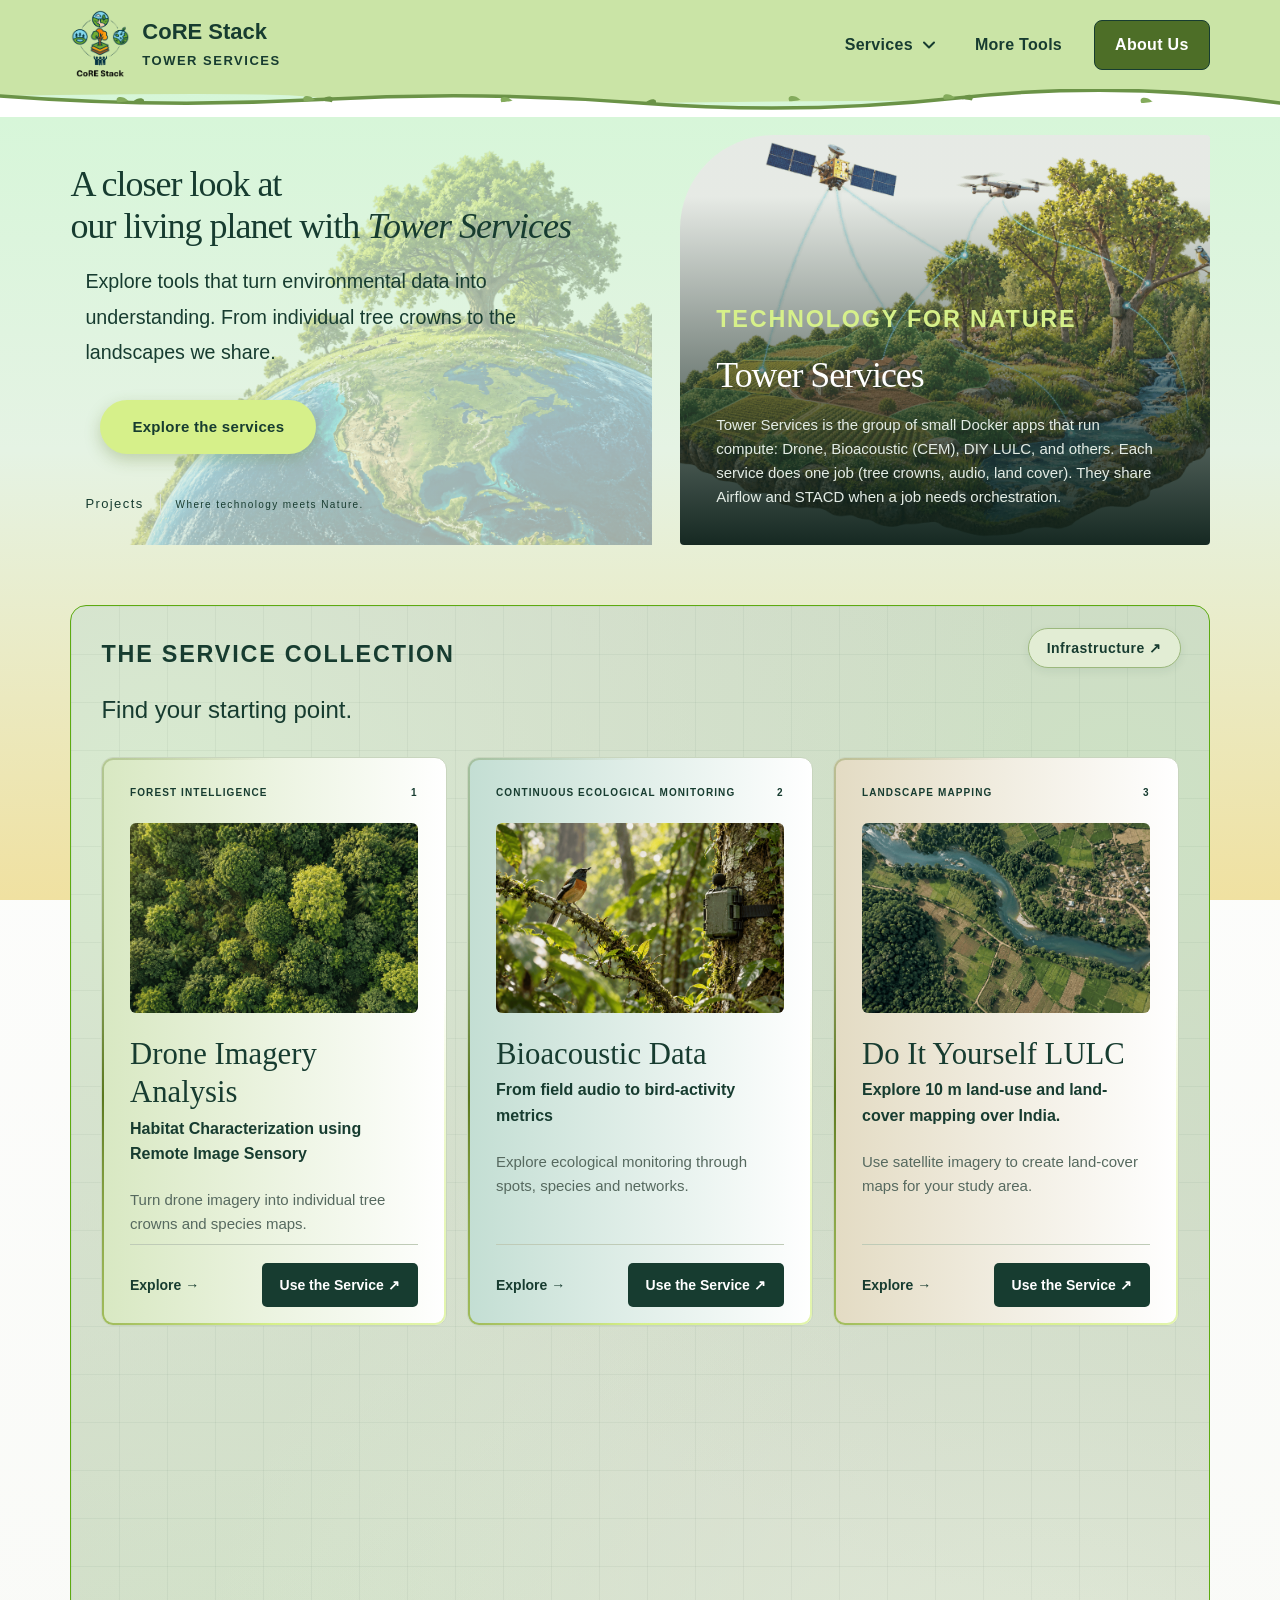
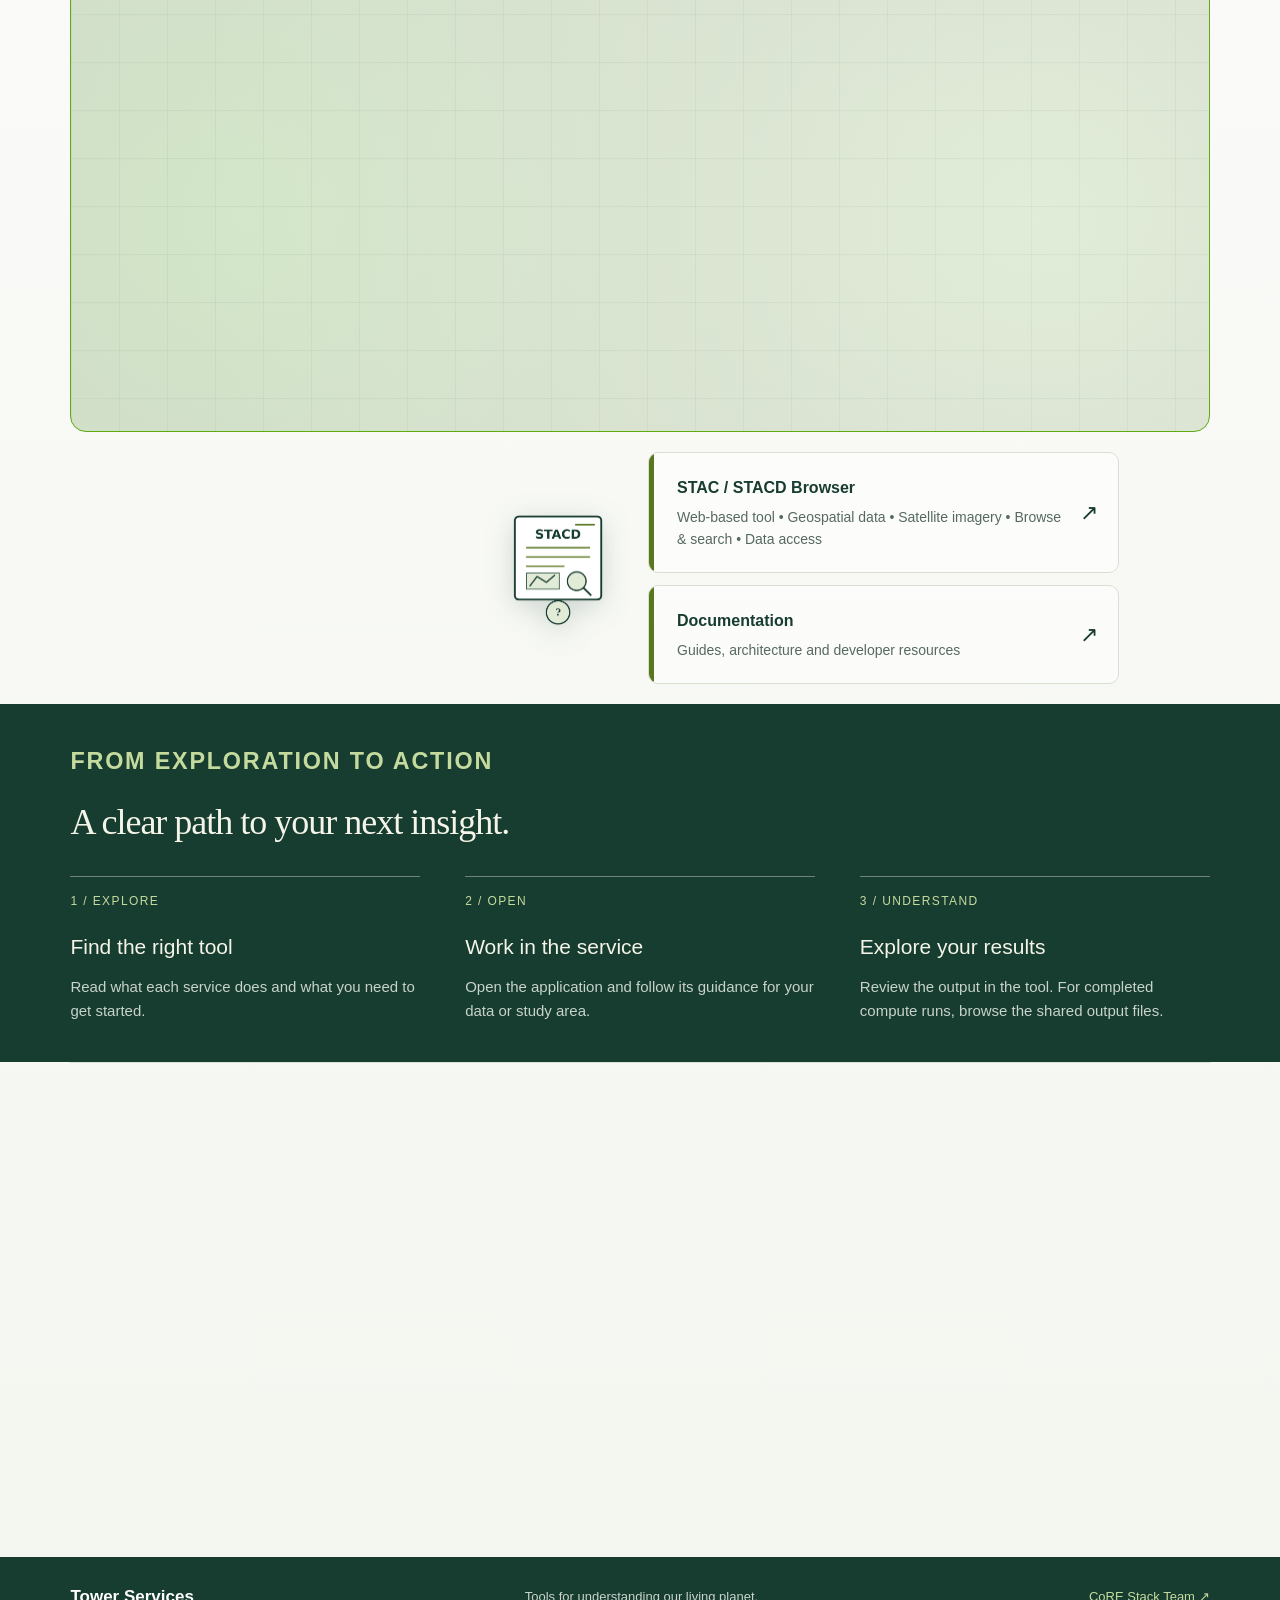
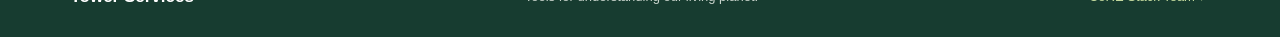
<file: index.html>
<!doctype html>
<html lang="en">
  <head>
    <meta charset="utf-8" />
    <meta name="viewport" content="width=device-width, initial-scale=1" />
    <meta name="theme-color" content="#cae4a6" />
    <title>Explore · Tower Services</title>
    <meta name="description" content="Discover CoRE Stack services for tree crowns, ecological monitoring and land-cover mapping." />
    <link rel="stylesheet" href="index.css" />
    <link rel="icon" type="image/png" href="resources/images/logo.png" />
    <!-- Not deferred on purpose: it flags `reveal-enabled` before first paint. -->
    <script src="Index.js"></script>
  </head>
  <body>
    <header class="site-header">
      <div class="wrap header-inner">
        <a class="brand" href="https://core-stack.org/" aria-label="CoRE Stack website">
          <img class="brand-logo" src="resources/images/logo.png" alt="CoRE Stack logo" />
          <span>
            CoRE Stack
            <br />
            <span class="our-services">Tower Services</span>
          </span>
        </a>

        <nav aria-label="Main navigation">
          <!-- Services dropdown: hover/focus on desktop, tap the arrow on touch (see initNavDropdown in Index.js) -->
          <div class="nav-dropdown" data-nav-dropdown>
            <a class="nav-link" href="index.html#services">Services</a>
            <button type="button" class="dropdown-toggle" aria-expanded="false" aria-controls="servicesMenu" aria-label="Show services menu">
              <svg viewBox="0 0 12 8" width="12" height="8" aria-hidden="true"><path d="M1 1.5 6 6.5 11 1.5" fill="none" stroke="currentColor" stroke-width="2" stroke-linecap="round" stroke-linejoin="round" /></svg>
            </button>

            <ul class="dropdown-menu" id="servicesMenu">
              <li>
                <a href="Services/Drone/drone.html">
                  <strong>Drone Imagery Analysis</strong>
                  <small>Tree crowns and species maps</small>
                </a>
              </li>
              <li>
                <a href="Services/Bioacaustic/bioacoustic.html">
                  <strong>Bioacoustic Data</strong>
                  <small>Field audio to bird-activity metrics</small>
                </a>
              </li>
              <li>
                <a href="Services/DIY_LULC/diy-lulc.html">
                  <strong>Do It Yourself LULC</strong>
                  <small>10 m land-cover mapping over India</small>
                </a>
              </li>
              <li>
                <a href="Services/Pest_forecasting/pest_forecasting.html">
                  <strong>Pest &amp; Disease Forecasting</strong>
                  <small>Next-week risk across Maharashtra</small>
                </a>
              </li>
              <li>
                <a href="Services/Drone_Phenology/drone-phenology.html">
                  <strong>Drone Phenology Monitoring</strong>
                  <small>Track every tree crown across seasons</small>
                </a>
              </li>
            </ul>
          </div>
          <a class="nav-link" href="index.html#more">More Tools</a>
          <a class="nav-link nav-doc" href="index.html#about">About Us</a>
        </nav>
      </div>

      <!-- Leafy vine under the header -->
      <svg class="header-branch-border" viewBox="0 0 1200 32" preserveAspectRatio="none" aria-hidden="true">
        <path d="M0,0 L1200,0 L1200,16 Q900,10 600,16 T300,12 T0,8 Z" fill="var(--header-bg)" />
        <path d="M0,8 Q150,22 300,12 T600,16 T900,10 T1200,16 L1200,32 L0,32 Z" fill="#ffffff" />
        <path d="M0,8 Q150,22 300,12 T600,16 T900,10 T1200,16" fill="none" stroke="#6b9347" stroke-width="4" stroke-linecap="round" />
        <path d="M120,13 C115,7 107,8 110,15 C115,15 123,13 120,13 Z" fill="#84ab5c" />
        <path d="M125,14 C130,8 138,10 134,17 C129,16 121,16 125,14 Z" fill="#6b9347" />
        <path d="M295,12 C290,6 282,7 285,14 C290,14 298,12 295,12 Z" fill="#84ab5c" />
        <path d="M302,12 C307,6 315,8 311,15 C306,14 298,14 302,12 Z" fill="#6b9347" />
        <path d="M480,13 C475,7 467,8 470,15 C475,15 483,13 480,13 Z" fill="#84ab5c" />
        <path d="M605,16 C610,9 618,11 614,18 C609,17 601,17 605,16 Z" fill="#6b9347" />
        <path d="M750,12 C745,6 737,7 740,14 C745,14 753,12 750,12 Z" fill="#84ab5c" />
        <path d="M895,10 C890,4 882,5 885,12 C890,12 898,10 895,10 Z" fill="#84ab5c" />
        <path d="M902,10 C907,4 915,6 911,13 C906,12 898,12 902,10 Z" fill="#6b9347" />
        <path d="M1080,14 C1075,8 1067,9 1070,16 C1075,16 1083,14 1080,14 Z" fill="#84ab5c" />
      </svg>
    </header>

    <main id="main">
      <!-- ================= Hero ================= -->
      <section class="hero wrap">
        <canvas id="bg-particles" aria-hidden="true"></canvas>

        <div class="hero-copy">
          <h1 class="hero-title">
            A closer look at<br />our living planet with<em> Tower Services</em>
          </h1>
          <p class="lead">
            Explore tools that turn environmental data into understanding. From
            individual tree crowns to the landscapes we share.
          </p>
          <a class="button lime" href="#services">Explore the services</a>
          <div class="hero-meta">
            <span>Projects</span> Where technology meets Nature.
          </div>
        </div>

        <div class="hero-image">
          <div class="hero-image-content">
            <p class="eyebrow">TECHNOLOGY FOR NATURE</p>
            <h2 id="tower-title">Tower Services</h2>
            <p class="hero-image-description">
              Tower Services is the group of small Docker apps that run compute: Drone, Bioacoustic (CEM), DIY LULC, and others. Each service does one job (tree crowns, audio, land cover). They share Airflow and STACD when a job needs orchestration.
            </p>
          </div>
        </div>
      </section>

      <!-- ================= Service cards ================= -->
      <section class="catalog wrap" id="services">
        <button type="button" class="corner-infra-link" id="openInfraModal" aria-haspopup="dialog">
          Infrastructure ↗
        </button>

        <div class="section-heading">
          <div>
            <p class="eyebrow">THE SERVICE COLLECTION</p>
            <h3>Find your starting point.</h3>
          </div>
        </div>

        <div class="cards">
          <!-- Drone -->
          <article class="card c1 drone-card">
            <div class="peeking-drone" aria-hidden="true">
              <svg viewBox="0 0 140 70" xmlns="http://www.w3.org/2000/svg">
                <!-- legs -->
                <path d="M58 40 L50 57 M82 40 L90 57 M44 57 H58 M82 57 H96" fill="none" stroke="#173c30" stroke-width="3" stroke-linecap="round" />
                <!-- arm -->
                <line x1="30" y1="30" x2="110" y2="30" stroke="#173c30" stroke-width="5" stroke-linecap="round" />
                <!-- motors -->
                <rect x="23" y="21" width="14" height="11" rx="3" fill="#2c4a3d" />
                <rect x="103" y="21" width="14" height="11" rx="3" fill="#2c4a3d" />
                <!-- propellers -->
                <ellipse class="prop" cx="30" cy="17" rx="25" ry="3.5" fill="#5a771e" opacity="0.6" />
                <ellipse class="prop prop-b" cx="110" cy="17" rx="25" ry="3.5" fill="#5a771e" opacity="0.6" />
                <!-- body -->
                <rect x="50" y="22" width="40" height="19" rx="9" fill="#173c30" />
                <rect x="60" y="27" width="20" height="5" rx="2.5" fill="#d6f08a" />
                <!-- camera -->
                <circle cx="70" cy="47" r="7" fill="#2c4a3d" />
                <circle cx="70" cy="47" r="3.5" fill="#d6f08a" />
              </svg>
            </div>

            <div class="card-top">
              <span>FOREST INTELLIGENCE</span>
              <span>1</span>
            </div>

            <img class="service-image" src="resources/images/Drone.png" alt="Aerial view of a forest canopy captured by drone" width="800" height="500" loading="lazy" decoding="async" />
            <h3>Drone Imagery Analysis</h3>
            <h4>Habitat Characterization using Remote Image Sensory</h4>
            <p>Turn drone imagery into individual tree crowns and species maps.</p>

            <div class="card-actions">
              <a class="explore-link" href="Services/Drone/drone.html">Explore →</a>
              <a class="try-link" href="https://www.cse.iitd.ernet.in/act4dws5/drone/" target="_blank" rel="noopener noreferrer">
                Use the Service ↗
              </a>
            </div>
          </article>

          <!-- Bioacoustic -->
          <article class="card c2 bioacoustic-card">
            <div class="peeking-bird" aria-hidden="true">
              <img src="resources/images/bird.png" alt="" />
            </div>

            <div class="card-top">
              <span>CONTINUOUS ECOLOGICAL MONITORING</span>
              <span>2</span>
            </div>

            <img class="service-image" src="resources/images/Bioacoustic.png" alt="Forest scene used for bioacoustic monitoring" width="800" height="500" loading="lazy" decoding="async" />
            <h3>Bioacoustic Data</h3>
            <h4>From field audio to bird-activity metrics</h4>
            <p>Explore ecological monitoring through spots, species and networks.</p>

            <div class="card-actions">
              <a class="explore-link" href="Services/Bioacaustic/bioacoustic.html">Explore →</a>
              <a class="try-link" href="https://www.cse.iitd.ernet.in/act4dws5/bio-master/" target="_blank" rel="noopener noreferrer">
                Use the Service ↗
              </a>
            </div>
          </article>

          <!-- DIY LULC -->
          <article class="card c3 lulc-card">
            <div class="peeking-satellite" aria-hidden="true">
              <svg viewBox="0 0 140 70" xmlns="http://www.w3.org/2000/svg">
                <!-- signal arcs -->
                <path class="signal s1" d="M62 11 Q70 4 78 11" fill="none" stroke="#5a771e" stroke-width="2.5" stroke-linecap="round" />
                <path class="signal s2" d="M56 8 Q70 -4 84 8" fill="none" stroke="#5a771e" stroke-width="2.5" stroke-linecap="round" />
                <!-- antenna -->
                <line x1="70" y1="26" x2="70" y2="15" stroke="#173c30" stroke-width="2.5" stroke-linecap="round" />
                <circle cx="70" cy="14" r="3" fill="#d6f08a" stroke="#173c30" stroke-width="1.5" />
                <!-- connectors -->
                <line x1="48" y1="38" x2="58" y2="38" stroke="#173c30" stroke-width="3" />
                <line x1="82" y1="38" x2="92" y2="38" stroke="#173c30" stroke-width="3" />
                <!-- solar panels -->
                <rect x="6" y="27" width="42" height="22" rx="2" fill="#2f6f8f" stroke="#173c30" stroke-width="2" />
                <path d="M20 27 V49 M34 27 V49 M6 38 H48" stroke="#9cc7d8" stroke-width="1.2" />
                <rect x="92" y="27" width="42" height="22" rx="2" fill="#2f6f8f" stroke="#173c30" stroke-width="2" />
                <path d="M106 27 V49 M120 27 V49 M92 38 H134" stroke="#9cc7d8" stroke-width="1.2" />
                <!-- body -->
                <rect x="58" y="26" width="24" height="24" rx="5" fill="#173c30" />
                <rect x="58" y="26" width="24" height="7" rx="3" fill="#f4a261" />
                <!-- sensor -->
                <circle cx="70" cy="56" r="6" fill="#2c4a3d" />
                <circle cx="70" cy="56" r="3" fill="#d6f08a" />
              </svg>
            </div>

            <div class="card-top">
              <span>LANDSCAPE MAPPING</span>
              <span>3</span>
            </div>

            <img class="service-image" src="resources/images/LULC.png" alt="Land-use and land-cover map of an Indian landscape" width="800" height="500" loading="lazy" decoding="async" />
            <h3>Do It Yourself LULC</h3>
            <h4>Explore 10 m land-use and land-cover mapping over India.</h4>
            <p>Use satellite imagery to create land-cover maps for your study area.</p> 

            <div class="card-actions">
              <a class="explore-link" href="Services/DIY_LULC/diy-lulc.html">Explore →</a>
              <a class="try-link" href="https://www.cse.iitd.ernet.in/act4dws5/diy-lulc/" target="_blank" rel="noopener noreferrer">
                Use the Service ↗
              </a>
            </div>
          </article>

          <!-- Pest & Disease Forecasting -->
          <article class="card c4 pest-card">
            <div class="peeking-bug" aria-hidden="true">
              <svg viewBox="0 0 140 70" xmlns="http://www.w3.org/2000/svg">
                <!-- legs (behind the body). Tripod gait: leg-a and leg-b take turns -->
                <g fill="none" stroke="#173c30" stroke-width="3" stroke-linecap="round" stroke-linejoin="round">
                  <path class="leg leg-a l1" d="M50 53 L42 58 L38 64" />
                  <path class="leg leg-b l2" d="M72 53 L68 59 L66 64" />
                  <path class="leg leg-a l3" d="M100 53 L106 58 L110 64" />
                  <path class="leg leg-b l4" d="M58 53 L52 59 L50 64" stroke="#2c4a3d" />
                  <path class="leg leg-a l5" d="M86 53 L84 59 L84 64" stroke="#2c4a3d" />
                  <path class="leg leg-b l6" d="M112 53 L116 58 L120 64" stroke="#2c4a3d" />
                </g>

                <g class="beetle-body">
                  <!-- underbody -->
                  <path d="M50 47 H116 Q114 54 104 54 H62 Q52 54 50 47 Z" fill="#173c30" />
                  <!-- shell -->
                  <path d="M56 47 C56 24 72 17 92 19 C110 21 120 33 118 47 Z" fill="#cd4a3e" stroke="#173c30" stroke-width="2.5" stroke-linejoin="round" />
                  <path d="M88 19 V47" stroke="#173c30" stroke-width="2" />
                  <circle cx="75" cy="34" r="3.4" fill="#173c30" />
                  <circle cx="101" cy="32" r="3.4" fill="#173c30" />
                  <circle cx="72" cy="43" r="2.4" fill="#173c30" />
                  <circle cx="106" cy="42" r="2.4" fill="#173c30" />
                  <path d="M66 30 Q74 22 84 22" fill="none" stroke="#ffffff" stroke-opacity="0.4" stroke-width="2" stroke-linecap="round" />
                  <!-- neck shield + head (faces left) -->
                  <path d="M42 47 C42 35 50 29 60 30 C64 33 65 41 64 47 Z" fill="#2c4a3d" stroke="#173c30" stroke-width="2.5" stroke-linejoin="round" />
                  <ellipse cx="39" cy="44" rx="8" ry="7" fill="#173c30" />
                  <circle cx="36" cy="42" r="1.8" fill="#d6f08a" />
                  <!-- antennae -->
                  <g class="antenna">
                    <line x1="36" y1="38" x2="26" y2="27" stroke="#173c30" stroke-width="2.5" stroke-linecap="round" />
                    <circle cx="25" cy="26" r="2.4" fill="#f4a261" />
                  </g>
                  <g class="antenna antenna-b">
                    <line x1="41" y1="37" x2="35" y2="24" stroke="#173c30" stroke-width="2.5" stroke-linecap="round" />
                    <circle cx="34" cy="23" r="2.4" fill="#f4a261" />
                  </g>
                </g>
              </svg>
            </div>

            <div class="card-top">
              <span>AGRICULTURAL DECISION SUPPORT</span>
              <span>4</span>
            </div>

            <img class="service-image" src="resources/images/pest.png" alt="Risk map of Maharashtra with a next-week pest forecast panel" width="800" height="500" loading="lazy" decoding="async" />
            <h3>Pest &amp; Disease Forecasting</h3>
            <h4>Next-week pest and disease risk across Maharashtra</h4>
            <p>Choose a crop, see where its pests are expected next week, and click any subdistrict for symptoms and management advice.</p>

            <div class="card-actions">
              <a class="explore-link" href="Services/Pest_forecasting/pest_forecasting.html">Explore →</a>
              <a class="try-link" href="https://www.cse.iitd.ernet.in/act4dws5/maharashtra-pest/" target="_blank" rel="noopener noreferrer">
                Use the Service ↗
              </a>
            </div>
          </article>

          <!-- Drone Phenology Monitoring (uses the Bioacoustic colour theme) -->
          <article class="card c5 drone-card phenology-card">
            <div class="peeking-drone" aria-hidden="true">
              <svg viewBox="0 0 140 70" xmlns="http://www.w3.org/2000/svg">
                <!-- legs -->
                <path d="M58 40 L50 57 M82 40 L90 57 M44 57 H58 M82 57 H96" fill="none" stroke="#173c30" stroke-width="3" stroke-linecap="round" />
                <!-- arm -->
                <line x1="30" y1="30" x2="110" y2="30" stroke="#173c30" stroke-width="5" stroke-linecap="round" />
                <!-- motors -->
                <rect x="23" y="21" width="14" height="11" rx="3" fill="#2c4a3d" />
                <rect x="103" y="21" width="14" height="11" rx="3" fill="#2c4a3d" />
                <!-- propellers -->
                <ellipse class="prop" cx="30" cy="17" rx="25" ry="3.5" fill="#5a771e" opacity="0.6" />
                <ellipse class="prop prop-b" cx="110" cy="17" rx="25" ry="3.5" fill="#5a771e" opacity="0.6" />
                <!-- body -->
                <rect x="50" y="22" width="40" height="19" rx="9" fill="#173c30" />
                <rect x="60" y="27" width="20" height="5" rx="2.5" fill="#d6f08a" />
                <!-- camera -->
                <circle cx="70" cy="47" r="7" fill="#2c4a3d" />
                <circle cx="70" cy="47" r="3.5" fill="#d6f08a" />
              </svg>
            </div>

            <div class="card-top">
              <span>FOREST INTELLIGENCE</span>
              <span>5</span>
            </div>
            <img class="service-image" src="resources/images/phenology.jpeg" alt="Drone orthomosaic of a forest with detected tree crowns" width="800" height="500" loading="lazy" decoding="async" />
            <h3>Drone Phenology Monitoring</h3>
            <h4>End to end system of drone imagery collection, processing and phenology monitoring.</h4>
            <p>Upload repeated drone orthomosaics of one site to detect, track and classify every tree crown and map its phenology.</p>

            <div class="card-actions">
              <a class="explore-link" href="Services/Drone_Phenology/drone-phenology.html">Explore →</a>
              <a class="try-link" href="https://www.cse.iitd.ernet.in/act4dws5/dpm/" target="_blank" rel="noopener noreferrer">
                Use the Service ↗
              </a>
            </div>
          </article>
        </div>
      </section>

      <!-- ================= Resources ================= -->
      <section class="resources wrap" id="more">
        <div class="resources-info">
          <p class="eyebrow animate-text">SUPPORTING YOUR WORK</p>
          <h2 class="animate-text animate-delay-1">Behind every insight.</h2>
          <p class="animate-text animate-delay-2">Shared tools and guidance for working with the services.</p>
        </div>

        <div class="resource-center-action">
          <button type="button" class="stacd-standalone-icon" id="openStacdModal" aria-label="Open STACD information" aria-haspopup="dialog">
            <img src="resources/images/StacD2.png" alt="" />
          </button>
        </div>

        <div class="resource-links">
          <a href="https://www.cse.iitd.ernet.in/act4dws5/stacd/" target="_blank" rel="noopener noreferrer">
            <span>
              <strong>STAC / STACD Browser</strong>
              <small> Web-based tool • Geospatial data • Satellite imagery • Browse & search • Data access</small>
            </span>
            <span class="arrow-icon" aria-hidden="true">↗</span>
          </a>
          <a href="https://docs.core-stack.org/infra/tower-services/" target="_blank" rel="noopener noreferrer">
            <span>
              <strong>Documentation</strong>
              <small>Guides, architecture and developer resources</small>
            </span>
            <span class="arrow-icon" aria-hidden="true">↗</span>
          </a>
        </div>
      </section>

      <!-- ================= STACD modal ================= -->
      <div class="modal-overlay" id="stacdModalOverlay" aria-hidden="true">
        <div class="modal-container" role="dialog" aria-modal="true" aria-labelledby="stacdModalTitle">
          <button type="button" class="modal-close-btn" id="closeStacdModal" aria-label="Close dialog">&times;</button>

          <div class="modal-header">
            <span class="eyebrow">RESEARCH &amp; ORCHESTRATION</span>
            <h2 id="stacdModalTitle">STACD Overview</h2>
            <p class="modal-subtitle">SpatioTemporal Asset Catalog with DAGs · IIT Delhi Research</p>
          </div>

          <div class="modal-body">
            <article class="modal-section">
              <h3>What is STACD?</h3>
              <p>
                Geospatial datasets have complex lineages that are crucial for reproducibility and understanding data provenance, yet current metadata standards like STAC (SpatioTemporal Asset Catalog) provide limited support for capturing complete processing workflows. We propose STACD (STAC extension with DAGs), an extension to STAC specifications that incorporates Directed Acyclic Graph (DAG) representations along with defining algorithms and version changes in the workflows. We also provide a reference implementation on Apache Airflow to demonstrate STACD capabilities such as selective recomputation when some datasets or algorithms in a DAG are updated, complete lineage construction for a dataset, and opportunities for improved collaboration and distributed processing that arise with this standard.
              </p>
            </article>

            <div class="modal-diagram-container">
              <img src="resources/images/stacd.png" />
              <img src="resources/images/stacd_workflow.png" alt="STACD workflow diagram" class="modal-diagram-img" />
            </div>

            <article class="modal-section">
              <h3>How a run flow through the platform?</h3>
              <div class="method-flow stacd-flow" role="img" aria-label="Five steps: service backend, Airflow DAG, STACD register, STAC item, browsers">
                <div class="flow-step"><span class="flow-num">1</span><span class="flow-title">Service backend</span><span class="flow-sub">Exposes one compute API.</span></div>
                <div class="flow-step"><span class="flow-num">2</span><span class="flow-title">Airflow DAG</span><span class="flow-sub">Generated from YAML; calls the API.</span></div>
                <div class="flow-step"><span class="flow-num">3</span><span class="flow-title">STACD register</span><span class="flow-sub">Versions the output in the database.</span></div>
                <div class="flow-step"><span class="flow-num">4</span><span class="flow-title">STAC item</span><span class="flow-sub">Written to the catalog with provenance.</span></div>
                <div class="flow-step"><span class="flow-num">5</span><span class="flow-title">Browsers</span><span class="flow-sub">STAC and STACD browsers show data and lineage.</span></div>
              </div>
              <p class="method-note">All compute goes through Airflow and STACD. Onboarding a service needs three YAML files: DAG, algorithm repo and dataset repo.</p>
              <!-- Index.js puts the YouTube player here the first time the popup opens (link: STACD_VIDEO in Index.js) -->
              <div class="modal-video" data-video-stage data-video-title="STACD" hidden></div>
              <h3>Key Features</h3>
              <ul class="modal-list">
                <li><strong>Selective Recomputation:</strong> When an algorithm is updated, STACD re-runs only the affected steps instead of processing the entire workflow again.</li>
                <li><strong>Automated Workflows:</strong> Developers define pipelines using simple YAML configurations, which automatically compile into executable Apache Airflow DAGs.</li>
                <li><strong>Full Data Provenance:</strong> Tracks dataset versions and history across multiple computational tools and isolated Docker containers.</li>
              </ul>
            </article>

            <article class="modal-section">
              <h3>Real-World Impact</h3>
              <p>
                STACD serves as the data orchestration backbone for the <strong>CoRE Stack</strong> project at IIT Delhi, powering drone canopy processing, bioacoustics monitoring, and landscape mapping across more than 1,000 villages in India.
              </p>
            </article>

            <!-- Walk Through button: sits at the very end of the scrolling area -->
            <div class="modal-walkthrough">
              <button type="button" class="walkthrough-button" id="openStacdWalkthrough" aria-haspopup="dialog">Walk Through Deck.<span aria-hidden="true">→</span></button>
            </div>
          </div>

          <div class="modal-footer">
            <a href="https://dl.acm.org/doi/10.1145/3759536.3763803" target="_blank" rel="noopener noreferrer" class="modal-btn btn-primary">Research Paper ↗</a>
            <a href="https://drive.google.com/file/d/14LTqk47Nfjp4DOOyME3SMxElkxdvmTr1/view" target="_blank" rel="noopener noreferrer" class="modal-btn btn-secondary">Read Thesis PDF ↗</a>
            <a href="https://github.com/SaharshLaud/STACD_framework/tree/dev" target="_blank" rel="noopener noreferrer" class="modal-btn btn-secondary">Github Repo ↗</a>
          </div>
        </div>
      </div>

      <!-- ================= STACD Walk Through popup (opens on top of the STACD modal) ================= -->
      <div class="modal-overlay" id="stacdWalkthroughModal" aria-hidden="true">
        <div class="modal-container walkthrough-modal" role="dialog" aria-modal="true" aria-label="Walk through slides">
          <button type="button" class="modal-close-btn" id="closeStacdWalkthrough" aria-label="Close">&times;</button>
          <div class="slides-head">
            <div>
              <p class="eyebrow">STACD Deck.</p>
            </div>
            <a class="walkthrough-button slides-open" data-slides-open href="resources/ppt/stacd.pdf" target="_blank" rel="noopener noreferrer">Open in new tab <span aria-hidden="true">↗</span></a>
          </div>
          <!-- Index.js loads the PDF from resources/ppt/ into this box the first time the popup opens -->
          <div class="slides-stage" data-slides-stage data-slides-title="STACD walk through">
            <p class="slides-loading">Loading slides…</p>
          </div>
          <p class="slides-help" data-slides-help hidden>The slides could not be loaded. Use the Open in new tab button to open them.</p>
        </div>
      </div>

      <!-- ================= Infrastructure modal ================= -->
      <div class="modal-overlay" id="infraModalOverlay" aria-hidden="true">
        <div class="modal-container" role="dialog" aria-modal="true" aria-labelledby="infraModalTitle">
          <button type="button" class="modal-close-btn" id="closeInfraModal" aria-label="Close dialog">&times;</button>

          <div class="modal-header">
            <span class="eyebrow">INFRASTRUCTURE &amp; METHODOLOGY</span>
            <h2 id="infraModalTitle">How Tower Services Run</h2>
            <p class="modal-subtitle">GPU compute nodes · Kubernetes · Airflow + STACD</p>
          </div>

          <div class="modal-body">
            <article class="modal-section">
              <h3>Overview</h3>
              <p>
                All services share one compute backbone. <strong>GPU-equipped compute nodes</strong> run the heavy workloads,
                <strong>Kubernetes</strong> orchestrates containers across those nodes, <strong>Airflow</strong> runs every
                compute job as a DAG, and <strong>STACD</strong> generates those DAGs so services do not hand-write them.
                Users never talk to Airflow directly: they use a service UI, and the service triggers the job and tracks it.
              </p>
            </article>

            <div class="modal-diagram-container">
              <img src="resources/images/architecture-diagram.png" alt="Tower Services compute architecture diagram" class="modal-diagram-img" />
            </div>

            <article class="modal-section">
              <h3>How a Compute Job Runs</h3>
              <ol class="modal-list">
                <li>The user works in a service's UI, reached through Nginx.</li>
                <li>The service <strong>triggers</strong> an Airflow DAG generated by STACD.</li>
                <li>Airflow hands the tasks to <strong>Kubernetes</strong>, which schedules them on <strong>GPU nodes</strong>.</li>
                <li>The service <strong>polls</strong> the DAG run until it ends in <code>success</code> or <code>failed</code>.</li>
                <li>On success, output is written to <code>data/&lt;app-name&gt;/</code>.</li>
                <li>The user browses and downloads results in the shared <strong>FileBrowser</strong>.</li>
              </ol>
            </article>

            <article class="modal-section">
              <h3>Components</h3>
              <table class="modal-table">
                <thead>
                  <tr><th>Component</th><th>Role</th></tr>
                </thead>
                <tbody>
                  <tr><td><strong>GPU compute nodes</strong></td><td>Execute the heavy workloads (detection, classification, etc.)</td></tr>
                  <tr><td><strong>Kubernetes</strong></td><td>Schedules and manages containers across nodes</td></tr>
                  <tr><td><strong>Airflow</strong></td><td>Runs every compute job as a DAG and tracks its status</td></tr>
                  <tr><td><strong>STACD</strong></td><td>Generates Airflow DAGs for services</td></tr>
                  <tr><td><strong>Nginx</strong></td><td>Only public entry point; routes by path prefix</td></tr>
                  <tr><td><strong>FileBrowser</strong></td><td>Shared UI to view and download outputs</td></tr>
                </tbody>
              </table>
            </article>

            <article class="modal-section">
              <h3>Design Principles</h3>
              <ul class="modal-list">
                <li><strong>One path for all compute:</strong> every job goes through Airflow, so runs are tracked and reproducible.</li>
                <li><strong>Separation of concerns:</strong> UI services trigger jobs; they do not run them.</li>
                <li><strong>Uniform outputs:</strong> one folder per app under <code>data/</code>.</li>
              </ul>
            </article>
          </div>

          <div class="modal-footer">
            <a href="https://docs.core-stack.org/infra/tower-services/deployed-architecture/" target="_blank" rel="noopener noreferrer" class="modal-btn btn-primary">Deployed Architecture ↗</a>
            <a href="https://docs.core-stack.org/infra/tower-services/" target="_blank" rel="noopener noreferrer" class="modal-btn btn-secondary">Tower Services Docs ↗</a>
          </div>
        </div>
      </div>

      <!-- ================= How it works ================= -->
      <section class="how" id="how">
        <div class="wrap">
          <div class="section-heading">
            <div>
              <p class="eyebrow">FROM EXPLORATION TO ACTION</p>
              <h2>A clear path to your next insight.</h2>
            </div>
          </div>

          <div class="steps">
            <article>
              <span>1 / EXPLORE</span>
              <h3>Find the right tool</h3>
              <p>Read what each service does and what you need to get started.</p>
            </article>
            <article>
              <span>2 / OPEN</span>
              <h3>Work in the service</h3>
              <p>Open the application and follow its guidance for your data or study area.</p>
            </article>
            <article>
              <span>3 / UNDERSTAND</span>
              <h3>Explore your results</h3>
              <p>Review the output in the tool. For completed compute runs, browse the shared output files.</p>
            </article>
          </div>
        </div>
      </section>

      <!-- ================= About us ================= -->
      <section class="about-us wrap" id="about">
        <div class="about-us-container">
          <p class="eyebrow animate-about-text">MORE ABOUT US</p>

          <div class="about-us-card animate-about-card">
            <div class="about-card-glow"></div>
            <h2 class="about-title animate-about-text animate-delay-1">CoRE Stack</h2>
            <h4 class="about-subtitle animate-about-text animate-delay-2">
               Commoning for Resilience and Equality
            </h4>
            <div class="about-us-lead">
              <p class="about-line animate-about-text" style="--line-delay: 0.45s">CoRE The CoRE Stack is an open initiative dedicated to empowering communities and researchers with geospatial data tools for sustainable land and natural resource management.</p>
              <p class="about-line animate-about-text" style="--line-delay: 0.45s">Centered on collaboration and participation, it is intended to contribute towards scientific decision-making, climate resilience, and improved social-ecological sustainability.</p>
              <p class="about-line animate-about-text" style="--line-delay: 0.45s">A large network of computer scientists, open-source product developers, environmental research organizations, civil society organizations, and philanthropic donors have come together to build the CoRE stack as a truly digital public infrastructure built and managed by the public. 
              </p>
            </div>

            <div class="about-us-actions animate-about-text animate-delay-4">
              <a href="https://core-stack.org/" target="_blank" rel="noopener noreferrer" class="about-btn btn-core-stack">
                CoRE Stack <span class="btn-arrow">↗</span>
              </a>
              <a href="https://www.explorer.core-stack.org/" target="_blank" rel="noopener noreferrer" class="about-btn btn-explorer">
                Explorer <span class="btn-arrow">↗</span>
              </a>
            </div>
          </div>
        </div>
      </section>
    </main>

    <footer class="site-footer">
      <div class="wrap footer-inner">
        <a class="brand" href="index.html">Tower Services</a>
        <span>Tools for understanding our living planet.</span>
        <a href="https://core-stack.org/our-team-2/" target="_blank" rel="noopener noreferrer">
          CoRE Stack Team ↗
        </a>
      </div>
    </footer>
  </body>
</html>
</file>
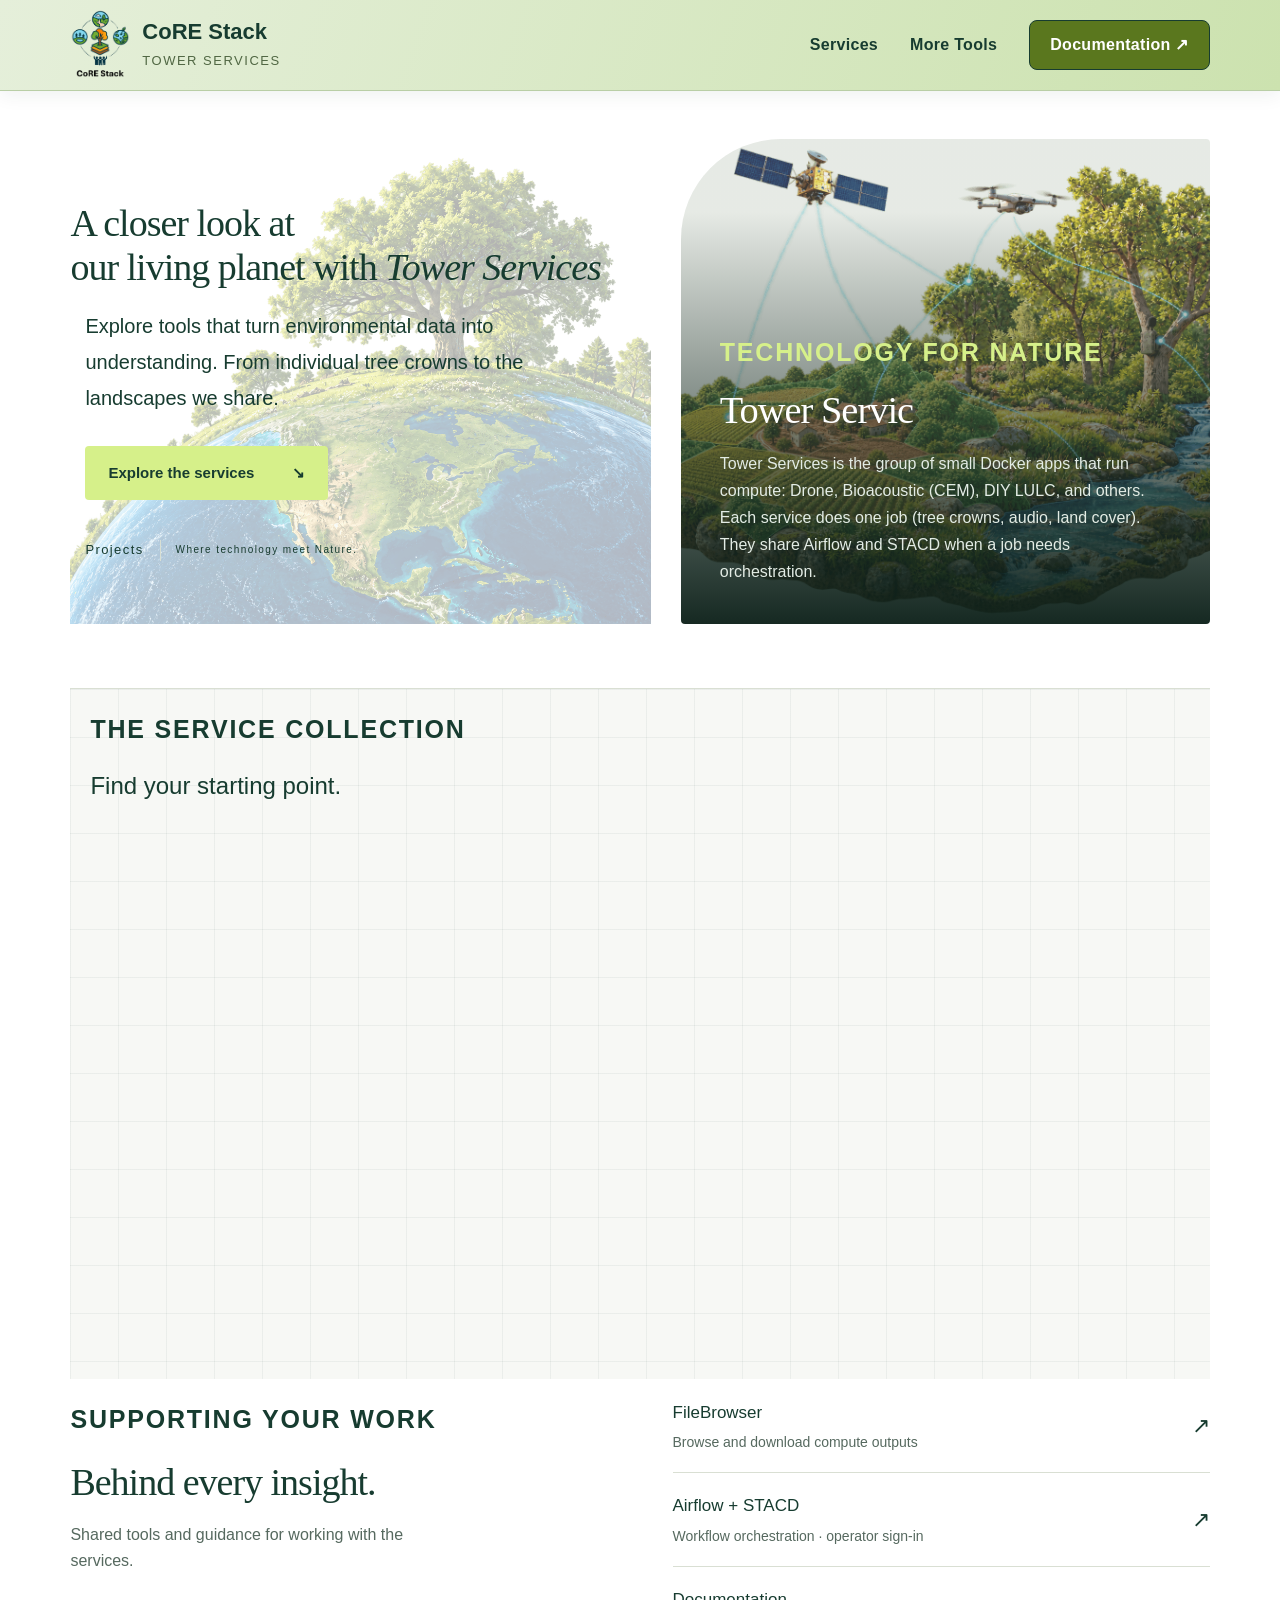
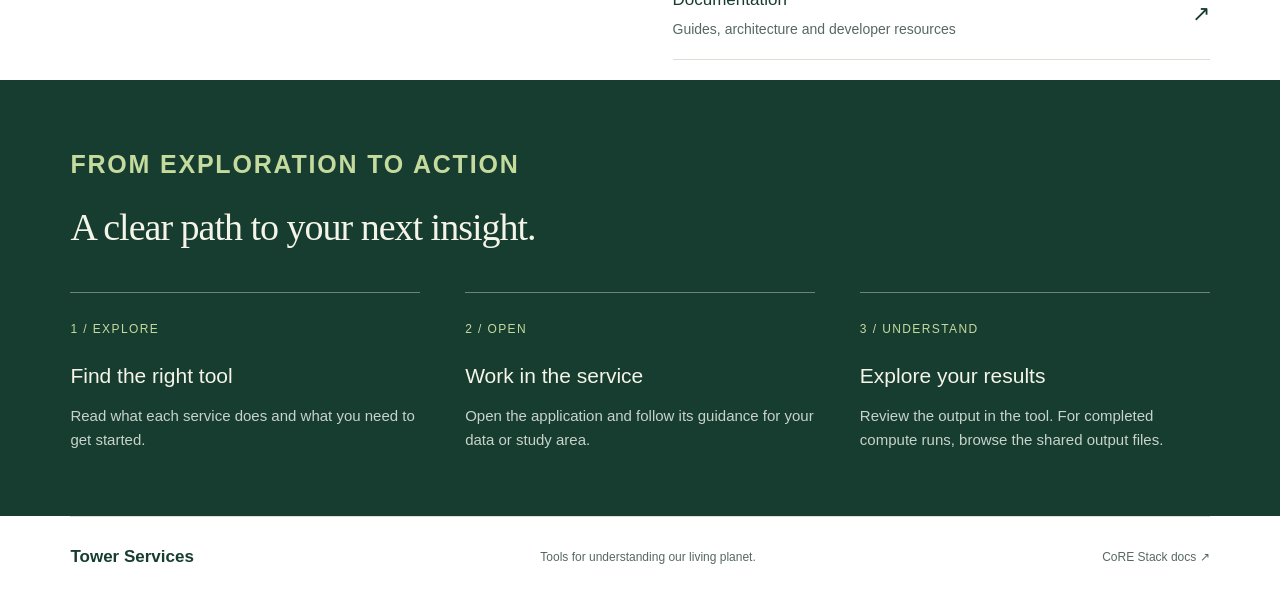
<file: Index/index.html>
<!doctype html>
<html lang="en">
  <head>
    <meta charset="utf-8" />
    <meta name="viewport" content="width=device-width, initial-scale=1" />
    <title>Explore · Tower Services</title>
    <meta
      name="description"
      content="Discover CoRE Stack services for tree crowns, ecological monitoring and land-cover mapping."
    />
    <link rel="stylesheet" href="css/index.css" />
    <link rel="icon" type="image/png" href="../resources/images/logo.png">
   <script src="Js/Index.js"></script>
  </head>
  <body>
   <header class="site-header">
  <div class="wrap header-inner">

    <a
  class="brand"
  href="https://core-stack.org/"
  aria-label="CoRE Stack website"
>
      <img
        class="brand-logo"
        src="../resources/images/logo.png"
        alt="CoRE Stack logo"
      >

      <span>
        CoRE Stack
        <br>
        <span class="our-services">Tower Services</span>
      </span>
    </a>

    <nav aria-label="Main navigation">
      <a class="nav-link" href="index.html#services">Services</a>

<a class="nav-link" href="index.html#more">More Tools</a>
      <a
        class="nav-doc nav-link"
        href="https://docs.core-stack.org/infra/tower-services/"
        target="_blank"
        rel="noopener"
      >
        Documentation ↗
      </a>
    </nav>

  </div>
</header>
    <main id="main">
      <section class="hero wrap">
        <div class="hero-copy">
          <h2>A closer look at<br />our living planet with<em> Tower Services</em></h2>
          <p class="lead">
            Explore tools that turn environmental data into understanding. From
            individual tree crowns to the landscapes we share.
          </p>
          <a class="button lime" href="#services"
            >Explore the services <span>↘</span></a
          >
          <div class="hero-meta">
            <span>Projects</span> Where technology meet Nature.
          </div>
        </div>
        <div class="hero-image">
  <div class="hero-image-content">
    <p class="eyebrow">TECHNOLOGY FOR NATURE</p>

    <h2 id="tower-title">Tower Services</h2>

    <p class="hero-image-description">
      Tower Services is the group of small Docker apps that run compute: Drone, Bioacoustic (CEM), DIY LULC, and others. Each service does one job (tree crowns, audio, land cover). They share Airflow and STACD when a job needs orchestration.
    </p>
  </div>
</div>
      </section>
      <section class="catalog wrap grid" id="services">
        <div class="section-heading">
          <div>
            <p class="eyebrow">THE SERVICE COLLECTION</p>
            <h3>Find your starting point.</h3>
          </div>
        </div>
        <div class="cards">
          <!-- Drone -->
          <article class="card c1">
            <div class="card-top">
              <span>FOREST INTELLIGENCE</span>
              <span>1</span>
            </div>

            <img
  class="service-image"
  src="../resources/images/Drone.png"
  alt="Forest canopy ka aerial view"
  loading="lazy"
>
            <h3>Drone</h3>
            <p>
              Turn drone imagery into individual tree crowns and species maps.
            </p>

            <div class="card-actions">
              <a class="explore-link" href="../Services/Drone/drone.html"> Explore → </a>

              <a
                class="try-link"
                href="https://www.cse.iitd.ernet.in/act4dws5/drone/"
                target="_blank"
                rel="noopener noreferrer"
              >
                Try now ↗
              </a>
            </div>
          </article>

          <!-- Bioacoustic -->
          <article class="card c2">
            <div class="card-top">
              <span>CONTINUOUS ECOLOGICAL MONITORING</span>
              <span>2</span>
            </div>

            <img
  class="service-image"
  src="../resources/images/Bioacoustic.png"
  alt="Forest canopy ka aerial view"
  loading="lazy"
>
            <h3>Bioacoustic</h3>
            <p>
              Explore ecological monitoring through spots, species and networks.
            </p>

            <div class="card-actions">
              <a class="explore-link" href="../Services/Bioacaustic/bioacoustic.html"> Explore → </a>

              <a
                class="try-link"
                href="https://www.cse.iitd.ernet.in/act4dws5/bio-master/"
                target="_blank"
                rel="noopener noreferrer"
              >
                Try now ↗
              </a>
            </div>
          </article>

          <!-- DIY LULC -->
          <article class="card c3">
            <div class="card-top">
              <span>LANDSCAPE MAPPING</span>
              <span>3</span>
            </div>

            <img
  class="service-image"
  src="../resources/images/LULC.png"
  alt="Forest canopy ka aerial view"
  loading="lazy"
>
            <h3>DIY LULC</h3>
            <p>Explore 10 m land-use and land-cover mapping over India.</p>

            <div class="card-actions">
              <a class="explore-link" href="../Services/DIY_LULC/diy-lulc.html"> Explore → </a>

              <a
                class="try-link"
                href="https://www.cse.iitd.ernet.in/act4dws5/diy-lulc/"
                target="_blank"
                rel="noopener noreferrer"
              >
                Try now ↗
              </a>
            </div>
          </article>
        </div>
      </section>
      <section class="resources wrap" id="more">
        <div>
          <p class="eyebrow">SUPPORTING YOUR WORK</p>
          <h2>Behind every insight.</h2>
          <p>Shared tools and guidance for working with the services.</p>
        </div>
        <div class="resource-links">
          <a
            href="https://www.cse.iitd.ernet.in/act4dws5/file/"
            target="_blank"
            rel="noopener"
            ><span
              ><strong>FileBrowser</strong
              ><small>Browse and download compute outputs</small></span
            >↗</a
          >
          <a href="https://www.cse.iitd.ernet.in/act4dws5/airflow/home"
            target="_blank"
            rel="noopener"
            ><span
              ><strong>Airflow + STACD</strong
              ><small>Workflow orchestration · operator sign-in</small></span
            >↗</a
          >
          <a
            href="https://docs.core-stack.org/infra/tower-services/"
            target="_blank"
            rel="noopener"
            ><span>
              <strong>Documentation</strong>
              <small>Guides, architecture and developer resources</small>
              </span>↗
              </a>
        </div>
      </section>
       <section class="how" id="how">
        <div class="wrap">
          <div class="section-heading">
            <div>
              <p class="eyebrow">FROM EXPLORATION TO ACTION</p>
              <h2>A clear path to your next insight.</h2>
            </div>
          </div>
          <div class="steps">
            <article>
              <span>1 / EXPLORE</span>
              <h3>Find the right tool</h3>
              <p>
                Read what each service does and what you need to get started.
              </p>
            </article>
            <article>
              <span>2 / OPEN</span>
              <h3>Work in the service</h3>
              <p>
                Open the application and follow its guidance for your data or
                study area.
              </p>
            </article>
            <article>
              <span>3 / UNDERSTAND</span>
              <h3>Explore your results</h3>
              <p>
                Review the output in the tool. For completed compute runs,
                browse the shared output files.
              </p>
            </article>
          </div>
        </div>
      </section>
    </main>
    <footer class="wrap">
      <a class="brand" href="index.html">Tower Services</a
      >
      <span>Tools for understanding our living planet.</span
      ><a
        href="https://docs.core-stack.org/infra/tower-services/"
        target="_blank"
        rel="noopener"
        >CoRE Stack docs ↗</a
      >
    </footer>
  </body>
</html>
</file>
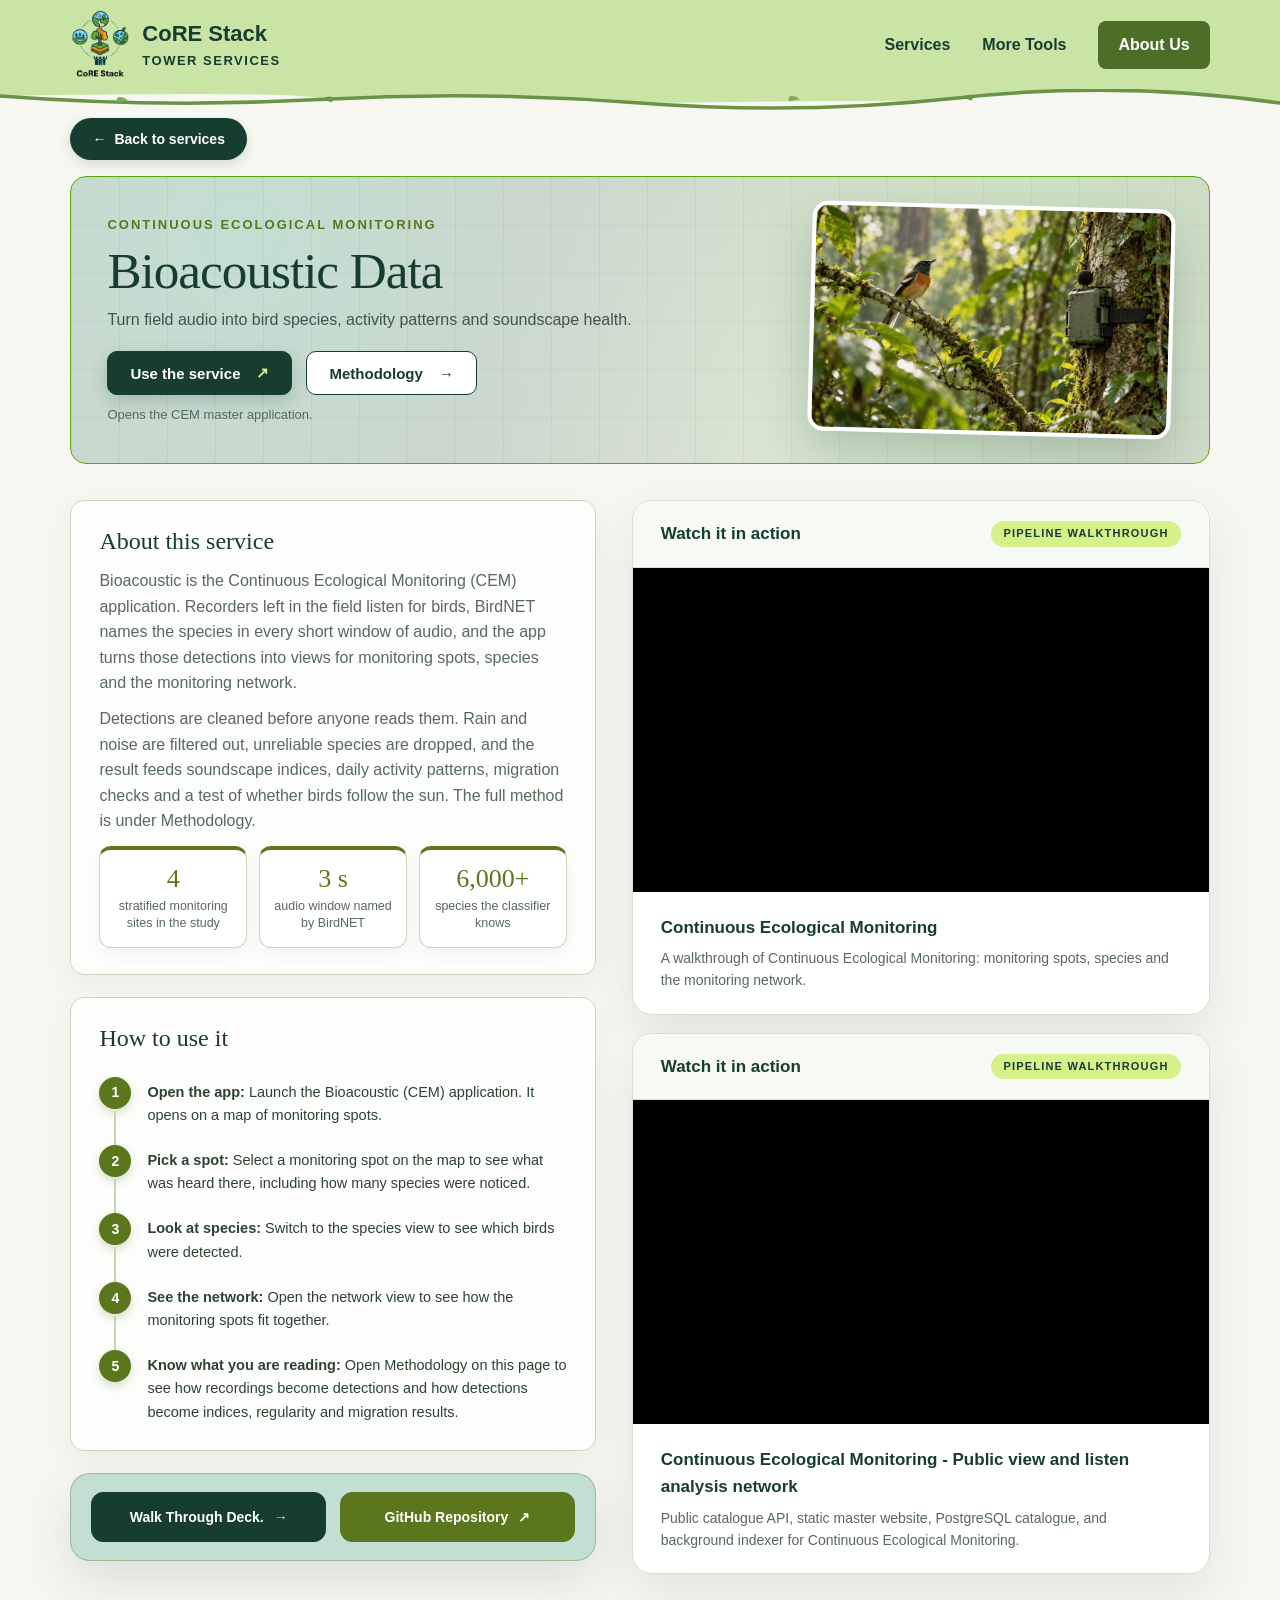
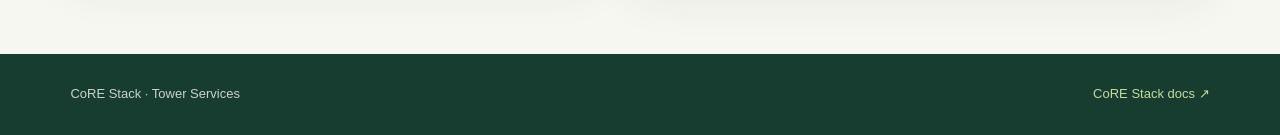
<file: Services/Bioacaustic/bioacoustic.html>
<html lang="en">
  <head>
    <meta charset="utf-8">
    <meta name="viewport" content="width=device-width, initial-scale=1">
    <meta name="theme-color" content="#cae4a6">
    <meta name="description" content="Turn field audio into bird species, activity patterns and soundscape health. Continuous Ecological Monitoring (CEM) with views for monitoring spots, species and the monitoring network.">
    <title>Bioacoustic · Tower Services</title>
    <link rel="stylesheet" href="../services.css">
    <script src="../services.js" defer></script>
    <link rel="icon" type="image/png" href="../../resources/images/logo.png">
  </head>
  <body data-service="bioacoustic">
    <header class="site-header">
      <div class="wrap header-inner">
        <a class="brand" href="https://core-stack.org/" aria-label="CoRE Stack website">
          <img class="brand-logo" src="../../resources/images/logo.png" alt="CoRE Stack logo">
          <span>CoRE Stack<small>Tower Services</small></span>
        </a>
        <nav aria-label="Main navigation">
          <a class="nav-link" href="../../index.html#services">Services</a>
          <a class="nav-link" href="../../index.html#more">More Tools</a>
          <a class="nav-doc nav-link" href="../../index.html#about">About Us</a>
        </nav>
      </div>
      <svg class="header-branch-border" viewBox="0 0 1200 32" preserveAspectRatio="none" aria-hidden="true">
        <path d="M0,0 L1200,0 L1200,16 Q900,10 600,16 T300,12 T0,8 Z" fill="#cae4a6"/>
        <path d="M0,8 Q150,22 300,12 T600,16 T900,10 T1200,16 L1200,32 L0,32 Z" fill="#f6f7f0"/>
        <path d="M0,8 Q150,22 300,12 T600,16 T900,10 T1200,16" fill="none" stroke="#6b9347" stroke-width="4" stroke-linecap="round"/>
        <path d="M120,13 C115,7 107,8 110,15 Z" fill="#84ab5c"/><path d="M302,12 C307,6 315,8 311,15 Z" fill="#6b9347"/>
        <path d="M750,12 C745,6 737,7 740,14 Z" fill="#84ab5c"/><path d="M902,10 C907,4 915,6 911,13 Z" fill="#6b9347"/>
      </svg>
    </header>

    <main class="wrap">
      <a class="back" href="../../index.html#services"><span aria-hidden="true">←</span> Back to services</a>

      <section class="service-hero" aria-labelledby="service-title">
        <div>
          <p class="eyebrow">Continuous ecological monitoring</p>
          <h1 class="service-name" id="service-title">Bioacoustic Data</h1>
          <p class="lead">Turn field audio into bird species, activity patterns and soundscape health.</p>
          <div class="service-actions">
            <a class="try-button" href="https://www.cse.iitd.ernet.in/act4dws5/bio-master/" target="_blank" rel="noopener noreferrer">Use the service <span aria-hidden="true">↗</span></a>
            <button type="button" class="method-button" id="openMethod" aria-haspopup="dialog">Methodology <span aria-hidden="true">→</span></button>
          </div>
          <p class="access">Opens the CEM master application.</p>
        </div>
        <div class="hero-art"><img src="../../resources/images/Bioacoustic.png" alt="Bioacoustic preview"></div>
      </section>

      <div class="service-layout">
        <section class="intro" aria-label="About Bioacoustic">
          <div class="about-card">
            <h2>About this service</h2>
            <p class="about-copy">Bioacoustic is the Continuous Ecological Monitoring (CEM) application. Recorders left in the field listen for birds, BirdNET names the species in every short window of audio, and the app turns those detections into views for monitoring spots, species and the monitoring network.</p>
            <p class="about-copy">Detections are cleaned before anyone reads them. Rain and noise are filtered out, unreliable species are dropped, and the result feeds soundscape indices, daily activity patterns, migration checks and a test of whether birds follow the sun. The full method is under Methodology.</p>
            <div class="stat-row">
              <div class="stat"><span class="stat-value">4</span><span class="stat-label">stratified monitoring sites in the study</span></div>
              <div class="stat"><span class="stat-value">3 s</span><span class="stat-label">audio window named by BirdNET</span></div>
              <div class="stat"><span class="stat-value">6,000+</span><span class="stat-label">species the classifier knows</span></div>
            </div>
          </div>
          <div class="usage-guide">
            <div class="usage-head">
              <h3>How to use it</h3>
            </div>
            <div class="timeline-steps">
              <div class="timeline-step"><span class="step-num">1</span><div class="step-text"><strong>Open the app:</strong> Launch the Bioacoustic (CEM) application. It opens on a map of monitoring spots.</div></div>
              <div class="timeline-step"><span class="step-num">2</span><div class="step-text"><strong>Pick a spot:</strong> Select a monitoring spot on the map to see what was heard there, including how many species were noticed.</div></div>
              <div class="timeline-step"><span class="step-num">3</span><div class="step-text"><strong>Look at species:</strong> Switch to the species view to see which birds were detected.</div></div>
              <div class="timeline-step"><span class="step-num">4</span><div class="step-text"><strong>See the network:</strong> Open the network view to see how the monitoring spots fit together.</div></div>
              <div class="timeline-step"><span class="step-num">5</span><div class="step-text"><strong>Know what you are reading:</strong> Open Methodology on this page to see how recordings become detections and how detections become indices, regularity and migration results.</div></div>
            </div>
          </div>
          <div class="walkthrough-github-card">
            <button type="button" class="walkthrough-button" id="openWalkthrough" aria-haspopup="dialog">Walk Through Deck.<span aria-hidden="true">→</span></button>
            <button type="button" class="resource-link" id="openRepoModal" aria-haspopup="dialog">GitHub Repository <span aria-hidden="true">↗</span></button>
          </div>
        </section>
        <div class="video-column">
          <section class="video-section" aria-labelledby="video-title">
          <div class="video-heading"><h2 id="video-title">Watch it in action</h2><span class="video-tag">Pipeline walkthrough</span></div>
          <!-- services.js swaps this placeholder for the tutorial video when one is set -->
          <div class="video-stage" data-video-stage data-video-title="Bioacoustic">
            <div class="video-empty"><span class="video-symbol" aria-hidden="true">▷</span><strong>Tutorial coming soon</strong><p>The walkthrough will appear here when it is available.</p></div>
          </div>
          <div class="video-caption">
            <h3>Continuous Ecological Monitoring</h3>
            <p>A walkthrough of Continuous Ecological Monitoring: monitoring spots, species and the monitoring network.</p>
            <p class="video-help" data-video-help hidden>The video could not be loaded. Check your connection and try again.</p>
            <noscript><p>Enable JavaScript to load the tutorial player.</p></noscript>
          </div>
        </section>
<!--  Second video section for the second Bioacoustic video. -->

        <section class="video-section" aria-labelledby="video-title-2">
          <div class="video-heading"><h2 id="video-title-2">Watch it in action</h2><span class="video-tag">Pipeline walkthrough</span></div>
          <!-- services.js swaps this placeholder for the video named in data-video-key (see SERVICE_VIDEOS) -->
          <div class="video-stage" data-video-stage data-video-key="bioacaustic2" data-video-title="Bioacoustic">
            <div class="video-empty"><span class="video-symbol" aria-hidden="true">▷</span><strong>Tutorial coming soon</strong><p>The walkthrough will appear here when it is available.</p></div>
          </div>
          <div class="video-caption">
            <h3>Continuous Ecological Monitoring - Public view and listen analysis network</h3>
            <p>Public catalogue API, static master website, PostgreSQL catalogue, and background indexer for Continuous Ecological Monitoring.</p>
            <p class="video-help" data-video-help hidden>The video could not be loaded. Check your connection and try again.</p>
            <noscript><p>Enable JavaScript to load the tutorial player.</p></noscript>
          </div>
        </section>
        </div>
      </div>
    </main>

    <div class="modal-overlay" id="methodModal" aria-hidden="true">
      <div class="modal-container" role="dialog" aria-modal="true" aria-labelledby="methodTitle">
        <button type="button" class="modal-close-btn" id="closeMethod" aria-label="Close">&times;</button>
        <p class="eyebrow">Methodology</p>
        <h2 id="methodTitle">How Continuous Ecological Monitoring Works?</h2>
        <p class="method-sub">From field audio to bird-activity metrics · BirdNET detection · five-step filtering · acoustic indices</p>

        <div class="method-flow" role="img" aria-label="Five stages: record, pre-process, detect, filter, analyse">
          <div class="flow-step"><span class="flow-num">1</span><span class="flow-title">Record</span><span class="flow-sub">Song Meter 2, four sites, 2 min on / 4 min off</span></div>
          <div class="flow-step"><span class="flow-num">2</span><span class="flow-title">Pre-process</span><span class="flow-sub">Segment, denoise, flag rain</span></div>
          <div class="flow-step"><span class="flow-num">3</span><span class="flow-title">Detect</span><span class="flow-sub">BirdNET, 3-second windows</span></div>
          <div class="flow-step"><span class="flow-num">4</span><span class="flow-title">Filter</span><span class="flow-sub">Five steps, two clean datasets</span></div>
          <div class="flow-step"><span class="flow-num">5</span><span class="flow-title">Analyse</span><span class="flow-sub">Indices, AR, HA, migration, solar</span></div>
        </div>

        <article class="method-section">
          <h3>Where it runs</h3>
          <ul class="method-list">
            <li>CEM is a <strong>Docker app</strong> (frontend + backend) behind Nginx at <code>/bio-master</code>. The browser only talks to the app.</li>
            <li>Long processing goes to the shared <strong>Airflow + STACD</strong> job runner. The app triggers the DAG and polls until it ends in <code>success</code> or <code>failed</code>.</li>
            <li>On success, results are written under <code>data/bio-master/</code> and can be browsed in <strong>FileBrowser</strong>.</li>
          </ul>
          <img class="modal-diagram-img method-diagram" src="../../resources/images/cem-architecture.png" alt="CEM architecture: browser, Nginx, CEM app, Airflow and STACD, BirdNET pipeline, data/bio-master, FileBrowser">
        </article>

        <article class="method-section">
          <h3>Notation used throughout</h3>
          <table class="method-table">
            <thead><tr><th>Symbol</th><th>Meaning</th></tr></thead>
            <tbody>
              <tr><td><code>s</code></td><td>a bird species</td></tr>
              <tr><td><code>j</code></td><td>a recording location (site)</td></tr>
              <tr><td><code>k ∈ D = {1, …, n}</code></td><td>a day in the study period</td></tr>
              <tr><td><code>h ∈ H = {1, …, 24}</code></td><td>an hour of the day</td></tr>
            </tbody>
          </table>
          <div class="formula">c<sub>s,j,k,h</sub></div>
          <p class="formula-key">The number of detections of species <em>s</em> at site <em>j</em> on day <em>k</em> during hour <em>h</em>. Every metric below is a sum or a correlation over this one quantity.</p>
        </article>

        <article class="method-section">
          <h3>1 · Study design</h3>
          <ul class="method-list">
            <li><strong>Four stratified sites</strong> at Sanjay Van, Delhi NCR, chosen to differ in vegetation composition, canopy structure and habitat, so comparisons across sites mean something.</li>
            <li><strong>Song Meter 2 recorders</strong>, placed to maximise ambient sound capture and minimise anthropogenic noise.</li>
            <li><strong>2:4 duty cycle</strong>: 2 minutes recording, 4 minutes sleep. Chosen from a pilot across sites with no measurable loss in species detection or index reliability, and a longer field life.</li>
          </ul>          <p class="method-note">Full equipment specifications, recording parameters and placement details are in the paper's appendix.</p>
        </article>

        <article class="method-section">
          <h3>2 · Pre-processing</h3>
          <ul class="method-list">
            <li><strong>Segmentation:</strong> each 2-minute file is one segment.</li>
          </ul>          <div class="formula">T<sub>seg</sub> = 120 s,&nbsp;&nbsp; f<sub>s</sub> = 48,000 Hz</div>
          <ul class="method-list">
            <li><strong>Noise reduction:</strong> SNR-scaled noise subtraction in the time domain plus spectral gating in the frequency domain, applied through a short-time Fourier transform.</li>
          </ul>          <div class="formula">STFT → spectral gate → iSTFT</div>
          <ul class="method-list">
            <li><strong>Rainfall removal:</strong> heavy rain is broadband noise that inflates the Acoustic Diversity Index. A <strong>Random Forest on 40 MFCCs</strong> per 10-second chunk labels rain as None / Low / Medium / High, and High segments are dropped before indices are computed.</li>
          </ul>
          <div class="stat-row">
            <div class="stat"><span class="stat-value">94.17%</span><span class="stat-label">overall accuracy</span></div>
            <div class="stat"><span class="stat-value">0.96</span><span class="stat-label">F1 on the Heavy class</span></div>
            <div class="stat"><span class="stat-value">3,012</span><span class="stat-label">chunks from 251 files, 20% held out</span></div>
          </div>
          <p class="method-note"><strong>Why it matters:</strong> without the rain filter, ADI produced false-positive biodiversity signals during the monsoon; with it, index values across the dataset were corrected.</p>
        </article>

        <article class="method-section">
          <h3>3 · Detection: BirdNET</h3>
          <ul class="method-list">
            <li>An open-source classifier from Cornell and Chemnitz, trained on <strong>more than 6,000 species</strong>.</li>
            <li>Slides a <strong>3-second window</strong> over each segment and returns, per window, a species and a confidence in [0, 1].</li>
            <li>Published weights are used unchanged; <strong>nothing is trained here</strong>.</li>
            <li>Every detection becomes one row in the project's <code>aggregate.csv</code>: species, confidence, file, site, date, hour.</li>
          </ul>
          <div class="formula">c<sub>s,j,k,h</sub> = #{ d ∈ D<sub>s</sub> : site j, day k, hour h }</div>
          <p class="method-note"><strong>The confidence floor is a generation parameter.</strong> It is set when BirdNET runs. A window below it is never written, so lowering the threshold later cannot recover it. Each site's effective floor is the maximum across its files, and it is recorded in the job log.</p>
        </article>

        <article class="method-section">
          <h3>4 · Filtering: five steps to a reliable table</h3>
          <table class="method-table">
            <thead><tr><th>Step</th><th>Rule</th></tr></thead>
            <tbody>
              <tr><td><strong>1 Taxonomic verification</strong></td><td>Keep only species on the regional eBird / Merlin checklist.<div class="formula">S<sub>verified</sub> = { s ∈ S<sub>raw</sub> : s ∈ S<sub>eBird</sub> }</div></td></tr>
              <tr><td><strong>2 Confidence threshold</strong></td><td>Drop low-confidence windows.<div class="formula">D<sub>filtered</sub> = { d ∈ D<sub>s</sub> : conf(d) &gt; 0.3 }</div></td></tr>
              <tr><td><strong>3 Minimum activity</strong></td><td>A species needs enough detections overall.<div class="formula">C<sub>s</sub> = ∑<sub>j</sub>∑<sub>k</sub>∑<sub>h</sub> c<sub>s,j,k,h</sub> &gt; 10</div></td></tr>
              <tr><td><strong>4 Temporal consistency</strong></td><td>And enough days with substantial activity.<div class="formula">K<sub>s</sub> = | { k : C<sub>s,k</sub> &gt; 10 } | ≥ 5</div></td></tr>
              <tr><td><strong>5 Rainfall removal</strong></td><td>Heavy-rain segments excluded before index computation (see Pre-processing).</td></tr>
            </tbody>
          </table>
          <p class="method-note"><code>C<sub>s,k</sub></code> is the daily total for species <em>s</em>, summed over sites and hours.</p>
          <table class="method-table">
            <thead><tr><th>Dataset</th><th>Steps and use</th></tr></thead>
            <tbody>
              <tr><td><strong>Quality-filtered</strong></td><td>Steps 1–3. The default for every analysis: indices, regularity and affinity.</td></tr>
              <tr><td><strong>Temporally filtered</strong></td><td>Steps 1–4. Used where day-to-day structure matters: migration and solar alignment.</td></tr>
            </tbody>
          </table>
        </article>

        <article class="method-section">
          <h3>5 · Acoustic indices: the soundscape without species</h3>
          <div class="metric-grid">
            <div class="metric-card"><span class="metric-name">ADI</span><span class="metric-full">Acoustic Diversity Index</span><div class="formula">ADI = −∑<sub>i=1</sub><sup>N</sup> p<sub>i</sub> log p<sub>i</sub>,&nbsp; p<sub>i</sub> = E<sub>i</sub> / ∑<sub>j=1</sub><sup>N</sup> E<sub>j</sub></div><p>Shannon entropy of energy across N frequency bands. Higher = energy spread evenly, typical of many vocalising species.</p></div>
            <div class="metric-card"><span class="metric-name">ACI</span><span class="metric-full">Acoustic Complexity Index</span><div class="formula">ACI = ∑<sub>t=1</sub><sup>T−1</sup> |S(f,t+1) − S(f,t)| / ∑<sub>t=1</sub><sup>T</sup> S(f,t)</div><p>Frame-to-frame change in amplitude, averaged over bins. High = rapid modulation, like birdsong; low = steady noise.</p></div>
            <div class="metric-card"><span class="metric-name">AEI</span><span class="metric-full">Acoustic Evenness Index</span><div class="formula">AEI = 1 − G,&nbsp; G = ∑<sub>i</sub>∑<sub>j</sub> |E<sub>i</sub> − E<sub>j</sub>| / (2N ∑<sub>i</sub> E<sub>i</sub>)</div><p>Complement of the Gini coefficient of band energy. Penalises one band dominating.</p></div>
            <div class="metric-card"><span class="metric-name">NDSI</span><span class="metric-full">Normalized Difference Soundscape Index</span><div class="formula">NDSI = (E<sub>Bio</sub> − E<sub>Anthro</sub>) / (E<sub>Bio</sub> + E<sub>Anthro</sub>)</div><p>Biophony (2–11 kHz) against anthrophony (1–2 kHz). −1 is all traffic, +1 is all birds and insects.</p></div>
          </div>
          <p class="method-note"><strong>Urban masking.</strong> At Sites 2 and 3 a high AEI did not mean a balanced soundscape but white-noise saturation from distant traffic. NDSI is what penalises that; no single index is read alone.</p>
        </article>

        <article class="method-section">
          <h3>6 · Activity Regularity and Habitat Affinity</h3>
          <ul class="method-list">
            <li>The same idea twice: <strong>correlate consecutive days</strong>. AR asks <em>when</em> a bird calls; HA asks <em>where</em>. Both use the quality-filtered dataset.</li>
          </ul>
          <div class="metric-grid">
            <div class="metric-card"><span class="metric-name">AR</span><span class="metric-full">Activity Regularity: same hourly schedule day to day?</span><div class="formula">X<sub>s,j,k</sub> = [c<sub>1</sub>, …, c<sub>24</sub>]<br>ρ<sub>s,j,k</sub> = Spearman(X<sub>s,j,k</sub>, X<sub>s,j,k+1</sub>)<br>AR<sub>s</sub> = (1/M<sub>s</sub>) ∑<sub>j=1</sub><sup>M<sub>s</sub></sup> ρ̄<sub>s,j</sub>,&nbsp; ρ̄<sub>s,j</sub> = (1/N<sub>j</sub>) ∑<sub>k</sub> ρ<sub>s,j,k</sub></div><p>Hourly profile of day k against day k+1. Pairs are used only when both days have at least one detection.</p></div>
            <div class="metric-card"><span class="metric-name">HA</span><span class="metric-full">Habitat Affinity: same sites day to day?</span><div class="formula">Y<sub>s,k</sub> = [c<sub>j1</sub>, …, c<sub>jm</sub>]<br>ρ<sub>s,k</sub> = Spearman(Y<sub>s,k</sub>, Y<sub>s,k+1</sub>)<br>HA<sub>s</sub> = (1/N<sub>s</sub>) ∑<sub>k=1</sub><sup>n−1</sup> ρ<sub>s,k</sub></div><p>Per-site counts of day k against day k+1. Pairs are used only when both days vary across sites.</p></div>
          </div>
          <p class="method-note">High values mean stable, predictable behaviour, a signature of resource-rich habitat.</p>
        </article>

        <article class="method-section">
          <h3>7 · Migratory classification</h3>
          <ul class="method-list">
            <li>Three complementary views of the daily series <code>C<sub>s,k</sub> = ∑<sub>j</sub>∑<sub>h</sub> c<sub>s,j,k,h</sub></code>, on the <strong>temporally filtered</strong> dataset.</li>
          </ul>
          <div class="metric-grid three">
            <div class="metric-card"><span class="metric-name">SCI</span><span class="metric-full">Seasonal Concentration Index</span><div class="formula">SCI<sub>s</sub> = RS<sub>max,s</sub> / ∑<sub>k</sub> C<sub>s,k</sub><br>RS<sub>max,s</sub> = max<sub>t</sub> ∑<sub>k=t</sub><sup>t+59</sup> C<sub>s,k</sub></div><p>Share of all detections inside the busiest 60-day window. Near 1 = migrant-like.</p></div>
            <div class="metric-card"><span class="metric-name">K</span><span class="metric-full">Residual kurtosis</span><div class="formula">K<sub>s</sub> = (1/N) ∑<sub>i=1</sub><sup>N</sup> ((r<sub>i</sub> − r̄)/σ)<sup>4</sup><br>r<sub>k</sub> = C<sub>s,k</sub> − Ĉ<sub>s,k</sub> (after a linear trend)</div><p>How peaked the residuals are after removing a linear trend. High = a few days of unusual bursts, like an arrival.</p></div>
            <div class="metric-card"><span class="metric-name">PMR</span><span class="metric-full">Peak-to-Median Ratio</span><div class="formula">PMR<sub>s</sub> = C<sub>max,s</sub> / (Med<sub>s</sub> + ε)<br>C<sub>max,s</sub> = max<sub>k</sub> C<sub>s,k</sub>,&nbsp; Med<sub>s</sub> = median<sub>k</sub> C<sub>s,k</sub></div><p>The busiest day against a typical day. Large = extreme spikes relative to normal activity.</p></div>
          </div>
          <p class="method-label">Decision rule</p>
          <div class="formula">migratory ⇔ SCI<sub>s</sub> &gt; τ<sub>SCI</sub> ∧ K<sub>s</sub> &gt; τ<sub>K</sub> ∧ PMR<sub>s</sub> &gt; τ<sub>PMR</sub></div>
          <p class="formula-key">Thresholds were set by inspecting species with known migratory behaviour, so the criteria separate the two groups cleanly. Everything else is resident.</p>
          <p class="method-note"><strong>The silent resident.</strong> Coppersmith Barbet scored SCI = 0.97 because it only calls in May. eBird sightings showed it present but silent, so a call-to-sighting check is needed before calling anything a migrant.</p>
        </article>

        <article class="method-section">
          <h3>8 · Solar alignment: do birds follow the light?</h3>
          <ul class="method-list">
            <li>Correlate each day's <strong>peak calling hour</strong> with that day's sunrise or sunset, on the temporally filtered dataset.</li>
            <li>Solar events are in decimal hours, from site coordinates (φ, λ). Peak hour is taken in each window, H<sub>morning</sub> = {5…9} and H<sub>evening</sub> = {17…20}.</li>
          </ul>
          <div class="formula">SR<sub>k</sub> = Hour<sub>sr</sub> + Minute<sub>sr</sub>/60 + Second<sub>sr</sub>/3600,&nbsp; SS<sub>k</sub> likewise</div>          <div class="formula">P<sub>s,k</sub><sup>(m)</sup> = arg max<sub>h∈H<sub>morning</sub></sub> c<sub>s,h,k</sub>,&nbsp;&nbsp; P<sub>s,k</sub><sup>(e)</sup> = arg max<sub>h∈H<sub>evening</sub></sub> c<sub>s,h,k</sub></div>          <div class="formula">ΔT<sub>sr</sub> = P<sub>s,k</sub><sup>(m)</sup> − SR<sub>k</sub>,&nbsp;&nbsp; ΔT<sub>ss</sub> = P<sub>s,k</sub><sup>(e)</sup> − SS<sub>k</sub></div>          <div class="formula">ρ<sub>s</sub><sup>(m)</sup> = Pearson({P<sub>s,k</sub><sup>(m)</sup>}, {SR<sub>k</sub>}),&nbsp;&nbsp; ρ<sub>s</sub><sup>(e)</sup> = Pearson({P<sub>s,k</sub><sup>(e)</sup>}, {SS<sub>k</sub>})</div>
          <p class="formula-key">The lags ΔT are expected to stay constant if light drives the bird. Correlation is over days with a detection in that window.</p>
          <table class="method-table">
            <thead><tr><th>Result</th><th>Reading</th></tr></thead>
            <tbody>
              <tr><td><strong>High ρ(m)</strong></td><td>Peak morning calling tracks sunrise as it shifts through the season: dawn drives the bird.</td></tr>
              <tr><td><strong>High ρ(e)</strong></td><td>The same for dusk.</td></tr>
              <tr><td><strong>Low ρ</strong></td><td>Peak timing is set by something other than light: food, weather, competition.</td></tr>
            </tbody>
          </table>
        </article>

        <article class="method-section">
          <h3>Limitations and what they imply</h3>
          <table class="method-table">
            <thead><tr><th>Limitation</th><th>What it means</th></tr></thead>
            <tbody>
              <tr><td><strong>Acoustics hears calls, not birds</strong></td><td>A silent bird is invisible. Seasonal vocal patterns can make residents look migratory; eBird sightings are used as a cross-check.</td></tr>
              <tr><td><strong>The confidence floor is permanent</strong></td><td>Detections below the run's threshold are never written. Sites processed at different thresholds have different floors, flagged in the index.</td></tr>
              <tr><td><strong>Timestamps come from filenames</strong></td><td>Date and hour are read from <code>SPOT_YYYYMMDD_HHMMSS</code> names. A file that breaks the convention keeps its detections but loses its place in time.</td></tr>
              <tr><td><strong>Urban noise distorts indices</strong></td><td>Traffic hum inflates AEI; rain inflates ADI. Both are handled (NDSI, the rain classifier) but neither correction is perfect.</td></tr>
              <tr><td><strong>Season length</strong></td><td>SCI needs at least 60 days of recordings and the migration rule needs a full season; short deployments can only describe, not classify.</td></tr>
              <tr><td><strong>Thresholds are chosen, not learned</strong></td><td>0.3 confidence, 10 detections, 5 days, and the migration τ values were set by inspection against known species, so they may need re-tuning for a new region.</td></tr>
            </tbody>
          </table>
        </article>

        <p class="method-credit">Methodology by Mannat, Rajasree Ponnada and Yuvika Chaudhary, supervised by Prof. Aaditeshwar Seth, IIT Delhi.</p>

        <div class="modal-footer">
          <a class="modal-btn" href="https://docs.core-stack.org/infra/tower-services/deployed-architecture/" target="_blank" rel="noopener noreferrer">Deployed Architecture ↗</a>
        </div>
      </div>
    </div>

    <div class="modal-overlay" id="repoModal" aria-hidden="true">
      <div class="modal-container repo-modal" role="dialog" aria-modal="true" aria-labelledby="repoTitle">
        <button type="button" class="modal-close-btn" id="closeRepo" aria-label="Close">&times;</button>
        <p class="eyebrow">Source code</p>
        <h2 id="repoTitle">GitHub Repositories</h2>
        <p class="method-sub">Master page · Do your own CEM</p>

        <div class="modal-footer">
          <a class="modal-btn" href="https://github.com/err400/cem-master-backend" target="_blank" rel="noopener noreferrer">Master Page ↗</a>
          <a class="modal-btn" href="https://github.com/err400/cem-backend" target="_blank" rel="noopener noreferrer">Do Your Own CEM ↗</a>
        </div>
      </div>
    </div>

    <div class="modal-overlay" id="walkthroughModal" aria-hidden="true">
      <div class="modal-container walkthrough-modal" role="dialog" aria-modal="true" aria-label="Walk through slides">
        <button type="button" class="modal-close-btn" id="closeWalkthrough" aria-label="Close">&times;</button>
        <div class="slides-head">
          <div>
            <p class="eyebrow">Bioacoustic Data</p>
          </div>
          <a class="walkthrough-button slides-open" data-slides-open href="https://github.com/err400/cem-backend/blob/master/BIOMON%20-%20methodology.pdf" target="_blank" rel="noopener noreferrer">Open in new tab <span aria-hidden="true">↗</span></a>
        </div>
        <div class="slides-stage" data-slides-stage data-slides-title="Bioacoustic walk through">
          <p class="slides-loading">Loading slides…</p>
        </div>
        <p class="slides-help" data-slides-help hidden>The slides could not be loaded. Use the Open in new tab button to open them.</p>
      </div>
    </div>

    <footer class="site-footer">
      <div class="wrap"><span>CoRE Stack · Tower Services</span><a href="https://docs.core-stack.org/infra/tower-services/" target="_blank" rel="noopener noreferrer">CoRE Stack docs ↗</a></div>
    </footer>
  </body>
</html>
</file>
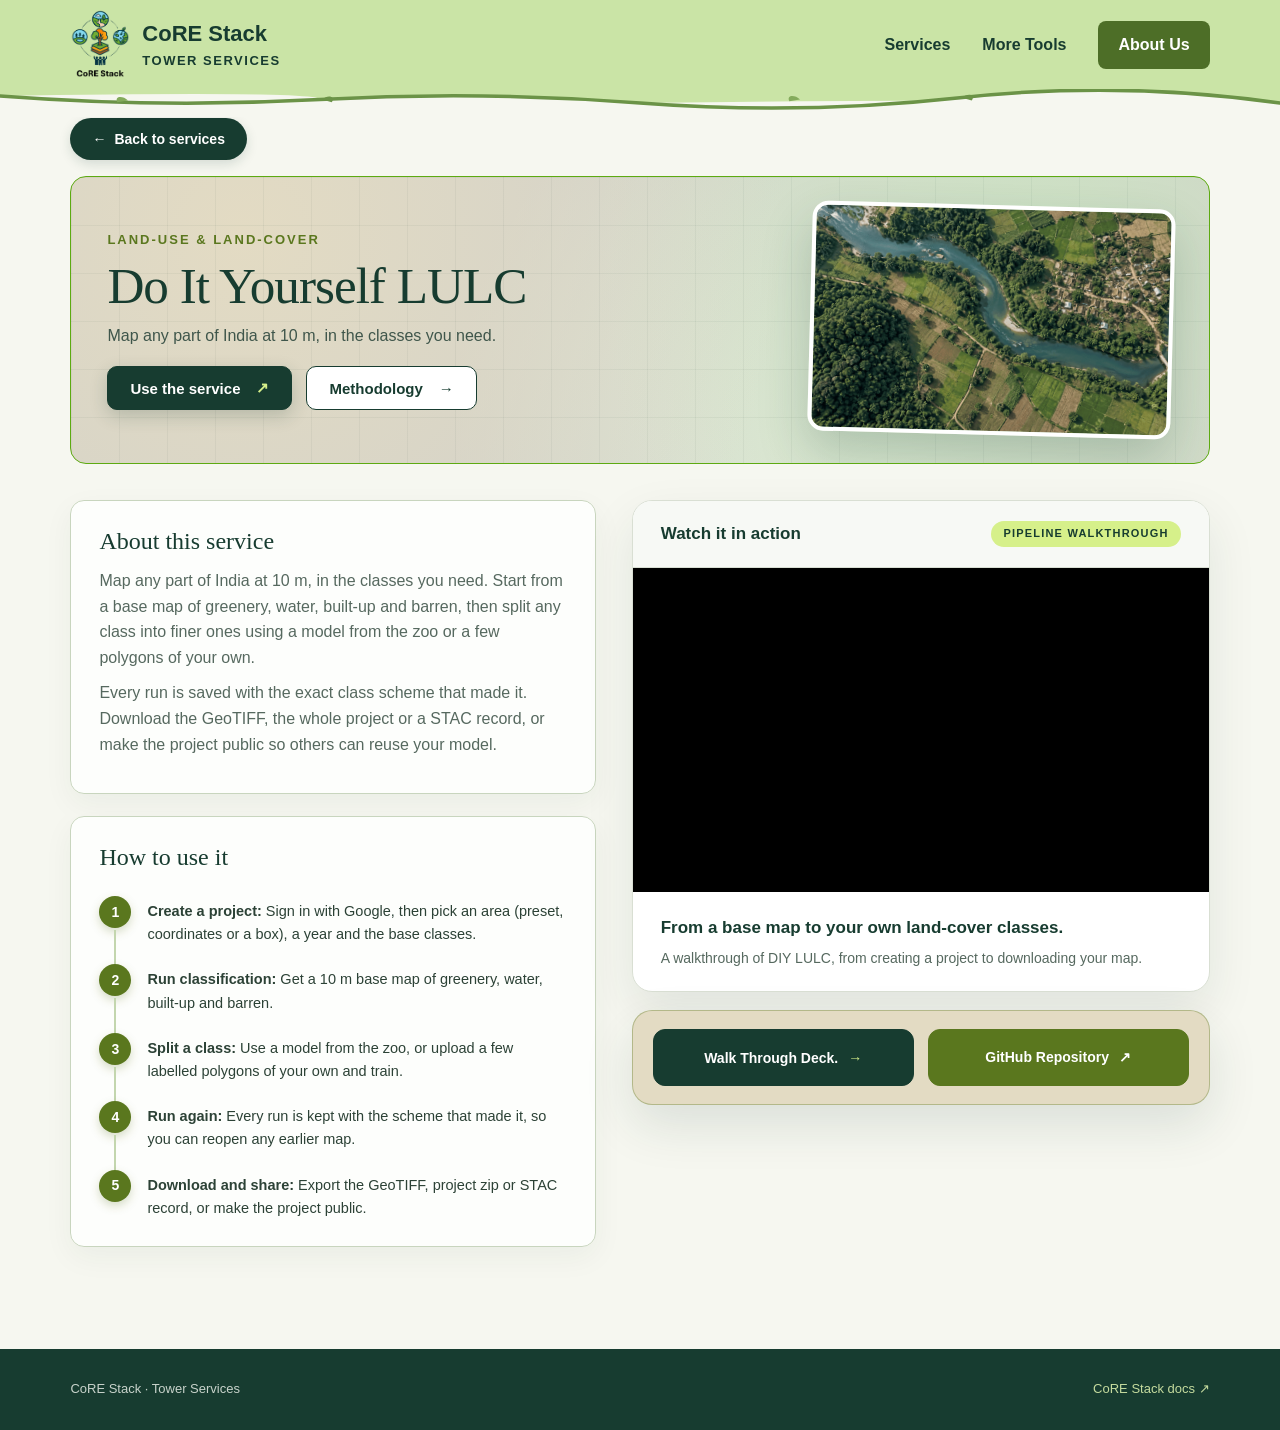
<file: Services/DIY_LULC/diy-lulc.html>
<!doctype html>
<html lang="en">
  <head>
    <meta charset="utf-8">
    <meta name="viewport" content="width=device-width, initial-scale=1">
    <meta name="theme-color" content="#cae4a6">
    <meta name="description" content="Map any part of India at 10 m, in the classes you need. Start from a base map and split any class into finer ones using a model from the zoo or your own polygons.">
    <title>DIY LULC · Tower Services</title>
    <link rel="stylesheet" href="../services.css">
    <script src="../services.js" defer></script>
    <link rel="icon" type="image/png" href="../../resources/images/logo.png">
  </head>
  <body data-service="diy-lulc">
    <header class="site-header">
      <div class="wrap header-inner">
        <a class="brand" href="https://core-stack.org/" aria-label="CoRE Stack website">
          <img class="brand-logo" src="../../resources/images/logo.png" alt="CoRE Stack logo">
          <span>CoRE Stack<small>Tower Services</small></span>
        </a>
        <nav aria-label="Main navigation">
          <a class="nav-link" href="../../index.html#services">Services</a>
          <a class="nav-link" href="../../index.html#more">More Tools</a>
          <a class="nav-doc nav-link" href="../../index.html#about">About Us</a>
        </nav>
      </div>
      <svg class="header-branch-border" viewBox="0 0 1200 32" preserveAspectRatio="none" aria-hidden="true">
        <path d="M0,0 L1200,0 L1200,16 Q900,10 600,16 T300,12 T0,8 Z" fill="#cae4a6"/>
        <path d="M0,8 Q150,22 300,12 T600,16 T900,10 T1200,16 L1200,32 L0,32 Z" fill="#f6f7f0"/>
        <path d="M0,8 Q150,22 300,12 T600,16 T900,10 T1200,16" fill="none" stroke="#6b9347" stroke-width="4" stroke-linecap="round"/>
        <path d="M120,13 C115,7 107,8 110,15 Z" fill="#84ab5c"/><path d="M302,12 C307,6 315,8 311,15 Z" fill="#6b9347"/>
        <path d="M750,12 C745,6 737,7 740,14 Z" fill="#84ab5c"/><path d="M902,10 C907,4 915,6 911,13 Z" fill="#6b9347"/>
      </svg>
    </header>

    <main class="wrap">
      <a class="back" href="../../index.html#services"><span aria-hidden="true">←</span> Back to services</a>

      <section class="service-hero" aria-labelledby="service-title">
        <div>
          <p class="eyebrow">Land-use &amp; land-cover</p>
          <h1 class="service-name" id="service-title">Do It Yourself LULC</h1>
          <p class="lead">Map any part of India at 10 m, in the classes you need.</p>
          <div class="service-actions">
            <a class="try-button" href="https://www.cse.iitd.ernet.in/act4dws5/diy-lulc/" target="_blank" rel="noopener noreferrer">Use the service <span aria-hidden="true">↗</span></a>
            <button type="button" class="method-button" id="openMethod" aria-haspopup="dialog">Methodology <span aria-hidden="true">→</span></button>
          </div>
        </div>
        <div class="hero-art"><img src="../../resources/images/LULC.png" alt="DIY LULC preview"></div>
      </section>

      <div class="service-layout">
        <section class="intro" aria-label="About DIY LULC">
          <div class="about-card">
            <h2>About this service</h2>
            <p class="about-copy">Map any part of India at 10 m, in the classes you need. Start from a base map of greenery, water, built-up and barren, then split any class into finer ones using a model from the zoo or a few polygons of your own.</p>
            <p class="about-copy">Every run is saved with the exact class scheme that made it. Download the GeoTIFF, the whole project or a STAC record, or make the project public so others can reuse your model.</p>
          </div>
          <div class="usage-guide">
            <div class="usage-head">
              <h3>How to use it</h3>
            </div>
            <div class="timeline-steps">
              <div class="timeline-step"><span class="step-num">1</span><div class="step-text"><strong>Create a project:</strong> Sign in with Google, then pick an area (preset, coordinates or a box), a year and the base classes.</div></div>
              <div class="timeline-step"><span class="step-num">2</span><div class="step-text"><strong>Run classification:</strong> Get a 10 m base map of greenery, water, built-up and barren.</div></div>
              <div class="timeline-step"><span class="step-num">3</span><div class="step-text"><strong>Split a class:</strong> Use a model from the zoo, or upload a few labelled polygons of your own and train.</div></div>
              <div class="timeline-step"><span class="step-num">4</span><div class="step-text"><strong>Run again:</strong> Every run is kept with the scheme that made it, so you can reopen any earlier map.</div></div>
              <div class="timeline-step"><span class="step-num">5</span><div class="step-text"><strong>Download and share:</strong> Export the GeoTIFF, project zip or STAC record, or make the project public.</div></div>
            </div>
          </div>
        </section>

        <div class="video-column">
          <section class="video-section" aria-labelledby="video-title">
          <div class="video-heading"><h2 id="video-title">Watch it in action</h2><span class="video-tag">Pipeline walkthrough</span></div>
          <!-- services.js swaps this placeholder for the tutorial video when one is set -->
          <div class="video-stage" data-video-stage data-video-title="DIY LULC">
            <div class="video-empty"><span class="video-symbol" aria-hidden="true">▷</span><strong>Tutorial coming soon</strong><p>The walkthrough will appear here when it is available.</p></div>
          </div>
          <div class="video-caption">
            <h3>From a base map to your own land-cover classes.</h3>
            <p>A walkthrough of DIY LULC, from creating a project to downloading your map.</p>
            <p class="video-help" data-video-help hidden>The video could not be loaded. Check your connection and try again.</p>
            <noscript><p>Enable JavaScript to load the tutorial player.</p></noscript>
          </div>
        </section>
          <div class="walkthrough-github-card">
            <button type="button" class="walkthrough-button" id="openWalkthrough" aria-haspopup="dialog">Walk Through Deck. <span aria-hidden="true">→</span></button>
            <a class="resource-link" href="https://github.com/salil-123/Project" target="_blank" rel="noopener noreferrer">GitHub Repository <span aria-hidden="true">↗</span></a>
          </div>
        </div>
      </div>
    </main>

    <div class="modal-overlay" id="methodModal" aria-hidden="true">
      <div class="modal-container" role="dialog" aria-modal="true" aria-labelledby="methodTitle">
        <button type="button" class="modal-close-btn" id="closeMethod" aria-label="Close">&times;</button>
        <p class="eyebrow">Methodology</p>
        <h2 id="methodTitle">How DIY LULC Works?</h2>
        <p class="method-sub">Alpha Earth embeddings · Google Earth Engine · class tree · Airflow + STACD</p>

        <div class="method-flow" role="img" aria-label="Five steps: create a project, run classification, split a class, run again, download and share">
          <div class="flow-step"><span class="flow-num">1</span><span class="flow-title">Create a project</span><span class="flow-sub">Area, year and base classes</span></div>
          <div class="flow-step"><span class="flow-num">2</span><span class="flow-title">Run classification</span><span class="flow-sub">10 m map of greenery, water, built-up, barren</span></div>
          <div class="flow-step"><span class="flow-num">3</span><span class="flow-title">Split a class</span><span class="flow-sub">Zoo model, rule or your own polygons</span></div>
          <div class="flow-step"><span class="flow-num">4</span><span class="flow-title">Run again</span><span class="flow-sub">Every run is kept with its scheme</span></div>
          <div class="flow-step"><span class="flow-num">5</span><span class="flow-title">Download &amp; share</span><span class="flow-sub">GeoTIFF, project zip, STAC record</span></div>
        </div>

        <article class="method-section">
          <h3>Overview</h3>
          <ul class="method-list">
            <li>DIY LULC is <strong>one Docker container</strong> behind Nginx at <code>/diy-lulc</code>. It serves the front page, the tool and its API.</li>
            <li>Run, train and export go out as runs of an <strong>Airflow DAG</strong> generated by STACD. The browser never talks to Airflow, only the app does.</li>
            <li>The heavy maths happens in <strong>Google Earth Engine</strong>, so the service needs <strong>no GPU of its own</strong>.</li>
            <li><strong>Google sign-in</strong> controls who can see which projects, and one central database holds users and projects.</li>
          </ul>
        </article>

        <article class="method-section">
          <h3>How a run executes</h3>
          <ol class="method-list">
            <li>You press <strong>Run</strong>, <strong>Train</strong> or <strong>Download</strong> in the browser.</li>
            <li>The app checks that the project is yours, then <strong>triggers the Airflow DAG</strong>.</li>
            <li>Airflow <strong>calls the app back</strong> with the area, year and project.</li>
            <li>Earth Engine walks your class tree over Alpha Earth.</li>
            <li>The app <strong>polls</strong> the DAG until it ends in <code>success</code> or <code>failed</code>.</li>
            <li>On success you get map tiles on screen and a GeoTIFF on request. STACD registers the STAC record, and the run is saved with its scheme.</li>
          </ol>
          <img class="modal-diagram-img method-diagram" src="../../resources/images/lulc-architecture.png" alt="DIY LULC architecture: browser, Nginx, DIY LULC app, Airflow and STACD, Google Earth Engine, data/diy-lulc, FileBrowser">
          <p class="method-note"><strong>Where it sits:</strong> the CoRE Stack cluster has several GPU-equipped compute nodes run as one cluster. Kubernetes orchestrates every service's containers, all compute goes through Airflow, and STACD records every output as a STAC item.</p>
        </article>

        <article class="method-section">
          <h3>Under the hood: Alpha Earth and Earth Engine</h3>
          <ul class="method-list">
            <li>Your area and year are sent to Earth Engine.</li>
            <li><strong>Alpha Earth</strong> gives <strong>64 numbers per 10 m pixel</strong>, summing up that pixel's year.</li>
            <li>The <strong>base model runs as band math</strong> and gives every pixel a base class.</li>
            <li>Linear models replay as plain band math, so <strong>nothing is downloaded</strong> and no GPU is needed.</li>
            <li>A new class <strong>trains from a few of your polygons, inside Earth Engine</strong>.</li>
            <li>Each class you add is its own small model. The shared base map underneath stays as it is.</li>
          </ul>
        </article>

        <article class="method-section">
          <h3>Your classes grow as a tree</h3>
          <ul class="method-list">
            <li>Start from base classes, a base scheme such as <strong>IndiaSAT's or WorldCover's</strong>.</li>
            <li>Pick any class and split it into finer ones, <strong>at any depth</strong>.</li>
            <li>Each split <strong>only decides among its parent's pixels</strong>. For example, Barren into bare ground and mining, or Greenery into acacia and non-acacia.</li>
            <li>The tree is saved with every run, so any map can be rebuilt.</li>
          </ul>
          <table class="method-table">
            <thead><tr><th>Way to change a class</th><th>What it does</th></tr></thead>
            <tbody>
              <tr><td><strong>Zoo model</strong></td><td>Reuse a model someone trained and rename its classes.</td></tr>
              <tr><td><strong>Your data</strong></td><td>Upload labelled polygons, then train.</td></tr>
              <tr><td><strong>Rule</strong></td><td>An index and a threshold (NDVI above 0.3), no training.</td></tr>
              <tr><td><strong>Add</strong></td><td>Pull a new class out of an existing one.</td></tr>
              <tr><td><strong>Merge</strong></td><td>Join classes from different splits into one.</td></tr>
            </tbody>
          </table>
        </article>

        <article class="method-section">
          <h3>What the app accepts</h3>
          <ul class="method-list">
            <li><strong>Area:</strong> anywhere in India, as a preset, typed coordinates with a box size, or a box drawn on the map.</li>
            <li><strong>Year:</strong> any year the embeddings cover; the year picker shows which.</li>
            <li>The area is <strong>fixed once the project has a run</strong>. A new area is a new project.</li>
            <li>For very large areas the map works, and the app tells you if a GeoTIFF export is too big.</li>
          </ul>
          <table class="method-table">
            <thead><tr><th>Your polygons</th><th>Format</th></tr></thead>
            <tbody>
              <tr><td>File</td><td>One <code>GeoJSON</code> FeatureCollection in <code>EPSG:4326</code>.</td></tr>
              <tr><td>Geometry</td><td>Polygons only, each with a <code>class</code> property.</td></tr>
              <tr><td>Counter example</td><td>Optional <code>role</code>: <code>negative</code>.</td></tr>
              <tr><td>Classes</td><td>Read off the file; one upload fills a whole split.</td></tr>
              <tr><td>Help</td><td>An example file sits in the upload box, and a bad file is refused with the exact reason.</td></tr>
            </tbody>
          </table>
        </article>

        <article class="method-section">
          <h3>Training and checking a split</h3>
          <ul class="method-list">
            <li>A <strong>bar per class</strong> counts the examples and flags lopsided ones.</li>
            <li><strong>Train</strong> reports precision, recall and F1 per class on <strong>pixels the model never saw</strong>.</li>
            <li><strong>Low recall</strong> means that class gets missed.</li>
            <li>Every shared model gets a <strong>zoo card</strong>: what it splits, its scores, its data and where it works well.</li>
          </ul>
        </article>

        <article class="method-section">
          <h3>Runs and outputs</h3>
          <ul class="method-list">
            <li><strong>Nothing runs by itself.</strong> Any change raises a banner that the scheme changed since the run on the map; you press Run when ready.</li>
            <li><strong>Every run is kept</strong> with the exact scheme that made it. Click an older run to put its map back.</li>
            <li>Results are written under <code>data/diy-lulc/</code> and can be browsed in <strong>FileBrowser</strong>.</li>
          </ul>
          <table class="method-table">
            <thead><tr><th>Output</th><th>What it holds</th></tr></thead>
            <tbody>
              <tr><td><strong>GeoTIFF</strong></td><td>One band of class codes at 10 m, with the code-to-class legend in <code>run.json</code>. Open it in QGIS.</td></tr>
              <tr><td><strong>Project zip</strong></td><td>Scheme, your examples, your models and every run. Import it back any time, here or on another server.</td></tr>
              <tr><td><strong>STAC record</strong></td><td>What was made and how: area, year, class tree, steps. So the map can be catalogued and found later.</td></tr>
            </tbody>
          </table>
          <p class="method-note"><strong>Inside the zip:</strong> <code>project.json</code> (name, area, year, base map), <code>hierarchy.json</code> (class tree), <code>examples/</code> (polygons per class), <code>weights/</code> (models you trained or applied), <code>op_log.json</code> (every change, in order) and <code>runs/</code> (one folder per run, scheme frozen).</p>
        </article>

        <article class="method-section">
          <h3>If something looks off</h3>
          <table class="method-table">
            <thead><tr><th>If you see</th><th>Try this</th></tr></thead>
            <tbody>
              <tr><td>A class painted where it isn't</td><td>Split it, or add counter examples.</td></tr>
              <tr><td>A split class mostly missed</td><td>Add polygons spread across the area, train again.</td></tr>
              <tr><td>Your upload is refused</td><td>Read the reason; start from the example file.</td></tr>
              <tr><td>The map didn't change after an edit</td><td>Press Run classification; nothing reruns by itself.</td></tr>
              <tr><td>Download says the area is too big</td><td>Make a smaller project for that patch.</td></tr>
              <tr><td>A zoo model fits your area badly</td><td>Check its card, or train your own.</td></tr>
            </tbody>
          </table>
        </article>

        <div class="modal-footer">
          <a class="modal-btn" href="https://docs.core-stack.org/infra/tower-services/deployed-architecture/" target="_blank" rel="noopener noreferrer">Deployed Architecture ↗</a>
        </div>
      </div>
    </div>

    <div class="modal-overlay" id="walkthroughModal" aria-hidden="true">
      <div class="modal-container walkthrough-modal" role="dialog" aria-modal="true" aria-label="Walk through slides">
        <button type="button" class="modal-close-btn" id="closeWalkthrough" aria-label="Close">&times;</button>
        <div class="slides-head">
          <div>
            <p class="eyebrow">Do It Yourself LULC</p>
          </div>
          <a class="walkthrough-button slides-open" data-slides-open href="https://github.com/salil-123/Project/blob/main/DIY%20LULC%20-%20methodology.pdf" target="_blank" rel="noopener noreferrer">Open in new tab <span aria-hidden="true">↗</span></a>
        </div>
        <div class="slides-stage" data-slides-stage data-slides-title="DIY LULC walk through">
          <p class="slides-loading">Loading slides…</p>
        </div>
        <p class="slides-help" data-slides-help hidden>The slides could not be loaded. Use the Open in new tab button to open them.</p>
      </div>
    </div>

    <footer class="site-footer">
      <div class="wrap"><span>CoRE Stack · Tower Services</span><a href="https://docs.core-stack.org/infra/tower-services/" target="_blank" rel="noopener noreferrer">CoRE Stack docs ↗</a></div>
    </footer>
  </body>
</html>
</file>
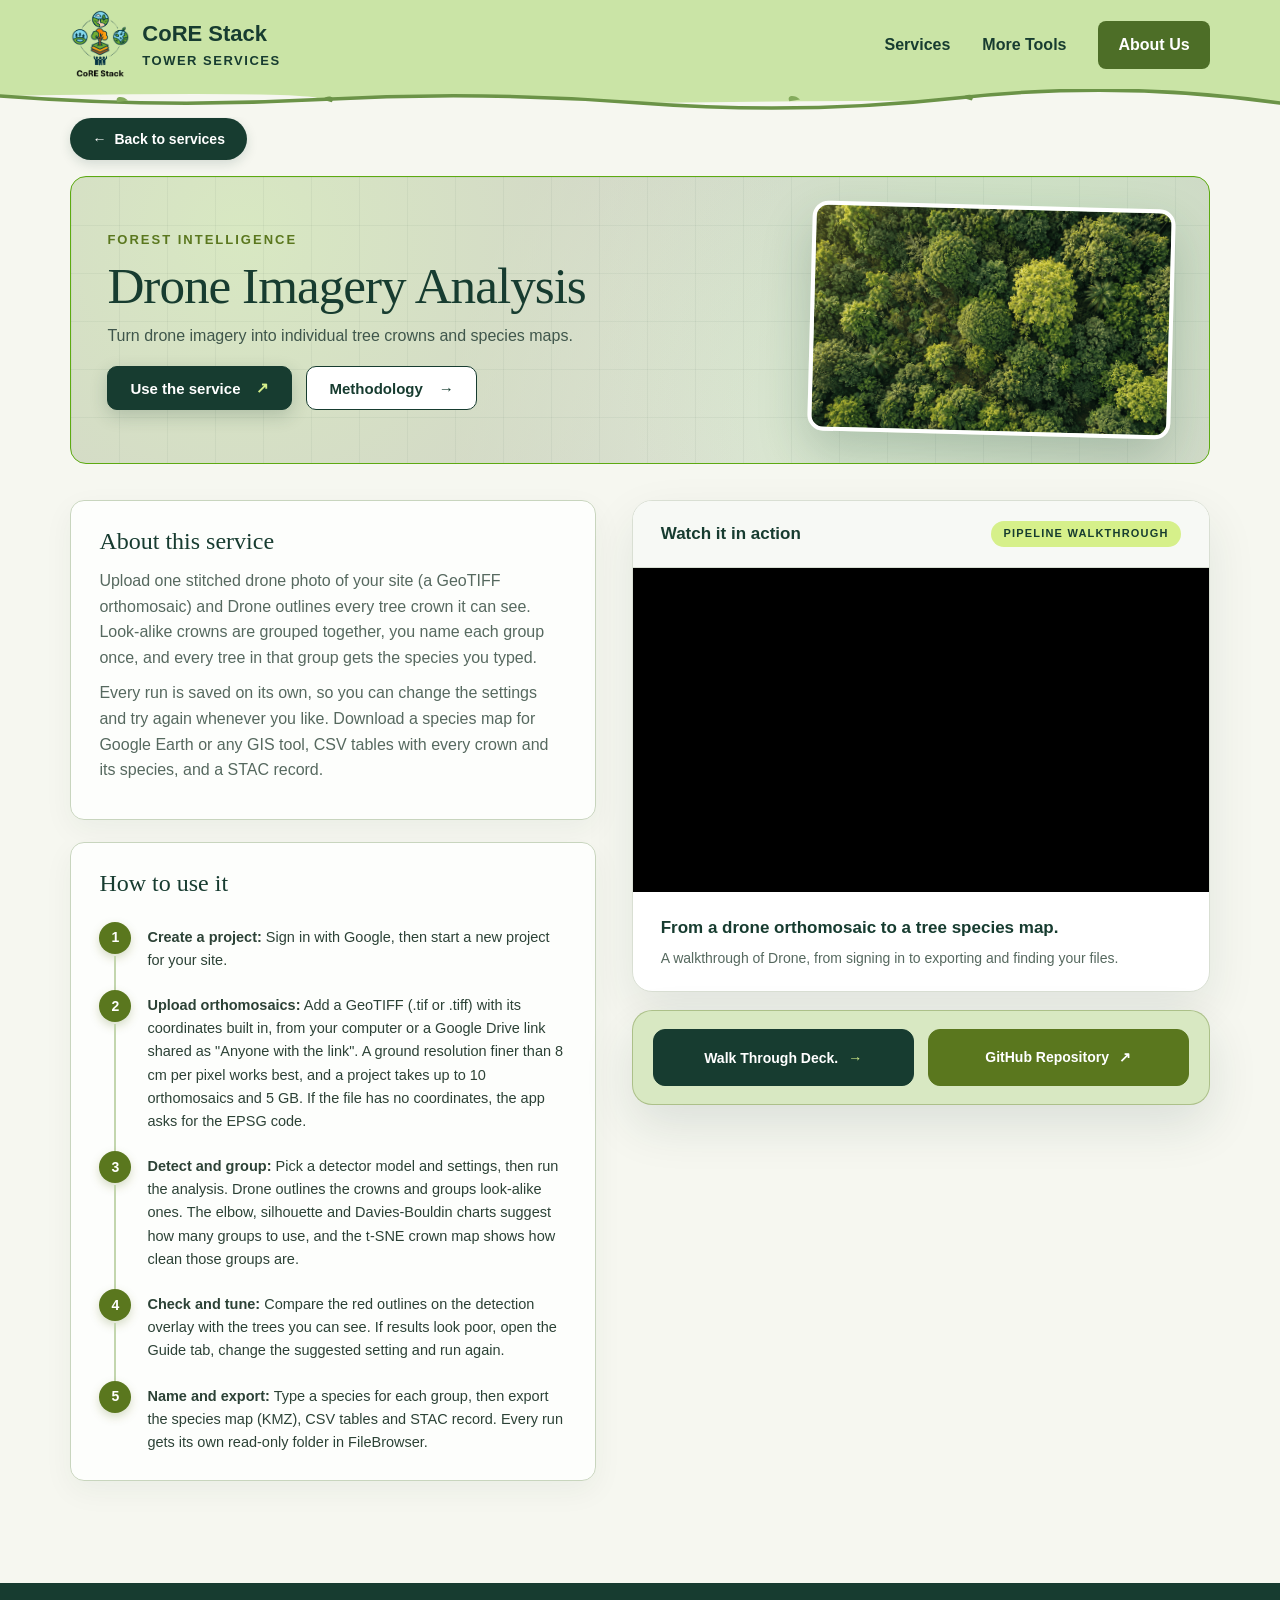
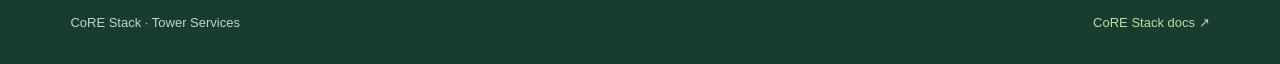
<file: Services/Drone/drone.html>
<!doctype html>
<html lang="en">
  <head>
    <meta charset="utf-8">
    <meta name="viewport" content="width=device-width, initial-scale=1">
    <meta name="theme-color" content="#cae4a6">
    <meta name="description" content="Turn a drone orthomosaic into a map of tree species. Detect individual tree crowns, group look-alike crowns, name each group once and export a species map, CSV tables and a STAC record.">
    <title>Drone · Tower Services</title>
    <link rel="stylesheet" href="../services.css">
    <script src="../services.js" defer></script>
    <link rel="icon" type="image/png" href="../../resources/images/logo.png">
  </head>
  <body data-service="drone">
    <header class="site-header">
      <div class="wrap header-inner">
        <a class="brand" href="https://core-stack.org/" aria-label="CoRE Stack website">
          <img class="brand-logo" src="../../resources/images/logo.png" alt="CoRE Stack logo">
          <span>CoRE Stack<small>Tower Services</small></span>
        </a>
        <nav aria-label="Main navigation">
          <a class="nav-link" href="../../index.html#services">Services</a>
          <a class="nav-link" href="../../index.html#more">More Tools</a>
          <a class="nav-doc nav-link" href="../../index.html#about">About Us</a>
        </nav>
      </div>
      <svg class="header-branch-border" viewBox="0 0 1200 32" preserveAspectRatio="none" aria-hidden="true">
        <path d="M0,0 L1200,0 L1200,16 Q900,10 600,16 T300,12 T0,8 Z" fill="#cae4a6"/>
        <path d="M0,8 Q150,22 300,12 T600,16 T900,10 T1200,16 L1200,32 L0,32 Z" fill="#f6f7f0"/>
        <path d="M0,8 Q150,22 300,12 T600,16 T900,10 T1200,16" fill="none" stroke="#6b9347" stroke-width="4" stroke-linecap="round"/>
        <path d="M120,13 C115,7 107,8 110,15 Z" fill="#84ab5c"/><path d="M302,12 C307,6 315,8 311,15 Z" fill="#6b9347"/>
        <path d="M750,12 C745,6 737,7 740,14 Z" fill="#84ab5c"/><path d="M902,10 C907,4 915,6 911,13 Z" fill="#6b9347"/>
      </svg>
    </header>

    <main class="wrap">
      <a class="back" href="../../index.html#services"><span aria-hidden="true">←</span> Back to services</a>

      <section class="service-hero" aria-labelledby="service-title">
        <div>
          <p class="eyebrow">Forest intelligence</p>
          <h1 class="service-name" id="service-title">Drone Imagery Analysis</h1>
          <p class="lead">Turn drone imagery into individual tree crowns and species maps.</p>
          <div class="service-actions">
            <a class="try-button" href="https://www.cse.iitd.ernet.in/act4dws5/drone/" target="_blank" rel="noopener noreferrer">Use the service <span aria-hidden="true">↗</span></a>
            <button type="button" class="method-button" id="openMethod" aria-haspopup="dialog">Methodology <span aria-hidden="true">→</span></button>
          </div>
        </div>
        <div class="hero-art"><img src="../../resources/images/Drone.png" alt="Drone preview"></div>
      </section>

      <div class="service-layout">
        <section class="intro" aria-label="About Drone">
          <div class="about-card">
            <h2>About this service</h2>
            <p class="about-copy">Upload one stitched drone photo of your site (a GeoTIFF orthomosaic) and Drone outlines every tree crown it can see. Look-alike crowns are grouped together, you name each group once, and every tree in that group gets the species you typed.</p>
            <p class="about-copy">Every run is saved on its own, so you can change the settings and try again whenever you like. Download a species map for Google Earth or any GIS tool, CSV tables with every crown and its species, and a STAC record.</p>
          </div>
          <div class="usage-guide">
            <div class="usage-head">
              <h3>How to use it</h3>
            </div>
            <div class="timeline-steps">
              <div class="timeline-step"><span class="step-num">1</span><div class="step-text"><strong>Create a project:</strong> Sign in with Google, then start a new project for your site.</div></div>
              <div class="timeline-step"><span class="step-num">2</span><div class="step-text"><strong>Upload orthomosaics:</strong> Add a GeoTIFF (.tif or .tiff) with its coordinates built in, from your computer or a Google Drive link shared as "Anyone with the link". A ground resolution finer than 8 cm per pixel works best, and a project takes up to 10 orthomosaics and 5 GB. If the file has no coordinates, the app asks for the EPSG code.</div></div>
              <div class="timeline-step"><span class="step-num">3</span><div class="step-text"><strong>Detect and group:</strong> Pick a detector model and settings, then run the analysis. Drone outlines the crowns and groups look-alike ones. The elbow, silhouette and Davies-Bouldin charts suggest how many groups to use, and the t-SNE crown map shows how clean those groups are.</div></div>
              <div class="timeline-step"><span class="step-num">4</span><div class="step-text"><strong>Check and tune:</strong> Compare the red outlines on the detection overlay with the trees you can see. If results look poor, open the Guide tab, change the suggested setting and run again.</div></div>
              <div class="timeline-step"><span class="step-num">5</span><div class="step-text"><strong>Name and export:</strong> Type a species for each group, then export the species map (KMZ), CSV tables and STAC record. Every run gets its own read-only folder in FileBrowser.</div></div>
            </div>
          </div>
        </section>

        <div class="video-column">
          <section class="video-section" aria-labelledby="video-title">
          <div class="video-heading"><h2 id="video-title">Watch it in action</h2><span class="video-tag">Pipeline walkthrough</span></div>
          <!-- services.js swaps this placeholder for the tutorial video when one is set -->
          <div class="video-stage" data-video-stage data-video-title="Drone">
            <div class="video-empty"><span class="video-symbol" aria-hidden="true">▷</span><strong>Tutorial coming soon</strong><p>The walkthrough will appear here when it is available.</p></div>
          </div>
          <div class="video-caption">
            <h3>From a drone orthomosaic to a tree species map.</h3>
            <p>A walkthrough of Drone, from signing in to exporting and finding your files.</p>
            <p class="video-help" data-video-help hidden>The video could not be loaded. Check your connection and try again.</p>
            <noscript><p>Enable JavaScript to load the tutorial player.</p></noscript>
          </div>
        </section>
          <div class="walkthrough-github-card">
            <button type="button" class="walkthrough-button" id="openWalkthrough" aria-haspopup="dialog">Walk Through Deck.<span aria-hidden="true">→</span></button>
            <a class="resource-link" href="https://github.com/stuck-in-infinity/TreeCrownDetection" target="_blank" rel="noopener noreferrer">GitHub Repository <span aria-hidden="true">↗</span></a>
          </div>
        </div>
      </div>
    </main>

    <div class="modal-overlay" id="methodModal" aria-hidden="true">
      <div class="modal-container" role="dialog" aria-modal="true" aria-labelledby="methodTitle">
        <button type="button" class="modal-close-btn" id="closeMethod" aria-label="Close">&times;</button>
        <p class="eyebrow">Methodology</p>
        <h2 id="methodTitle">How Drone Imagery Analysis Works?</h2>
        <p class="method-sub">From drone orthomosaic to tree species map · Detectree2 crown detection · DINOv2 embeddings · KMeans grouping · user labelling</p>

        <div class="method-flow" role="img" aria-label="Five stages: upload, detect, group, name, export">
          <div class="flow-step"><span class="flow-num">1</span><span class="flow-title">Upload</span><span class="flow-sub">One stitched GeoTIFF of your site</span></div>
          <div class="flow-step"><span class="flow-num">2</span><span class="flow-title">Detect</span><span class="flow-sub">Detectree2 outlines every crown</span></div>
          <div class="flow-step"><span class="flow-num">3</span><span class="flow-title">Group</span><span class="flow-sub">DINOv2 + KMeans cluster look-alikes</span></div>
          <div class="flow-step"><span class="flow-num">4</span><span class="flow-title">Name</span><span class="flow-sub">You type one species per group</span></div>
          <div class="flow-step"><span class="flow-num">5</span><span class="flow-title">Export</span><span class="flow-sub">Map, CSV, GeoJSON, STAC item</span></div>
        </div>

        <article class="method-section">
          <h3>System architecture</h3>
          <ul class="method-list">
            <li>The <strong>backend owns state</strong>, the <strong>worker computes</strong>, and the <strong>orchestrator only schedules</strong>.</li>
            <li>You sign in with Google in the browser. The <strong>web frontend</strong> is a page served by Nginx and talks to the <strong>FastAPI backend</strong> over REST.</li>
            <li>The backend owns project and run state and sends the run to a <strong>GPU worker</strong>, which runs Detectree2 and DINOv2, one process per run.</li>
            <li><strong>Airflow + STACD</strong> schedule the runs and call back into the backend when they finish.</li>
            <li><strong>Storage</strong> holds the database for state and one folder per run: orthomosaic, crown polygons, crown crops, clusters, exports and the STAC item.</li>
            <li><strong>FileBrowser</strong> gives a read-only share link to a run's folder, so you can view and download the generated files.</li>
          </ul>
          <img class="modal-diagram-img method-diagram" src="../../resources/images/drone-architecture.png" alt="Drone architecture: browser, web frontend, FastAPI backend, GPU worker, FileBrowser, Airflow and STACD, storage">
        </article>

        <article class="method-section">
          <h3>The pipeline: eight steps, one needs you</h3>
          <p class="method-label">Stage 1 · Find the crowns (automatic)</p>
          <table class="method-table">
            <thead><tr><th>Step</th><th>What happens</th></tr></thead>
            <tbody>
              <tr><td><strong>1 · Orthomosaic</strong></td><td>GeoTIFF from a drone survey, ideally finer than 8 cm/px.</td></tr>
              <tr><td><strong>2 · Rescale and tile</strong></td><td>Brought to the GSD best suited for the model, then cut into overlapping tiles.</td></tr>
              <tr><td><strong>3 · Detectree2</strong></td><td>Mask R-CNN outlines the crowns in each tile, with a confidence score for each crown.</td></tr>
              <tr><td><strong>4 · Crown layer</strong></td><td>Tiles are stitched; weak, tiny, huge and duplicate crowns are removed.</td></tr>
            </tbody>
          </table>
          <img src="../../resources/images/drone_pipeline.png" alt="Drone pipeline">
          <p class="method-label">Stage 2 · Group and name (automatic, then labelling)</p>
          <table class="method-table">
            <thead><tr><th>Step</th><th>What happens</th></tr></thead>
            <tbody>
              <tr><td><strong>5 · Crown crops</strong></td><td>Each polygon is cut from the full-resolution image.</td></tr>
              <tr><td><strong>6 · DINOv2 + PCA</strong></td><td>One embedding per crown, reduced to 50 dimensions.</td></tr>
              <tr><td><strong>7 · KMeans</strong></td><td>Crowns are grouped for every k; three scores suggest a k.</td></tr>
              <tr><td><strong>8 · User labels</strong></td><td>After reviewing the crowns, you name each group and every tree crown in that group gets labelled.</td></tr>
            </tbody>
          </table>
          <p class="method-note"><strong>Exports:</strong> species map (KMZ) · per-crown CSV · crown polygons (GeoJSON) · STAC item.</p>
          <img src="../../resources/images/drone_pipeline2.png" alt="Drone pipeline">
        </article>

        <article class="method-section">
          <h3>Crown detector: Detectree2</h3>
          <ul class="method-list">
            <li>Open-source tree-crown detector: <strong>Mask R-CNN</strong> instance segmentation, built on Meta's detectron2.</li>
            <li>Each tile returns a <strong>crown outline</strong> and a <strong>confidence score</strong>.</li>
            <li>Published weights are used as they are. <strong>Nothing is trained here.</strong></li>
            <li>Weights are mounted <strong>read-only</strong> at <code>/models</code> and can be picked per project:</li>
          </ul>
          <table class="method-table">
            <thead><tr><th>Weights</th><th>Best for</th></tr></thead>
            <tbody>
              <tr><td><code>urban_cambridge</code></td><td>Urban trees, Cambridge UK. <strong>Default.</strong></td></tr>
              <tr><td><code>paracou</code></td><td>Tropical canopy, Paracou UAV.</td></tr>
              <tr><td><code>randresize</code></td><td>Random-resize full model.</td></tr>
              <tr><td><code>flexi</code></td><td>Generalist: urban and closed canopy.</td></tr>
              <tr><td><code>tropical_closed</code></td><td>Dense tropical forest only.</td></tr>
            </tbody>
          </table>
          <p class="method-note">The detector <strong>only finds crowns</strong>. Naming the species is the clustering and labelling work that follows.</p>
        </article>

        <article class="method-section">
          <h3>Crown embedding: DINOv2</h3>
          <ul class="method-list">
            <li>Each crown polygon is cut from the <strong>full-resolution</strong> orthomosaic.</li>
            <li>A <strong>DINOv2 vision transformer</strong> returns one embedding per crown.</li>
            <li>Embeddings are <strong>L2-normalised</strong>, standardised, then reduced with <strong>PCA to 50 components</strong> (configurable).</li>
            <li>The backbone can be picked per run:</li>
          </ul>
          <table class="method-table">
            <thead><tr><th>Backbone</th><th>Trade-off</th></tr></thead>
            <tbody>
              <tr><td><code>ViT-S/14</code></td><td>Fastest, smallest embeddings.</td></tr>
              <tr><td><code>ViT-B/14</code></td><td>Balanced. <strong>Default.</strong></td></tr>
              <tr><td><code>ViT-L/14</code></td><td>Highest quality, slowest.</td></tr>
            </tbody>
          </table>
        </article>

        <article class="method-section">
          <h3>Clustering and choosing k</h3>
          <ul class="method-list">
            <li>Look-alike crowns are grouped with <strong>KMeans</strong>, once for every k in the list. The default list is <strong>2, 4, 6, 8, 10</strong>.</li>
            <li>The <strong>elbow</strong>, <strong>silhouette</strong> (higher is better) and <strong>Davies-Bouldin</strong> (lower is better) scores are computed for every k.</li>
            <li>The best k is <strong>suggested</strong> (the red dashed line on the plot), but you can choose <strong>any k</strong> after reviewing.</li>
            <li>For review, the app also shows the <strong>crowns nearest each group's centre</strong> and a <strong>t-SNE map</strong> of all crowns. Tight, separate patches of colour mean clean groups; mixed colours mean you should try another k.</li>
          </ul>
        </article>

        <article class="method-section">
          <h3>Naming species</h3>
          <ul class="method-list">
            <li>Clustering only groups crowns. <strong>You supply the species names</strong> after reviewing the cropped crowns.</li>
            <li>The review page shows sample crowns for every group at the chosen k.</li>
            <li>You type <strong>one species per group</strong>, and every crown in the group inherits it.</li>
            <li>Two groups can be given the <strong>same species</strong>.</li>
            <li>Labels are stored <strong>per run</strong>, so an older run can still be finished later.</li>
          </ul>
        </article>

        <article class="method-section">
          <h3>Example result</h3>
          <div class="stat-row">
            <div class="stat"><span class="stat-value">782</span><span class="stat-label">tree crowns detected</span></div>
            <div class="stat"><span class="stat-value">206</span><span class="stat-label">labelled acacia (26%)</span></div>
            <div class="stat"><span class="stat-value">576</span><span class="stat-label">labelled non-acacia (74%)</span></div>
          </div>
          <p class="method-note">One orthomosaic at 2 cm/px, k = 2, with Detectree2 (<code>urban_cambridge</code>) and DINOv2 ViT-B/14. Species come from the user-named clusters.</p>
        </article>

        <article class="method-section">
          <h3>Outputs</h3>
          <ul class="method-list">
            <li><strong>Species map (KMZ):</strong> opens in Google Earth or any GIS tool.</li>
            <li><strong>CSV tables:</strong> every crown with its species, ready for Excel.</li>
            <li><strong>Crown polygons (GeoJSON).</strong></li>
            <li><strong>STAC record:</strong> so the dataset can be catalogued and found later.</li>
            <li><strong>FileBrowser folder:</strong> a shareable, read-only link to every file of the run.</li>
            <li><strong>Every run is kept:</strong> compare settings and finish any run later.</li>
          </ul>
        </article>

        <article class="method-section">
          <h3>Limitations and what they imply</h3>
          <table class="method-table">
            <thead><tr><th>Limitation</th><th>What it means</th></tr></thead>
            <tbody>
              <tr><td><strong>Detection is not identification</strong></td><td>Detectree2 only outlines crowns. A missed or merged crown is a detection problem, not a labelling one.</td></tr>
              <tr><td><strong>Species come from you</strong></td><td>Groups are made by visual similarity. A group is only as accurate as the name you give it after reviewing the sample crowns.</td></tr>
              <tr><td><strong>Groups are not always species</strong></td><td>A species can split across several groups, so two groups can share one name. Check the t-SNE map before trusting a k.</td></tr>
              <tr><td><strong>Weights are used as published</strong></td><td>Nothing is trained here, so pick the weights closest to your forest type.</td></tr>
            </tbody>
          </table>
        </article>
        <div class="modal-footer">
          <a class="modal-btn" href="https://docs.core-stack.org/infra/tower-services/deployed-architecture/" target="_blank" rel="noopener noreferrer">Deployed Architecture ↗</a>
        </div>
      </div>
    </div>

    <div class="modal-overlay" id="walkthroughModal" aria-hidden="true">
      <div class="modal-container walkthrough-modal" role="dialog" aria-modal="true" aria-label="Walk through slides">
        <button type="button" class="modal-close-btn" id="closeWalkthrough" aria-label="Close">&times;</button>
        <div class="slides-head">
          <div>
            <p class="eyebrow">Habitat Characterization</p>
          </div>
          <a class="walkthrough-button slides-open" data-slides-open href="https://github.com/stuck-in-infinity/TreeCrownDetection/blob/main/Drone_TreeCrown_Methodology_final.pdf" target="_blank" rel="noopener noreferrer">Open in new tab <span aria-hidden="true">↗</span></a>
        </div>
        <div class="slides-stage" data-slides-stage data-slides-title="Drone walk through">
          <p class="slides-loading">Loading slides…</p>
        </div>
        <p class="slides-help" data-slides-help hidden>The slides could not be loaded. Use the Open in new tab button to open them.</p>
      </div>
    </div>

    <footer class="site-footer">
      <div class="wrap"><span>CoRE Stack · Tower Services</span><a href="https://docs.core-stack.org/infra/tower-services/" target="_blank" rel="noopener noreferrer">CoRE Stack docs ↗</a></div>
    </footer>
  </body>
</html>
</file>
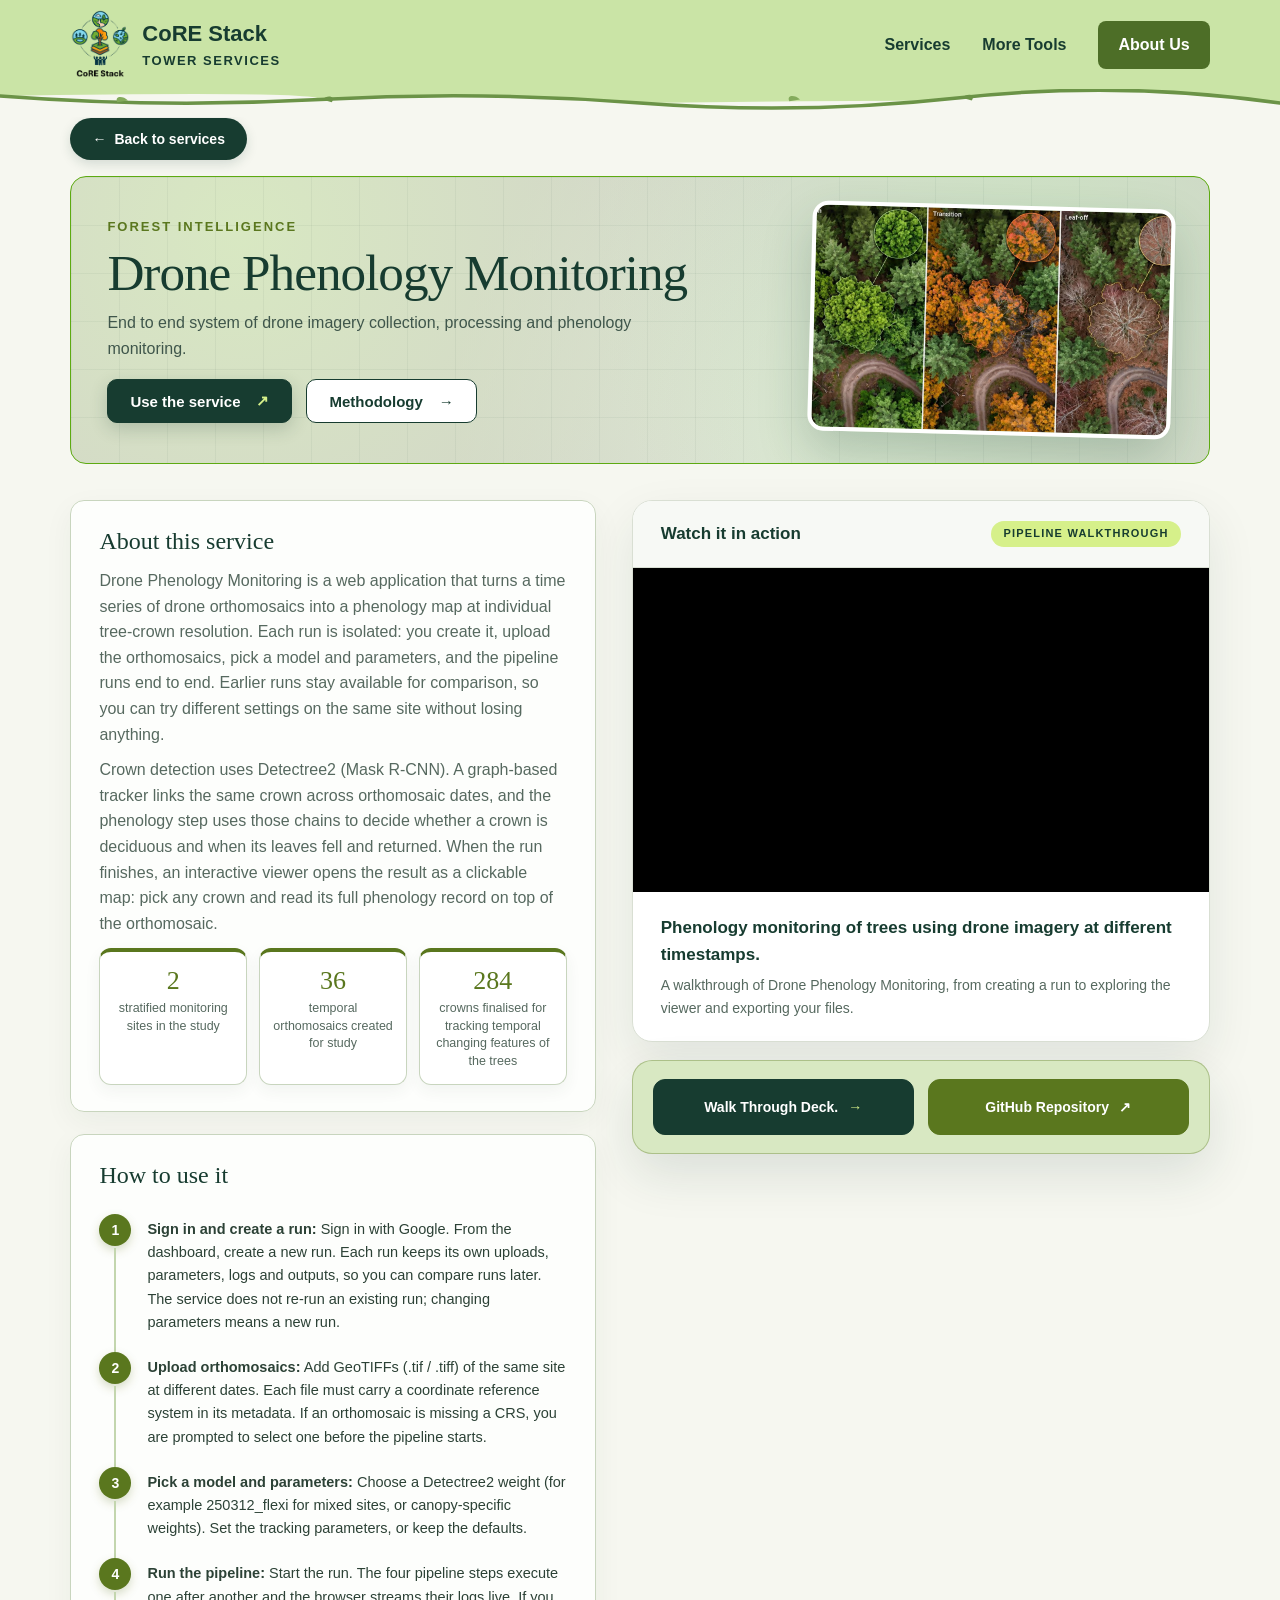
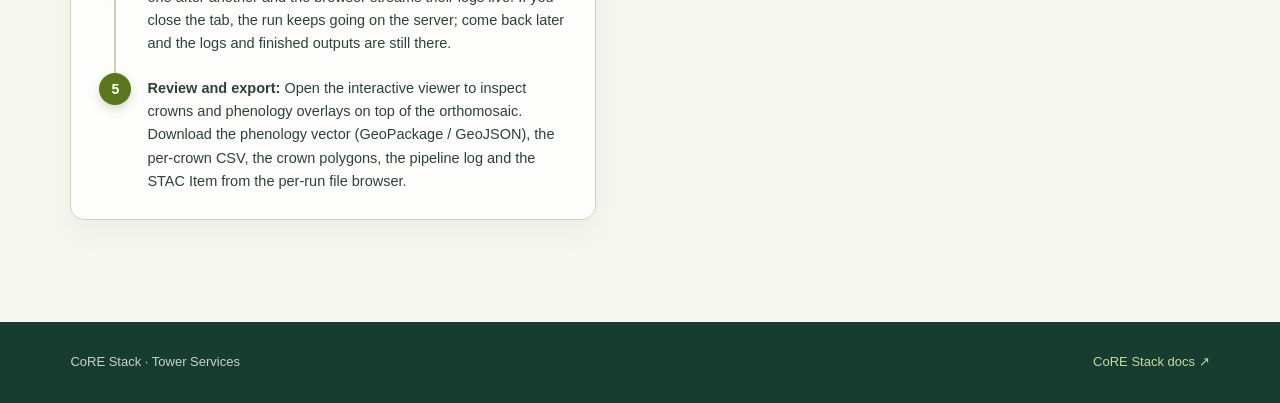
<file: Services/Drone_Phenology/drone-phenology.html>
<!doctype html>
<html lang="en">
  <head>
    <meta charset="utf-8">
    <meta name="viewport" content="width=device-width, initial-scale=1">
    <meta name="theme-color" content="#cae4a6">
    <meta name="description" content="Upload repeated drone orthomosaics of one site to detect, track and classify every tree crown and map its phenology.">
    <title>Drone Phenology Monitoring · Tower Services</title>
    <link rel="stylesheet" href="../services.css">
    <script src="../services.js" defer></script>
    <link rel="icon" type="image/png" href="../../resources/images/logo.png">
    <style>
      /* IN / OUT pills for the pipeline steps (can be moved into services.css) */
      .io-row { display: flex; flex-wrap: wrap; gap: 6px; margin: 0 0 8px; }
      .io-pill { display: inline-flex; align-items: center; gap: 6px; padding: 3px 10px; border: 1px solid; border-radius: 999px; font-size: .78rem; line-height: 1.4; }
      .io-pill b { font-size: .66rem; font-weight: 700; letter-spacing: .08em; }
      .io-in { background: #eaf4df; border-color: #a9cf86; color: #2f5a1e; }
      .io-out { background: #e6f0fb; border-color: #9cc3ec; color: #1f4f82; }
      .io-desc { margin: 0; }
    </style>
  </head>
  <body data-service="drone-phenology">
    <header class="site-header">
      <div class="wrap header-inner">
        <a class="brand" href="https://core-stack.org/" aria-label="CoRE Stack website">
          <img class="brand-logo" src="../../resources/images/logo.png" alt="CoRE Stack logo">
          <span>CoRE Stack<small>Tower Services</small></span>
        </a>
        <nav aria-label="Main navigation">
          <a class="nav-link" href="../../index.html#services">Services</a>
          <a class="nav-link" href="../../index.html#more">More Tools</a>
          <a class="nav-doc nav-link" href="../../index.html#about">About Us</a>
        </nav>
      </div>
      <svg class="header-branch-border" viewBox="0 0 1200 32" preserveAspectRatio="none" aria-hidden="true">
        <path d="M0,0 L1200,0 L1200,16 Q900,10 600,16 T300,12 T0,8 Z" fill="#cae4a6"/>
        <path d="M0,8 Q150,22 300,12 T600,16 T900,10 T1200,16 L1200,32 L0,32 Z" fill="#f6f7f0"/>
        <path d="M0,8 Q150,22 300,12 T600,16 T900,10 T1200,16" fill="none" stroke="#6b9347" stroke-width="4" stroke-linecap="round"/>
        <path d="M120,13 C115,7 107,8 110,15 Z" fill="#84ab5c"/><path d="M302,12 C307,6 315,8 311,15 Z" fill="#6b9347"/>
        <path d="M750,12 C745,6 737,7 740,14 Z" fill="#84ab5c"/><path d="M902,10 C907,4 915,6 911,13 Z" fill="#6b9347"/>
      </svg>
    </header>

    <main class="wrap">
      <a class="back" href="../../index.html#services"><span aria-hidden="true">←</span> Back to services</a>

      <section class="service-hero" aria-labelledby="service-title">
        <div>
          <p class="eyebrow">Forest intelligence</p>
          <h1 class="service-name" id="service-title">Drone Phenology Monitoring</h1>
          <p class="lead">End to end system of drone imagery collection, processing and phenology monitoring.</p>
          <div class="service-actions">
            <a class="try-button" href="https://www.cse.iitd.ernet.in/act4dws5/dpm/" target="_blank" rel="noopener noreferrer">Use the service <span aria-hidden="true">↗</span></a>
            <button type="button" class="method-button" id="openMethod" aria-haspopup="dialog">Methodology <span aria-hidden="true">→</span></button>
          </div>
        </div>
        <div class="hero-art"><img src="../../resources/images/phenology.jpeg" alt="Drone Phenology Monitoring preview"></div>
      </section>

      <div class="service-layout">
        <section class="intro" aria-label="About Drone Phenology Monitoring">
          <div class="about-card">
            <h2>About this service</h2>
            <p class="about-copy">Drone Phenology Monitoring is a web application that turns a time series of drone orthomosaics into a phenology map at individual tree-crown resolution. Each run is isolated: you create it, upload the orthomosaics, pick a model and parameters, and the pipeline runs end to end. Earlier runs stay available for comparison, so you can try different settings on the same site without losing anything.</p>
            <p class="about-copy">Crown detection uses Detectree2 (Mask R-CNN). A graph-based tracker links the same crown across orthomosaic dates, and the phenology step uses those chains to decide whether a crown is deciduous and when its leaves fell and returned. When the run finishes, an interactive viewer opens the result as a clickable map: pick any crown and read its full phenology record on top of the orthomosaic.</p>
            <div class="stat-row">
            <div class="stat"><span class="stat-value">2</span><span class="stat-label">stratified monitoring sites in the study</span></div>
            <div class="stat"><span class="stat-value">36</span><span class="stat-label">temporal orthomosaics  created for study</span></div>
            <div class="stat"><span class="stat-value">284</span><span class="stat-label">crowns finalised for tracking temporal changing features of the trees</span></div>
          </div>
          </div>
          <div class="usage-guide">
            <div class="usage-head">
              <h3>How to use it</h3>
            </div>
            <div class="timeline-steps">
              <div class="timeline-step"><span class="step-num">1</span><div class="step-text"><strong>Sign in and create a run:</strong> Sign in with Google. From the dashboard, create a new run. Each run keeps its own uploads, parameters, logs and outputs, so you can compare runs later. The service does not re-run an existing run; changing parameters means a new run.</div></div>
              <div class="timeline-step"><span class="step-num">2</span><div class="step-text"><strong>Upload orthomosaics:</strong> Add GeoTIFFs (.tif / .tiff) of the same site at different dates. Each file must carry a coordinate reference system in its metadata. If an orthomosaic is missing a CRS, you are prompted to select one before the pipeline starts.</div></div>
              <div class="timeline-step"><span class="step-num">3</span><div class="step-text"><strong>Pick a model and parameters:</strong> Choose a Detectree2 weight (for example 250312_flexi for mixed sites, or canopy-specific weights). Set the tracking parameters, or keep the defaults.</div></div>
              <div class="timeline-step"><span class="step-num">4</span><div class="step-text"><strong>Run the pipeline:</strong> Start the run. The four pipeline steps execute one after another and the browser streams their logs live. If you close the tab, the run keeps going on the server; come back later and the logs and finished outputs are still there.</div></div>
              <div class="timeline-step"><span class="step-num">5</span><div class="step-text"><strong>Review and export:</strong> Open the interactive viewer to inspect crowns and phenology overlays on top of the orthomosaic. Download the phenology vector (GeoPackage / GeoJSON), the per-crown CSV, the crown polygons, the pipeline log and the STAC Item from the per-run file browser.</div></div>
            </div>
          </div>
        </section>

        <div class="video-column">
          <section class="video-section" aria-labelledby="video-title">
          <div class="video-heading"><h2 id="video-title">Watch it in action</h2><span class="video-tag">Pipeline walkthrough</span></div>
          <!-- services.js swaps this placeholder for the tutorial video when one is set -->
          <div class="video-stage" data-video-stage data-video-title="Drone Phenology Monitoring">
            <div class="video-empty"><span class="video-symbol" aria-hidden="true">▷</span><strong>Tutorial coming soon</strong><p>The walkthrough will appear here when it is available.</p></div>
          </div>
          <div class="video-caption">
            <h3>Phenology monitoring of trees using drone imagery at different timestamps.</h3>
            <p>A walkthrough of Drone Phenology Monitoring, from creating a run to exploring the viewer and exporting your files.</p>
            <p class="video-help" data-video-help hidden>The video could not be loaded. Check your connection and try again.</p>
            <noscript><p>Enable JavaScript to load the tutorial player.</p></noscript>
          </div>
        </section>
          <div class="walkthrough-github-card">
            <button type="button" class="walkthrough-button" id="openWalkthrough" aria-haspopup="dialog">Walk Through Deck.<span aria-hidden="true">→</span></button>
            <a class="resource-link" href="https://github.com/hbot07/Drone-Phenology-Monitoring" target="_blank" rel="noopener noreferrer">GitHub Repository <span aria-hidden="true">↗</span></a>
          </div>
        </div>
      </div>
    </main>

    <div class="modal-overlay" id="methodModal" aria-hidden="true">
      <div class="modal-container" role="dialog" aria-modal="true" aria-labelledby="methodTitle">
        <button type="button" class="modal-close-btn" id="closeMethod" aria-label="Close">&times;</button>
        <p class="eyebrow">Methodology</p>
        <h2 id="methodTitle">How Drone Phenology Monitoring Works?</h2>
        <p class="method-sub">Detectree2 (Mask R-CNN) · Graph-based tracker · Cloud-Optimised GeoTIFF · Leaflet.js · FastAPI · Airflow + STACD</p>

        <div class="method-flow" role="img" aria-label="Five stages: upload, detect, track, classify, explore">
          <div class="flow-step"><span class="flow-num">1</span><span class="flow-title">Upload</span><span class="flow-sub">Orthomosaics of one site, many dates</span></div>
          <div class="flow-step"><span class="flow-num">2</span><span class="flow-title">Detect</span><span class="flow-sub">Detectree2 outlines every crown</span></div>
          <div class="flow-step"><span class="flow-num">3</span><span class="flow-title">Track</span><span class="flow-sub">Same crown linked across dates</span></div>
          <div class="flow-step"><span class="flow-num">4</span><span class="flow-title">Classify</span><span class="flow-sub">GCC curve to deciduous or evergreen</span></div>
          <div class="flow-step"><span class="flow-num">5</span><span class="flow-title">Explore</span><span class="flow-sub">Clickable map with a date slider</span></div>
        </div>

        <article class="method-section">
          <h3>System architecture</h3>
          <ul class="method-list">
            <li>The <strong>pipeline worker computes</strong>, <strong>FileBrowser stores</strong>, and the <strong>dashboard only reads</strong>. A run's results, once written, do not depend on the worker to be served.</li>
            <li><strong>Upload path:</strong> orthomosaics (GeoTIFFs with an embedded CRS) go from the browser to the FastAPI service, which validates the CRS, writes the files and records acquisition dates in the database.</li>
            <li><strong>Pipeline worker:</strong> runs the four-step pipeline inside Docker and writes outputs to <code>/app/data/&lt;run_id&gt;/outputs</code>. GPU inference is used for detection.</li>
            <li><strong>Scheduling:</strong> when the upload completes, FastAPI triggers the <code>drone_phenology_monitoring</code> DAG in <strong>Airflow</strong> with the <code>run_id</code> and any overridden parameters. The DAG runs the <code>Phenology_Export</code> root algorithm, which calls the pipeline's <code>/api/export-phenology</code> endpoint.</li>
            <li><strong>Storage:</strong> every run has its own folder with uploads, intermediate outputs and the final viewer. <strong>FileBrowser</strong> gives read-only share links for each folder.</li>
            <li><strong>Web dashboard:</strong> a FastAPI JSON API serves run metadata, triggers runs and streams per-step status. A Leaflet.js front end draws the viewer, polls run status every five seconds, and shows signed-in users only their own runs.</li>
            <li><strong>Standalone viewer:</strong> each run also produces a self-contained <code>viewer.html</code> with relative paths, so it opens in any browser without the backend.</li>
          </ul>

          <svg class="modal-diagram-img method-diagram" viewBox="0 0 880 330" role="img" aria-label="Drone Phenology Monitoring architecture: browser, FastAPI service, Airflow and STACD and pipeline worker write to per-run storage; web dashboard, FileBrowser and STAC catalog read from it" xmlns="http://www.w3.org/2000/svg" font-family="Inter, Arial, sans-serif">
            <defs>
              <marker id="dpmArrow" viewBox="0 0 10 10" refX="9" refY="5" markerWidth="7" markerHeight="7" orient="auto-start-reverse">
                <path d="M0,0 L10,5 L0,10 z" fill="#6b9347"/>
              </marker>
            </defs>

            <text x="15" y="18" font-size="12" font-weight="700" letter-spacing="1" fill="#6b9347">ONE-TIME RUN PER SITE</text>

            <g fill="#f1f7ea" stroke="#6b9347" stroke-width="1.5">
              <rect x="15" y="30" width="150" height="62" rx="10"/>
              <rect x="190" y="30" width="150" height="62" rx="10"/>
              <rect x="365" y="30" width="150" height="62" rx="10"/>
              <rect x="540" y="30" width="150" height="62" rx="10"/>
            </g>
            <g text-anchor="middle" fill="#173c30">
              <text x="90" y="56" font-size="14" font-weight="700">Browser</text>
              <text x="90" y="76" font-size="11.5">GeoTIFFs + dates</text>
              <text x="265" y="56" font-size="14" font-weight="700">FastAPI service</text>
              <text x="265" y="76" font-size="11.5">Google OAuth · CRS check</text>
              <text x="440" y="56" font-size="14" font-weight="700">Airflow + STACD</text>
              <text x="440" y="76" font-size="11.5">triggers the DAG</text>
              <text x="615" y="56" font-size="14" font-weight="700">Pipeline worker</text>
              <text x="615" y="76" font-size="11.5">4 steps · GPU · Docker</text>
            </g>
            <g stroke="#6b9347" stroke-width="2" fill="none" marker-end="url(#dpmArrow)">
              <line x1="165" y1="61" x2="188" y2="61"/>
              <line x1="340" y1="61" x2="363" y2="61"/>
              <line x1="515" y1="61" x2="538" y2="61"/>
              <line x1="615" y1="92" x2="615" y2="128"/>
            </g>

            <rect x="190" y="130" width="675" height="72" rx="12" fill="#cae4a6" stroke="#6b9347" stroke-width="1.5"/>
            <text x="527" y="153" text-anchor="middle" font-size="14" font-weight="700" fill="#173c30">Per-run storage · /app/data/&lt;run_id&gt;/</text>
            <g text-anchor="middle" font-size="11.5" fill="#173c30">
              <text x="285" y="182">Uploads + dates</text>
              <text x="430" y="182">COG tiles per date</text>
              <text x="585" y="182">Annotated GeoJSON</text>
              <text x="715" y="182">viewer.html</text>
              <text x="820" y="182">STAC item</text>
            </g>

            <text x="15" y="240" font-size="12" font-weight="700" letter-spacing="1" fill="#6b9347">ANY TIME SOMEONE OPENS A RUN</text>
            <g fill="#ffffff" stroke="#6b9347" stroke-width="1.5">
              <rect x="15" y="252" width="150" height="62" rx="10"/>
              <rect x="190" y="252" width="150" height="62" rx="10"/>
              <rect x="365" y="252" width="150" height="62" rx="10"/>
              <rect x="540" y="252" width="150" height="62" rx="10"/>
            </g>
            <g text-anchor="middle" fill="#173c30">
              <text x="90" y="278" font-size="14" font-weight="700">Browser</text>
              <text x="90" y="298" font-size="11.5">dates · click crowns</text>
              <text x="265" y="278" font-size="14" font-weight="700">Web dashboard</text>
              <text x="265" y="298" font-size="11.5">FastAPI · Leaflet.js</text>
              <text x="440" y="278" font-size="14" font-weight="700">FileBrowser</text>
              <text x="440" y="298" font-size="11.5">read-only share links</text>
              <text x="615" y="278" font-size="14" font-weight="700">STAC catalog</text>
              <text x="615" y="298" font-size="11.5">discoverable output</text>
            </g>
            <g stroke="#6b9347" stroke-width="2" fill="none" marker-end="url(#dpmArrow)">
              <line x1="190" y1="283" x2="167" y2="283"/>
              <line x1="265" y1="250" x2="265" y2="204"/>
              <line x1="440" y1="250" x2="440" y2="204"/>
              <line x1="615" y1="250" x2="615" y2="204"/>
            </g>
          </svg>
          <p class="method-note">The top row is a one-time run per site. The bottom row is what happens whenever someone opens the dashboard or the viewer. Per-run storage sits between them.</p>
        </article>

        <article class="method-section">
          <h3>The pipeline: four steps in sequence</h3>
          <p>The moment you click <em>Upload &amp; start pipeline</em>, the four steps run one after another. Each step writes to a run-specific folder and the next step picks the files up automatically.</p>
          <table class="method-table">
            <thead><tr><th>Step</th><th>What happens</th></tr></thead>
            <tbody>
              <tr><td><strong>1 · Crown Detection</strong><br><code>01_crown_detection.py</code></td><td><div class="io-row"><span class="io-pill io-in"><b>IN</b> Orthomosaic GeoTIFFs</span><span class="io-pill io-out"><b>OUT</b> Per-date crown GeoPackages</span></div><p class="io-desc">A fine-tuned Detectree2 (Mask R-CNN) model outlines every visible crown. Overlapping detections are merged so each crown is counted once, with a confidence score per polygon.</p></td></tr>
              <tr><td><strong>2 · Crown Tracking</strong><br><code>02_crown_tracking.py</code></td><td><div class="io-row"><span class="io-pill io-in"><b>IN</b> Per-date crown GeoPackages</span><span class="io-pill io-out"><b>OUT</b> Consensus crowns GeoPackage</span></div><p class="io-desc">Anchor crowns align the dates by phase-correlation, then crowns are matched by IoU and centroid distance so each tree keeps one ID. Only crowns seen in enough dates (<code>base_threshold</code>) survive, which filters out false detections and transient objects.</p></td></tr>
              <tr><td><strong>3 · Phenology Analysis</strong><br><code>03_phenology_analysis.py</code><br><code>10_phenophase_classifier.py</code><br><code>12_apply_phenophase_to_geojson.py</code></td><td><div class="io-row"><span class="io-pill io-in"><b>IN</b> Consensus crowns GeoPackage</span><span class="io-pill io-out"><b>OUT</b> Final annotated GeoJSON</span></div><p class="io-desc">A Green Chromatic Coordinate (GCC) time series is extracted per crown and reduced to a <strong>Deciduousness Score (DS)</strong>, which classifies each crown as <em>deciduous</em> or <em>evergreen</em>. The label is written into the GeoJSON that the viewer loads and that QGIS users download.</p></td></tr>
              <tr><td><strong>4 · Interactive Viewer</strong><br><code>04a_cog_tiling.py</code><br><code>04b_interactive_viz.py</code></td><td><div class="io-row"><span class="io-pill io-in"><b>IN</b> Orthomosaics + Final GeoJSON</span><span class="io-pill io-out"><b>OUT</b> Self-contained Leaflet map HTML</span></div><p class="io-desc">Orthomosaics are tiled into Cloud-Optimised GeoTIFFs so the viewer loads only the tiles it needs. The map has clickable crowns, a date slider across acquisition dates, and a switch between the orthomosaic and a false-colour vegetation view.</p></td></tr>
            </tbody>
          </table>
        </article>

        <article class="method-section">
          <h3>Crown detector: Detectree2</h3>
          <ul class="method-list">
            <li>Open-source tree-crown detector using <strong>Mask R-CNN</strong> instance segmentation.</li>
            <li>Published weights are used as they are. <strong>Nothing is retrained per site.</strong></li>
            <li>Three weight options can be picked when you start a run:</li>
          </ul>
          <table class="method-table">
            <thead><tr><th>Model variant</th><th>When to use</th></tr></thead>
            <tbody>
              <tr><td><code>urban_canopy</code></td><td>Mixed urban / peri-urban canopy; well-separated crowns. <strong>Default.</strong></td></tr>
              <tr><td><code>250312_flexi</code></td><td>General-purpose; a good first fallback if <code>urban_canopy</code> underfits.</td></tr>
              <tr><td><code>tropical_dense</code></td><td>Dense tropical closed-canopy forests with heavy crown overlap.</td></tr>
            </tbody>
          </table>
        </article>

        <article class="method-section">
          <h3>Tracking a crown across dates</h3>
          <ul class="method-list">
            <li><strong>Align:</strong> high-confidence <strong>anchor crowns</strong> are used to line up every date with a tiled phase-correlation (<code>align_method = pcc_tiled</code>).</li>
            <li><strong>Match:</strong> crowns from different dates are linked by <strong>IoU</strong> and <strong>centroid distance</strong>, so one tree keeps one ID throughout the series.</li>
            <li><strong>Filter:</strong> a crown must appear in enough dates to be kept. This removes false detections and transient objects such as vehicles or shadows.</li>
          </ul>
          <table class="method-table">
            <thead><tr><th>Parameter</th><th>Default</th><th>What it does</th></tr></thead>
            <tbody>
              <tr><td><code>base_threshold</code></td><td>45</td><td>How many dates a crown must appear in to be kept. Raise it to drop more transient detections, lower it to retain more.</td></tr>
              <tr><td><code>align_threshold</code></td><td>65</td><td>Confidence floor for the anchor crowns used in alignment.</td></tr>
              <tr><td><code>align_method</code></td><td><code>pcc_tiled</code></td><td>Phase-correlation on tiles.</td></tr>
            </tbody>
          </table>
        </article>

        <article class="method-section">
          <h3>Phenology and the Deciduousness Score</h3>
          <ul class="method-list">
            <li>A <strong>Green Chromatic Coordinate (GCC)</strong> time series is extracted for every tracked crown.</li>
            <li>Four phenological signals are combined into one <strong>Deciduousness Score (DS)</strong> using four weights: <code>w_veg_amp</code>, <code>w_depth</code>, <code>w_gcc_amp</code> and <code>w_tex</code>.</li>
            <li>The classifier uses the DS to label each crown <strong>deciduous</strong> or <strong>evergreen</strong>, and to tell when leaves fell and returned.</li>
            <li>Default weights are tuned for <strong>mixed temperate / subtropical forests</strong>. The Parameter Guide covers tuning for other biomes.</li>
          </ul>
        </article>

        <article class="method-section">
          <h3>Outputs</h3>
          <ul class="method-list">
            <li><strong>Interactive viewer</strong> (<code>viewer.html</code>): date slider, clickable crowns, tooltips with tracked ID and phenophase, and a base-map switch between the orthomosaic and a false-colour vegetation view.</li>
            <li><strong>Final annotated GeoJSON</strong> (<code>final_annotated_crowns.geojson</code>): all tracked crowns with their phenophase label. The main deliverable for QGIS.</li>
            <li><strong>Phenology metrics GeoJSON</strong> (<code>phenology_metrics.geojson</code>): raw metrics before classification, for your own analysis of the fitted curves.</li>
            <li><strong>COG tiles</strong> (<code>cogs/</code>): one Cloud-Optimised GeoTIFF per date, reusable in any COG-aware GIS tool.</li>
            <li><strong>STAC item:</strong> the per-crown vector is registered by STACD (<code>DPM_Phenology_Vector</code>) so it can be found in the shared catalog.</li>
            <li><strong>Public listing:</strong> toggle a run <em>Public</em> and its viewer appears on the DPM landing page, open to anyone without signing in.</li>
            <li><strong>Portable run folder:</strong> the viewer and tiles use relative paths, so the whole folder can be moved and still opens.</li>
          </ul>
        </article>

        <article class="method-section">
          <h3>Limitations and what they imply</h3>
          <table class="method-table">
            <thead><tr><th>Limitation</th><th>What it means</th></tr></thead>
            <tbody>
              <tr><td><strong>Detection needs visible canopy</strong></td><td>Understorey trees hidden under taller crowns are not detected. Only nadir drone imagery is supported; oblique captures are not.</td></tr>
              <tr><td><strong>Phenology needs temporal coverage</strong></td><td>At least 5 dates across the active season are needed; 8 to 12 dates, 2 to 3 weeks apart, are ideal. Missing leaf-out or leaf-off lowers phenophase accuracy.</td></tr>
              <tr><td><strong>Alignment assumes overlap</strong></td><td>A survey that flew a very different path on one date may fail alignment for that date.</td></tr>
              <tr><td><strong>Classification depends on DS weights</strong></td><td>Defaults suit mixed temperate / subtropical forests. Other sites may need the Parameter Guide's tuning procedure.</td></tr>
              <tr><td><strong>Weights are not retrained</strong></td><td>Detection quality depends on how close your site is to the training data, so pick the closest model variant.</td></tr>
              <tr><td><strong>Illumination must be consistent</strong></td><td>Low-sun shadows add spectral noise. Fly within ±2 hours of solar noon on every date.</td></tr>
              <tr><td><strong>Boundary must be consistent</strong></td><td>Changing the survey polygon between dates changes which crowns are detected and tracked. Reuse the exact saved flight plan every date.</td></tr>
            </tbody>
          </table>
        </article>
        <div class="modal-footer">
          <a class="modal-btn" href="https://docs.core-stack.org/infra/tower-services/deployed-architecture/" target="_blank" rel="noopener noreferrer">Deployed Architecture ↗</a>
        </div>
      </div>
    </div>

    <div class="modal-overlay" id="walkthroughModal" aria-hidden="true">
      <div class="modal-container walkthrough-modal" role="dialog" aria-modal="true" aria-label="Walk through slides">
        <button type="button" class="modal-close-btn" id="closeWalkthrough" aria-label="Close">&times;</button>
        <div class="slides-head">
          <div>
            <p class="eyebrow">Drone Phenology Monitoring</p>
          </div>
          <a class="walkthrough-button slides-open" data-slides-open href="https://github.com/hbot07/Drone-Phenology-Monitoring/blob/main/Drone_Phenology_Monitoring.pdf" target="_blank" rel="noopener noreferrer">Open in new tab <span aria-hidden="true">↗</span></a>
        </div>
        <div class="slides-stage" data-slides-stage data-slides-title="Drone Phenology Monitoring walk through">
          <p class="slides-loading">Loading slides…</p>
        </div>
        <p class="slides-help" data-slides-help hidden>The slides could not be loaded. Use the Open in new tab button to open them.</p>
      </div>
    </div>

    <footer class="site-footer">
      <div class="wrap"><span>CoRE Stack · Tower Services</span><a href="https://docs.core-stack.org/infra/tower-services/" target="_blank" rel="noopener noreferrer">CoRE Stack docs ↗</a></div>
    </footer>
  </body>
</html>
</file>
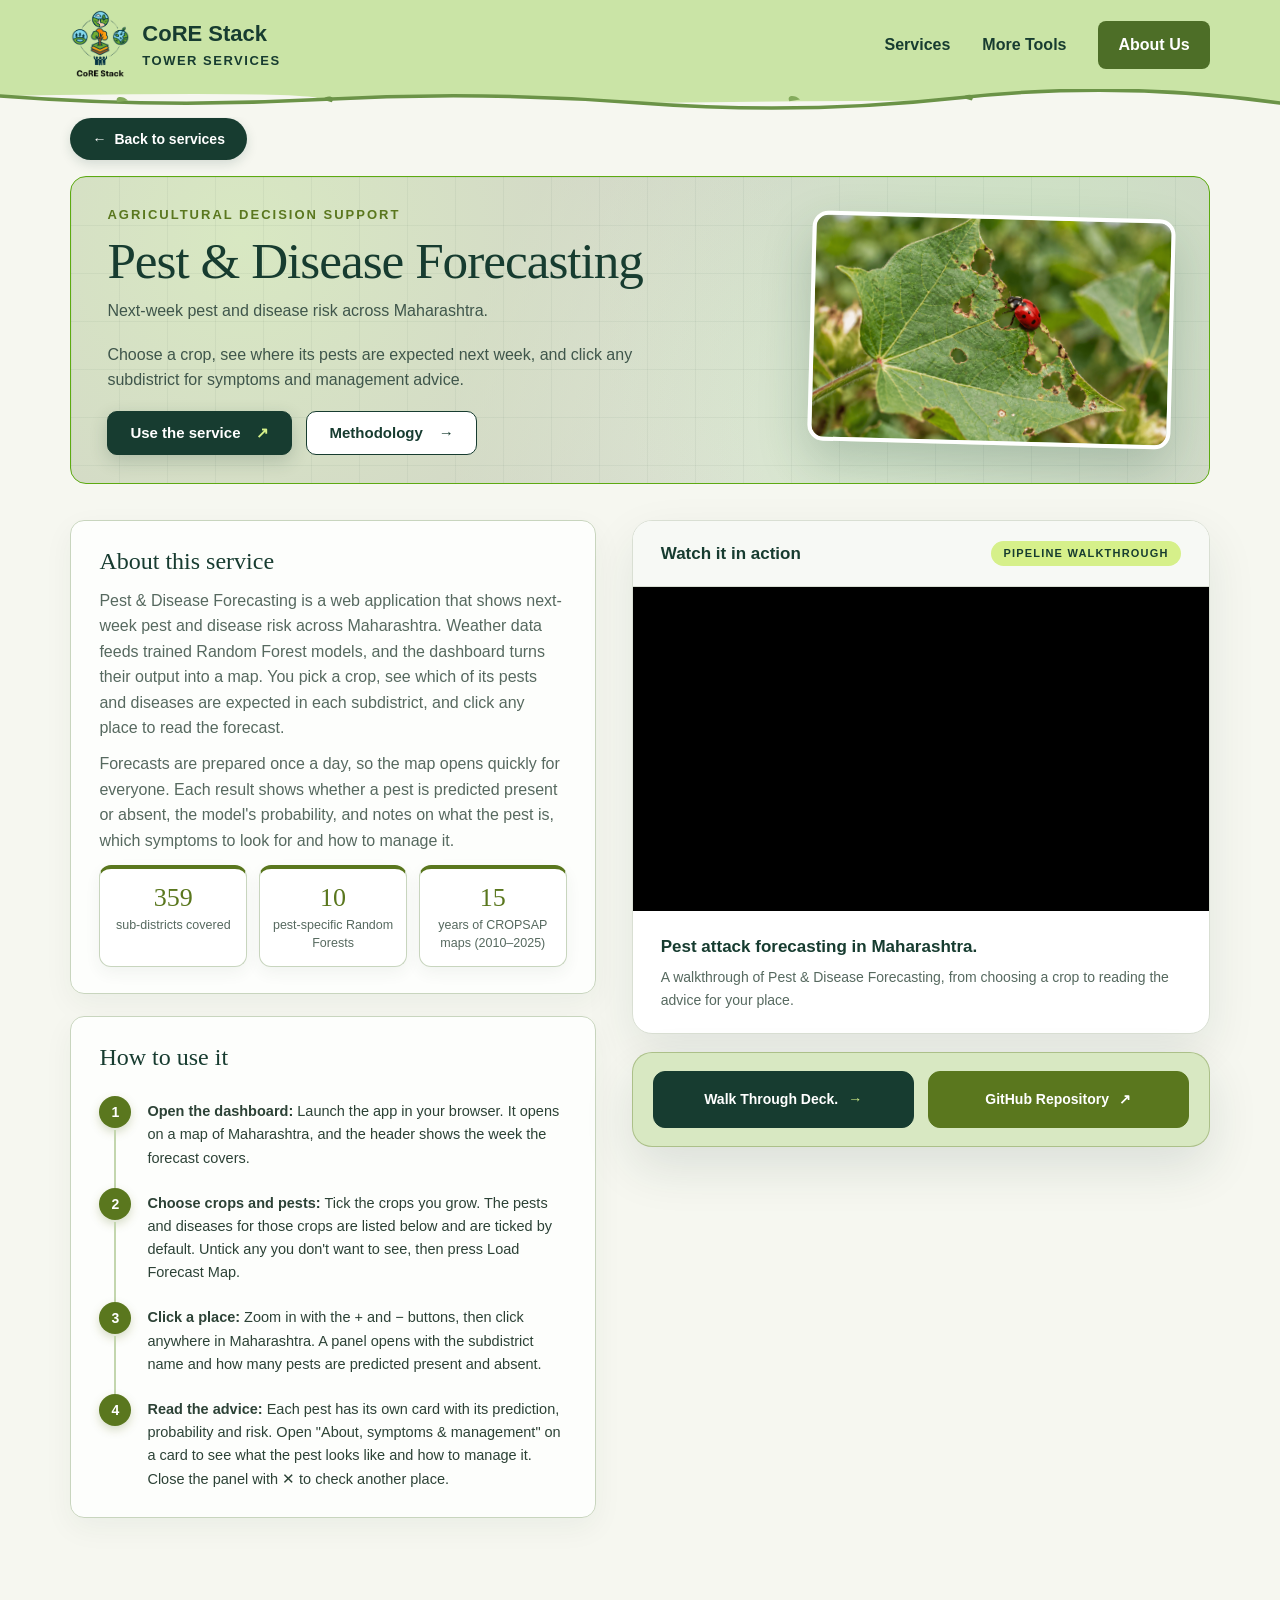
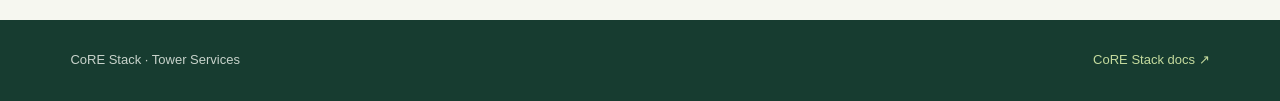
<file: Services/Pest_forecasting/pest_forecasting.html>
<!doctype html>
<html lang="en">
  <head>
    <meta charset="utf-8">
    <meta name="viewport" content="width=device-width, initial-scale=1">
    <meta name="theme-color" content="#cae4a6">
    <meta name="description" content="Next-week pest and disease risk across Maharashtra. Choose a crop, see where its pests are expected next week, and click any subdistrict for symptoms and management advice.">
    <title>Pest &amp; Disease Forecasting · Tower Services</title>
    <link rel="stylesheet" href="../services.css">
    <script src="../services.js" defer></script>
    <link rel="icon" type="image/png" href="../../resources/images/logo.png">
  </head>
  <body data-service="pest-forecasting">
    <header class="site-header">
      <div class="wrap header-inner">
        <a class="brand" href="https://core-stack.org/" aria-label="CoRE Stack website">
          <img class="brand-logo" src="../../resources/images/logo.png" alt="CoRE Stack logo">
          <span>CoRE Stack<small>Tower Services</small></span>
        </a>
        <nav aria-label="Main navigation">
          <a class="nav-link" href="../../index.html#services">Services</a>
          <a class="nav-link" href="../../index.html#more">More Tools</a>
          <a class="nav-doc nav-link" href="../../index.html#about">About Us</a>
        </nav>
      </div>
      <svg class="header-branch-border" viewBox="0 0 1200 32" preserveAspectRatio="none" aria-hidden="true">
        <path d="M0,0 L1200,0 L1200,16 Q900,10 600,16 T300,12 T0,8 Z" fill="#cae4a6"/>
        <path d="M0,8 Q150,22 300,12 T600,16 T900,10 T1200,16 L1200,32 L0,32 Z" fill="#f6f7f0"/>
        <path d="M0,8 Q150,22 300,12 T600,16 T900,10 T1200,16" fill="none" stroke="#6b9347" stroke-width="4" stroke-linecap="round"/>
        <path d="M120,13 C115,7 107,8 110,15 Z" fill="#84ab5c"/><path d="M302,12 C307,6 315,8 311,15 Z" fill="#6b9347"/>
        <path d="M750,12 C745,6 737,7 740,14 Z" fill="#84ab5c"/><path d="M902,10 C907,4 915,6 911,13 Z" fill="#6b9347"/>
      </svg>
    </header>

    <main class="wrap">
      <a class="back" href="../../index.html#services"><span aria-hidden="true">←</span> Back to services</a>

      <section class="service-hero" aria-labelledby="service-title">
        <div>
          <p class="eyebrow">Agricultural decision support</p>
          <h1 class="service-name" id="service-title">Pest &amp; Disease Forecasting</h1>
          <p class="lead">Next-week pest and disease risk across Maharashtra.</p>
          <p class="lead">Choose a crop, see where its pests are expected next week, and click any subdistrict for symptoms and management advice.</p>
          <div class="service-actions">
            <a class="try-button" href="https://www.cse.iitd.ernet.in/act4dws5/maharashtra-pest/" target="_blank" rel="noopener noreferrer">Use the service <span aria-hidden="true">↗</span></a>
            <button type="button" class="method-button" id="openMethod" aria-haspopup="dialog">Methodology <span aria-hidden="true">→</span></button>
          </div>
        </div>
        <div class="hero-art"><img src="../../resources/images/pest.png" alt="Pest and disease forecasting preview"></div>
      </section>

      <div class="service-layout">
        <section class="intro" aria-label="About Pest and Disease Forecasting">
          <div class="about-card">
            <h2>About this service</h2>
            <p class="about-copy">Pest &amp; Disease Forecasting is a web application that shows next-week pest and disease risk across Maharashtra. Weather data feeds trained Random Forest models, and the dashboard turns their output into a map. You pick a crop, see which of its pests and diseases are expected in each subdistrict, and click any place to read the forecast.</p>
            <p class="about-copy">Forecasts are prepared once a day, so the map opens quickly for everyone. Each result shows whether a pest is predicted present or absent, the model's probability, and notes on what the pest is, which symptoms to look for and how to manage it.</p>
             <div class="stat-row">
            <div class="stat"><span class="stat-value">359</span><span class="stat-label">sub-districts covered</span></div>
            <div class="stat"><span class="stat-value">10</span><span class="stat-label">pest-specific Random Forests</span></div>
            <div class="stat"><span class="stat-value">15</span><span class="stat-label">years of CROPSAP maps (2010–2025)</span></div>
          </div>
          </div>
          <div class="usage-guide">
            <div class="usage-head">
              <h3>How to use it</h3>
            </div>
            <div class="timeline-steps">
              <div class="timeline-step"><span class="step-num">1</span><div class="step-text"><strong>Open the dashboard:</strong> Launch the app in your browser. It opens on a map of Maharashtra, and the header shows the week the forecast covers.</div></div>
              <div class="timeline-step"><span class="step-num">2</span><div class="step-text"><strong>Choose crops and pests:</strong> Tick the crops you grow. The pests and diseases for those crops are listed below and are ticked by default. Untick any you don't want to see, then press Load Forecast Map.</div></div>
              <div class="timeline-step"><span class="step-num">3</span><div class="step-text"><strong>Click a place:</strong> Zoom in with the + and − buttons, then click anywhere in Maharashtra. A panel opens with the subdistrict name and how many pests are predicted present and absent.</div></div>
              <div class="timeline-step"><span class="step-num">4</span><div class="step-text"><strong>Read the advice:</strong> Each pest has its own card with its prediction, probability and risk. Open "About, symptoms &amp; management" on a card to see what the pest looks like and how to manage it. Close the panel with ✕ to check another place.</div></div>
            </div>
          </div>
        </section>

        <div class="video-column">
          <section class="video-section" aria-labelledby="video-title">
          <div class="video-heading"><h2 id="video-title">Watch it in action</h2><span class="video-tag">Pipeline walkthrough</span></div>
          <!-- services.js swaps this placeholder for the tutorial video when one is set -->
          <div class="video-stage" data-video-stage data-video-title="Pest &amp; Disease Forecasting">
            <div class="video-empty"><span class="video-symbol" aria-hidden="true">▷</span><strong>Tutorial coming soon</strong><p>The walkthrough will appear here when it is available.</p></div>
          </div>
          <div class="video-caption">
            <h3>Pest attack forecasting in Maharashtra.</h3>
            <p>A walkthrough of Pest &amp; Disease Forecasting, from choosing a crop to reading the advice for your place.</p>
            <p class="video-help" data-video-help hidden>The video could not be loaded. Check your connection and try again.</p>
            <noscript><p>Enable JavaScript to load the tutorial player.</p></noscript>
          </div>
        </section>
          <div class="walkthrough-github-card">
            <button type="button" class="walkthrough-button" id="openWalkthrough" aria-haspopup="dialog">Walk Through Deck.<span aria-hidden="true">→</span></button>
            <a class="resource-link" href="https://github.com/ssjgit08/maharashtraPestDiseaseForecasting" target="_blank" rel="noopener noreferrer">GitHub Repository <span aria-hidden="true">↗</span></a>
          </div>
        </div>
      </div>
    </main>

    <div class="modal-overlay" id="methodModal" aria-hidden="true">
      <div class="modal-container" role="dialog" aria-modal="true" aria-labelledby="methodTitle">
        <button type="button" class="modal-close-btn" id="closeMethod" aria-label="Close">&times;</button>
        <p class="eyebrow">Methodology</p>
        <h2 id="methodTitle">How Pest &amp; Disease Forecasting Works?</h2>
        <p class="method-sub">ERA5 + IFS weather · Random Forest · Google Earth Engine · Airflow · FastAPI + Leaflet</p>

        <div class="method-flow" role="img" aria-label="Five stages: gather weather, build features, predict, publish, explore">
          <div class="flow-step"><span class="flow-num">1</span><span class="flow-title">Gather weather</span><span class="flow-sub">ERA5 history and IFS forecast</span></div>
          <div class="flow-step"><span class="flow-num">2</span><span class="flow-title">Build features</span><span class="flow-sub">Hourly to weekly, per pest</span></div>
          <div class="flow-step"><span class="flow-num">3</span><span class="flow-title">Predict</span><span class="flow-sub">10 pest-specific Random Forests</span></div>
          <div class="flow-step"><span class="flow-num">4</span><span class="flow-title">Publish</span><span class="flow-sub">Subdistrict forecasts in Earth Engine</span></div>
          <div class="flow-step"><span class="flow-num">5</span><span class="flow-title">Explore</span><span class="flow-sub">Pick a crop, load the map, click a place to read its forecast and advice</span></div>
        </div>

        <article class="method-section">
          <h3>System architecture</h3>
          <ul class="method-list">
            <li>The <strong>worker computes</strong>, <strong>Google Earth Engine stores</strong>, and the <strong>dashboard only reads</strong>.</li>
            <li><strong>Weather sources:</strong> ERA5 supplies observed weather and IFS supplies the forecast. Both are read from weather collections in Earth Engine.</li>
            <li><strong>Forecast worker:</strong> a daily batch pipeline turns weather into model features, runs the models and publishes the results.</li>
            <li><strong>Scheduling:</strong> an external time trigger starts an Airflow job at 03:00 IST. Airflow calls a refresh endpoint on the FastAPI service and checks its JSON reply, and FastAPI runs the forecast scheduler.</li>
            <li><strong>Google Earth Engine:</strong> holds the weather collections, the deployed model assets, the subdistrict boundary and the published forecast FeatureCollections.</li>
            <li><strong>Web dashboard:</strong> a FastAPI JSON API reads the published forecasts and serves map tile layers and location lookups. A browser front end built on Leaflet.js draws the map, handles clicks and builds the farmer-facing panel.</li>
            <li>The dashboard is standalone. It never calls the refresh endpoint, and its only link to the forecasting system is the published forecast asset.</li>
          </ul>
          <img class="modal-diagram-img method-diagram" src="../../resources/images/pest-architecture.png" alt="Pest forecasting architecture: time trigger, Airflow job, FastAPI service and forecast worker on the daily run; Google Earth Engine in the middle; browser and web dashboard reading forecasts">
          <p class="method-note">The top row is the daily forecast run. The bottom row is what happens when someone uses the dashboard. Earth Engine sits between them.</p>
        </article>

        <article class="method-section">
          <h3>Training data: CROPSAP pest maps</h3>
          <p>Weekly pest and disease maps from the ICAR-CRIDA Crop Pest DSS, 15 years (2010 to 2025), chosen by crop, pest, year and week.</p>
          <table class="method-table">
            <thead><tr><th>Step</th><th>What happens</th></tr></thead>
            <tbody>
              <tr><td><strong>1 · Download</strong></td><td>Pest and disease maps from the ICAR-CRIDA portal, as JPEG images.</td></tr>
              <tr><td><strong>2 · Georeference</strong></td><td>One map is georeferenced by hand against the Maharashtra boundary. Its CRS, transform, size and extent are reused for the rest, then saved as GeoTIFF.</td></tr>
              <tr><td><strong>3 · Extract</strong></td><td>Over each of the 359 sub-district polygons, the most common (mode) pixel colour inside it.</td></tr>
              <tr><td><strong>4 · Classify</strong></td><td>White = class 0 (no pest). Green, yellow and red = class 1 (pest present).</td></tr>
            </tbody>
          </table>
          <p class="method-note">Each record holds crop, pest, year, week, latitude and longitude (polygon centroid) and class. Positives are rare: 0.8% to 15% per pest, about 7.5% overall.</p>
        </article>

        <article class="method-section">
          <h3>Weather inputs</h3>
          <ul class="method-list">
            <li><strong>ERA5 (history):</strong> hourly reanalysis at each sub-district, aligned to the end date of the pest report. 15, 43 or 77 days are used, depending on the pest.</li>
            <li><strong>IFS (recent and ahead):</strong> 6 recent days plus 7 days ahead, from the near-real-time forecast collection.</li>
            <li>Hourly data become daily statistics, then <strong>weekly periods</strong>: w1 is the most recent, w13 the most distant.</li>
            <li>Eight variables: dew point, surface pressure, rainfall, soil temperature, solar radiation, and maximum, mean and minimum temperature. Processed at 28 km in Earth Engine.</li>
          </ul>
          <table class="method-table">
            <thead><tr><th>Window</th><th>Inputs</th></tr></thead>
            <tbody>
              <tr><td><strong>13 weeks</strong></td><td>w1 … w13 (104 inputs)</td></tr>
              <tr><td><strong>8 weeks</strong></td><td>w1 … w8 (64 inputs)</td></tr>
              <tr><td><strong>4 weeks</strong></td><td>w1 … w4 (32 inputs)</td></tr>
            </tbody>
          </table>
        </article>

        <article class="method-section">
          <h3>Model development</h3>
          <ul class="method-list">
            <li>A <strong>Random Forest</strong> takes antecedent weather features in and gives pest occurrence out, one model per pest.</li>
            <li><strong>Negative-class sampling:</strong> because positives are rare, meaningful negatives are kept using one of three policies, then <strong>K-means</strong> keeps them diverse and classes are balanced 1:1 for training.</li>
          </ul>
          <table class="method-table">
            <thead><tr><th>Policy</th><th>A negative is kept if…</th></tr></thead>
            <tbody>
              <tr><td><strong>SYW</strong></td><td>Sub-district × Year × Week: the sub-district had any pest-positive record that week.</td></tr>
              <tr><td><strong>SYP</strong></td><td>Sub-district × Year × Pest: the sub-district had that pest at any week that year.</td></tr>
              <tr><td><strong>SWCP</strong></td><td>Sub-district × Week × Crop × Pest: that exact combination was positive elsewhere. Strictest, smallest, most balanced.</td></tr>
            </tbody>
          </table>
          <p class="method-note"><strong>9 configurations per pest</strong> (3 negative policies × 3 windows of 4, 8 and 13 weeks). Per pest, the policy and window with the highest mean validation performance is selected.</p>
        </article>

        <article class="method-section">
          <h3>Validation</h3>
          <ul class="method-list">
            <li><strong>Temporal (leave one year out):</strong> train on four years, test on the fifth, repeated for each year from 2021 to 2025. Tests generalisation to an unseen year.</li>
            <li><strong>Spatial (rainfall-stratified folds):</strong> the 359 sub-districts fall into 7 normal-rainfall categories (0–650 up to over 2200 mm). Each is split into 5 folds. Train on four folds, test on the held-out fifth.</li>
            <li>Every spatial fold spans the same range of rainfall regimes, so it tests unseen but climatically representative sub-districts. This is the more relevant test for a system deployed state-wide.</li>
          </ul>
        </article>

        <article class="method-section">
          <h3>Model integration in Earth Engine</h3>
          <ul class="method-list">
            <li><strong>Convert:</strong> the final Random Forest models are converted to Earth Engine tree representations.</li>
            <li><strong>Publish:</strong> exported as a FeatureCollection asset, so models run on image pixels inside Earth Engine.</li>
            <li><strong>Classification:</strong> one representation gives the binary class, 0 = absent, 1 = present.</li>
            <li><strong>Probability:</strong> a second representation of the same model gives a class-1 probability from 0 to 1.</li>
            <li>Inputs follow each pest's selected window: 32, 64 or 104 features, in a fixed order checked at start-up.</li>
          </ul>
        </article>

        <article class="method-section">
          <h3>Coverage at a glance</h3>
          <div class="stat-row">
            <div class="stat"><span class="stat-value">359</span><span class="stat-label">sub-districts covered</span></div>
            <div class="stat"><span class="stat-value">10</span><span class="stat-label">pest-specific Random Forests</span></div>
            <div class="stat"><span class="stat-value">15</span><span class="stat-label">years of CROPSAP maps (2010–2025)</span></div>
          </div>
        </article>

        <article class="method-section">
          <h3>Outputs</h3>
          <ul class="method-list">
            <li><strong>Risk map:</strong> one layer that combines every ticked pest. With a single pest selected, red marks subdistricts where it is predicted present and green where it is predicted absent.</li>
            <li><strong>Place names:</strong> subdistrict names appear on the map from zoom level 8.</li>
            <li><strong>Location forecast:</strong> after a click, the subdistrict name, its code and the clicked coordinates, with counts of pests predicted present and absent.</li>
            <li><strong>Pest cards:</strong> each pest's status, probability, risk and relevant crops.</li>
            <li><strong>Advice:</strong> an "About, symptoms &amp; management" section on every card, with what the pest is, the symptoms to look for and how to manage it.</li>
            <li><strong>Always current:</strong> the map uses the latest date for which every needed pest has a forecast.</li>
          </ul>
        </article>
        <div class="modal-footer">
          <a class="modal-btn" href="https://docs.core-stack.org/infra/tower-services/deployed-architecture/" target="_blank" rel="noopener noreferrer">Deployed Architecture ↗</a>
        </div>
      </div>
    </div>

    <div class="modal-overlay" id="walkthroughModal" aria-hidden="true">
      <div class="modal-container walkthrough-modal" role="dialog" aria-modal="true" aria-label="Walk through slides">
        <button type="button" class="modal-close-btn" id="closeWalkthrough" aria-label="Close">&times;</button>
        <div class="slides-head">
          <div>
            <p class="eyebrow">Pest &amp; Disease Forecasting</p>
          </div>
          <a class="walkthrough-button slides-open" data-slides-open href="https://github.com/ssjgit08/maharashtraPestDiseaseForecasting/blob/tower-deployment/docs/walkthroughDeck.pdf" target="_blank" rel="noopener noreferrer">Open in new tab <span aria-hidden="true">↗</span></a>
        </div>
        <div class="slides-stage" data-slides-stage data-slides-title="Pest &amp; Disease Forecasting walk through">
          <p class="slides-loading">Loading slides…</p>
        </div>
        <p class="slides-help" data-slides-help hidden>The slides could not be loaded. Use the Open in new tab button to open them.</p>
      </div>
    </div>

    <footer class="site-footer">
      <div class="wrap"><span>CoRE Stack · Tower Services</span><a href="https://docs.core-stack.org/infra/tower-services/" target="_blank" rel="noopener noreferrer">CoRE Stack docs ↗</a></div>
    </footer>
  </body>
</html>
</file>
<file: index.css>
:root {
  --paper: #f6f7f0;
  --ink: #173c30;
  --muted: #56695f;
  --line: #d9dfd3;
  --lime: #d6f08a;
  --green: #5a771e;
  --green-dark: #3b5e40;
  --header-bg: #cae4a6;
  --card-line: #c8d5be;
  --resource-trim: 90px;
  --ease-out: cubic-bezier(0.16, 1, 0.3, 1);
  --ease-spring: cubic-bezier(0.34, 1.56, 0.64, 1);
}

/* ---------- 2. Base ---------- */
*,
*::before,
*::after {
  box-sizing: border-box;
}

html {
  scroll-behavior: smooth;
  scroll-padding-top: 24px;
  -webkit-text-size-adjust: 100%;
}

body {
  position: relative;
  margin: 0;
  color: var(--ink);
  font: 16px/1.6 Arial, Helvetica, sans-serif;
  background-color: #ffffff;
  background-image: linear-gradient(180deg, #ffffff 0%, #f4f6f0 100%);
}

img {
  max-width: 100%;
}

a {
  color: inherit;
  text-decoration: none;
}

a:focus-visible,
button:focus-visible {
  outline: 3px solid var(--green);
  outline-offset: 4px;
}

h1,
h2,
h3,
p {
  margin-top: 0;
}

h1,
h2 {
  margin-bottom: 17px;
  font-family: Georgia, "Times New Roman", serif;
  font-size: clamp(27px, 3vw, 36px);
  font-weight: 400;
  line-height: 1.15;
  letter-spacing: -1px;
}

h3 {
  margin-bottom: 15px;
  font-size: clamp(20px, 2vw, 24px);
  font-weight: 500;
  line-height: 1.25;
}

.eyebrow {
  margin: 0 0 22px;
  font-size: clamp(14px, 1.2vw + 8px, 24px);
  font-weight: 700;
  letter-spacing: 1.8px;
}

.wrap {
  width: min(89%, 1400px);
  margin-inline: auto;
}

/* Items waiting to be revealed sit ~45px outside their box.
   Clip them so they never create a sideways scrollbar on phones. */
main {
  overflow-x: clip;
}

/* ---------- 3. Page background that shifts while scrolling ---------- */
body::before,
body::after {
  content: "";
  position: fixed;
  inset: 0;
  opacity: 0;
  pointer-events: none;
  transition: opacity 0.8s ease;
  will-change: opacity;
}

/* Green wash while the service cards are on screen */
body::before {
  z-index: -10;
  background-image: linear-gradient(180deg, #d2f7d5 0%, #e5f3e4 50%, #f0e1a1 100%);
}

/* Soft light wash when the footer is reached */
body::after {
  z-index: -9;
  background-image: linear-gradient(180deg, #e8ebc8 0%, #eff1d4 50%, #79e979 100%);
}

body.cards-visible-bg::before {
  opacity: 1;
}

body.how-visible-bg::before,
body.footer-visible-bg::before {
  opacity: 0;
}

body.footer-visible-bg::after {
  opacity: 1;
}

/* ---------- 4. Header ---------- */
.site-header {
  position: relative;
  background-color: var(--header-bg);
  color: var(--ink);
}

.header-inner {
  display: flex;
  align-items: center;
  justify-content: space-between;
  gap: 30px;
  min-height: 90px;
  padding-block: 5px;
}

.brand {
  display: flex;
  align-items: center;
  gap: 12px;
  font-size: 22px;
  font-weight: 700;
  line-height: 1.2;
}

.brand-logo {
  display: block;
  flex-shrink: 0;
  width: auto;
  height: 76px;
  object-fit: contain;
}

.site-header .brand span {
  color: var(--ink);
  font-weight: 700;
}

.our-services {
  display: inline-block;
  margin-top: 7px;
  font-size: 13px;
  letter-spacing: 1.5px;
  text-transform: uppercase;
}

.site-header .brand .our-services {
  font-weight: 600;
}

nav {
  display: flex;
  align-items: center;
  gap: 32px;
}

.nav-link {
  display: inline-flex;
  align-items: center;
  font-size: 16px;
  font-weight: 700;
  letter-spacing: 0.3px;
  transition: transform 0.2s ease;
}

.site-header .nav-link {
  color: var(--ink);
}

.nav-link:hover {
  transform: scale(1.06);
}

.site-header .nav-doc {
  justify-content: center;
  min-height: 44px;
  padding: 11px 20px;
  border: 1px solid var(--ink);
  border-radius: 8px;
  background: #4d6e27;
  color: #ffffff;
  font-weight: 600;
}

/* Services dropdown: the link goes to #services, the arrow button opens the menu */
.nav-dropdown {
  position: relative;
  display: flex;
  align-items: center;
  gap: 2px;
}

.dropdown-toggle {
  display: inline-flex;
  align-items: center;
  justify-content: center;
  width: 28px;
  height: 44px; /* comfortable touch target */
  padding: 0;
  border: 0;
  background: transparent;
  color: var(--ink);
  cursor: pointer;
}

.dropdown-toggle svg {
  transition: transform 0.25s var(--ease-out);
}

.dropdown-toggle[aria-expanded="true"] svg {
  transform: rotate(180deg);
}

.dropdown-menu {
  position: absolute;
  top: calc(100% + 14px);
  left: 0;
  z-index: 30; /* above the leafy vine (10) and the page content below the header */
  width: min(290px, calc(100vw - 36px));
  margin: 0;
  padding: 8px;
  list-style: none;
  border: 1px solid var(--card-line);
  border-radius: 12px;
  background: #ffffff;
  box-shadow: 0 14px 32px rgba(23, 60, 48, 0.16);
  opacity: 0;
  visibility: hidden;
  transform: translateY(-6px);
  transition: opacity 0.2s ease, transform 0.25s var(--ease-out), visibility 0.2s;
}

/* Invisible bridge over the 14px gap, so the menu doesn't close while the mouse travels down to it */
.dropdown-menu::before {
  content: "";
  position: absolute;
  inset: -14px 0 auto 0;
  height: 14px;
}

.dropdown-menu a {
  display: block;
  padding: 10px 14px;
  border-radius: 8px;
  transition: background-color 0.2s ease;
}

.dropdown-menu a:hover,
.dropdown-menu a:focus-visible {
  background: #eef4e4;
}

.dropdown-menu strong {
  display: block;
  color: var(--ink);
  font-size: 15px;
  line-height: 1.3;
}

.dropdown-menu small {
  display: block;
  margin-top: 2px;
  color: var(--muted);
  font-size: 13px;
  line-height: 1.4;
}

.nav-dropdown.is-open .dropdown-menu {
  opacity: 1;
  visibility: visible;
  transform: none;
}

@media (hover: hover) and (pointer: fine) {
  .nav-dropdown:hover .dropdown-menu {
    opacity: 1;
    visibility: visible;
    transform: none;
  }

  .nav-dropdown:hover .dropdown-toggle svg {
    transform: rotate(180deg);
  }
}

/* Leafy vine hanging below the header */
.header-branch-border {
  position: absolute;
  top: 100%;
  left: 0;
  z-index: 10;
  width: 100%;
  height: 28px;
  margin-top: -1px;
  pointer-events: none;
}

/* ---------- 5. Hero ---------- */
.hero {
  position: relative;
  isolation: isolate;
  overflow: hidden;
  display: grid;
  grid-template-columns: 1.1fr 1fr;
  gap: 28px;
  align-items: stretch;
  padding-block: 45px 60px;
}

#bg-particles {
  position: absolute;
  inset: 0;
  z-index: -1;
  width: 100%;
  height: 100%;
  opacity: 0.85;
  pointer-events: none;
}

.hero-copy {
  position: relative;
  isolation: isolate;
  display: flex;
  flex-direction: column;
  justify-content: center;
  align-items: flex-start;
  animation: heroFromLeft 0.9s ease-out both;
}

.hero-copy::before {
  content: "";
  position: absolute;
  inset: 0;
  z-index: -1;
  background: url("resources/images/hero background.png") right bottom / auto 100% no-repeat;
  opacity: 0.3;
  pointer-events: none;
}

.lead {
  max-width: 510px;
  margin: 0 0 30px 15px;
  font-size: clamp(16px, 0.6vw + 12px, 20px);
  line-height: 1.8;
}

.button {
  display: inline-flex;
  align-items: center;
  justify-content: center;
  margin-left: 30px;
  padding: 15px 32px;
  border-radius: 50px;
  box-shadow: 0 6px 16px rgba(90, 119, 30, 0.28);
  font-size: 15px;
  font-weight: 700;
  letter-spacing: 0.3px;
  transition: background 0.2s ease, transform 0.2s ease, box-shadow 0.2s ease;
}

.lime {
  background: var(--lime);
  color: var(--ink);
}

.button:hover {
  background: #c5e56e;
  box-shadow: 0 10px 22px rgba(90, 119, 30, 0.35);
  transform: translateY(-3px);
}

.hero-meta {
  display: flex;
  flex-wrap: wrap;
  gap: 15px;
  align-items: center;
  margin: 40px 0 0 15px;
  font-size: 10px;
  letter-spacing: 1.4px;
}

.hero-meta span {
  padding-right: 16px;
  border-right: 1px solid var(--line);
  font-size: 13px;
}

.hero-image {
  position: relative;
  isolation: isolate;
  overflow: hidden;
  display: flex;
  align-items: flex-end;
  min-height: clamp(340px, 32vw, 460px);
  padding: clamp(22px, 2.8vw, 41px);
  border-radius: 94px 4px 4px 4px;
  background-color: #f2f5f0;
  animation: heroFromRight 0.9s ease-out both;
}

.hero-image::before,
.hero-image::after {
  content: "";
  position: absolute;
  inset: 0;
  pointer-events: none;
}

.hero-image::before {
  z-index: -2;
  background: url("resources/images/bg2.png") center / cover no-repeat;
  opacity: 0.8;
}

/* Dark gradient so the white text stays readable */
.hero-image::after {
  z-index: -1;
  background: linear-gradient(
    to bottom,
    rgba(10, 30, 23, 0.05) 15%,
    rgba(10, 30, 23, 0.65) 70%,
    rgba(10, 30, 23, 0.95) 100%
  );
}

.hero-image-content {
  width: 100%;
  color: #ffffff;
}

.hero-image-content .eyebrow {
  margin-bottom: 16px;
  color: var(--lime);
}

.hero-image-content h2 {
  margin-bottom: 17px;
  font-size: clamp(26px, 2.8vw, 39px);
}

.hero-image-description {
  max-width: 440px;
  margin: 0;
  color: #e3ece5;
  font-size: 15px;
  line-height: 1.6;
}

@keyframes heroFromLeft {
  from { opacity: 0; transform: translateX(-40px); }
  to   { opacity: 1; transform: translateX(0); }
}

@keyframes heroFromRight {
  from { opacity: 0; transform: translateX(40px); }
  to   { opacity: 1; transform: translateX(0); }
}

/* ---------- 6. Service cards ---------- */
.catalog {
  position: relative;
  overflow: hidden;
  padding: 30px;
  border: 1px solid #5daa11;
  border-radius: 16px;
  background-color: #d1d1ca;
  background-image:
    linear-gradient(rgba(31, 65, 49, 0.05) 1px, transparent 1px),
    linear-gradient(90deg, rgba(31, 65, 49, 0.05) 1px, transparent 1px),
    radial-gradient(circle at 20% 25%, #d8ebd0 0%, transparent 45%),
    radial-gradient(circle at 80% 25%, #cde2c4 0%, transparent 40%),
    radial-gradient(circle at 75% 75%, #e1edd8 0%, transparent 45%),
    radial-gradient(circle at 25% 75%, #d2e6c8 0%, transparent 40%);
  background-size: 48px 48px, 48px 48px, 140% 140%, 140% 140%, 140% 140%, 140% 140%;
  background-position: 0 0, 0 0, center, center, center, center;
  animation: patchPulse 8s ease-in-out infinite alternate;
}

/* Colour patches "breathe" in place */
@keyframes patchPulse {
  0%   { background-size: 48px 48px, 48px 48px, 110% 110%, 160% 160%, 120% 120%, 150% 150%; }
  50%  { background-size: 48px 48px, 48px 48px, 150% 150%, 120% 120%, 160% 160%, 110% 110%; }
  100% { background-size: 48px 48px, 48px 48px, 130% 130%, 140% 140%, 110% 110%, 160% 160%; }
}

.section-heading {
  display: flex;
  justify-content: space-between;
  align-items: flex-end;
  gap: 28px;
  margin-bottom: 32px;
}

.section-heading h2,
.section-heading h3 {
  margin-bottom: 0;
}

.corner-infra-link {
  position: absolute;
  top: 22px;
  right: 28px;
  z-index: 10;
  display: inline-flex;
  align-items: center;
  gap: 8px;
  padding: 8px 18px;
  border: 1.5px solid #9cb87d;
  border-radius: 24px;
  background-color: #e2edd4;
  box-shadow: 0 3px 10px rgba(23, 60, 48, 0.08);
  color: var(--ink);
  font: 700 14px/1.6 Arial, Helvetica, sans-serif;
  letter-spacing: 0.5px;
  cursor: pointer;
  transition: background-color 0.25s ease, border-color 0.25s ease,
    transform 0.25s ease, box-shadow 0.25s ease;
}

.corner-infra-link:hover {
  border-color: var(--green);
  background-color: var(--lime);
  box-shadow: 0 6px 18px rgba(23, 60, 48, 0.18);
  transform: translateY(-2px);
}

.cards {
  display: grid;
  grid-template-columns: repeat(3, 1fr);
  gap: 20px;
  row-gap: 56px; /* room for the peeking mascots of the cards in the second row */
}

.card {
  position: relative;
  z-index: 1;
  display: flex;
  flex-direction: column;
  padding: 27px 28px 0;
  border: 1px solid var(--card-line);
  border-radius: 12px;
  background-size: 200% 100%;
  transition: transform 0.4s var(--ease-out), opacity 0.4s ease,
    box-shadow 0.4s ease, border-color 0.3s ease;
  will-change: transform;
}

.c1 { background-image: linear-gradient(90deg, #d8e8c2 0%, #ffffff 50%, #d8e8c2 100%); }
.c2,
.c5 { background-image: linear-gradient(90deg, #c3ded3 0%, #ffffff 50%, #c3ded3 100%); } /* c5 shares the Bioacoustic theme */
.c3 { background-image: linear-gradient(90deg, #e3dbc3 0%, #ffffff 50%, #e3dbc3 100%); }
.c4 { background-image: linear-gradient(90deg, #d8e8c2 0%, #ffffff 50%, #d8e8c2 100%); }

/* Spinning neon ring around each card */
@property --neon-angle {
  syntax: "<angle>";
  initial-value: 0deg;
  inherits: false;
}

.card::before {
  content: "";
  position: absolute;
  inset: 0;
  z-index: 2;
  padding: 2px;
  border-radius: 11px;
  background: conic-gradient(
    from var(--neon-angle),
    transparent 20%,
    #d6f08a 50%,
    #5a771e 70%,
    transparent 100%
  );
  -webkit-mask: linear-gradient(#000 0 0) content-box, linear-gradient(#000 0 0);
  -webkit-mask-composite: xor;
  mask: linear-gradient(#000 0 0) content-box exclude, linear-gradient(#000 0 0);
  animation: spinNeon 4s linear infinite;
  pointer-events: none;
}

@keyframes spinNeon {
  to { --neon-angle: 360deg; }
}

@keyframes moveCardGradient {
  from { background-position: 0% 0%; }
  to   { background-position: 200% 0%; }
}

.card-top {
  display: flex;
  justify-content: space-between;
  gap: 10px;
  font-size: 10px;
  font-weight: 700;
  letter-spacing: 1.1px;
}

.service-image {
  display: block;
  width: 100%;
  height: 190px;
  margin: 22px 0;
  border-radius: 6px;
  object-fit: cover;
}

/* Stand-in for a service image that is not ready yet. Same size as .service-image. */
.service-image.service-image-placeholder {
  display: flex;
  flex-direction: column;
  align-items: center;
  justify-content: center;
  gap: 8px;
  border: 2px dashed #7fae9c;
  background: rgba(195, 222, 211, 0.45);
  color: var(--green-dark);
  font-size: 13px;
  font-weight: 600;
  letter-spacing: 0.6px;
  text-transform: uppercase;
}

.card h3 {
  margin-bottom: 4px;
  font-family: Georgia, serif;
  font-size: clamp(26px, 2.4vw, 31px);
}

/* Subtitle under the card name. Flex items don't collapse margins,
   so the default h4 top margin is removed to keep it close to the title. */
.card h4 {
  margin-top: 0;
}

.card p {
  min-height: 48px; /* 2 lines (15px x 1.6) so all three cards stay aligned */
  margin-bottom: 8px;
  color: var(--muted);
  font-size: 15px;
}

.card-actions {
  display: flex;
  flex-wrap: wrap;
  align-items: center;
  justify-content: space-between;
  gap: 12px;
  margin-top: auto;
  padding: 18px 0;
  border-top: 1px solid #bfcbb7;
}

.card-actions a {
  display: inline-flex;
  align-items: center;
  justify-content: center;
  min-height: 44px;
  font-size: 14px;
  font-weight: 600;
}

.explore-link {
  padding: 8px 0;
}

.explore-link:hover {
  text-decoration: underline;
  text-underline-offset: 4px;
}

.try-link {
  padding: 10px 18px;
  border-radius: 5px;
  background: var(--ink);
  color: #ffffff;
}

.try-link:hover {
  background: #285641;
}

/* Cards stay hidden until they scroll into view (class added by JS).
   Only the entrance animation uses a fill-mode, and only "backwards",
   so it never overrides the opacity/transform used by the hover effects. */
.reveal-enabled .cards .card {
  opacity: 0;
  visibility: hidden;
}

.reveal-enabled .cards .card.is-visible {
  opacity: 1;
  visibility: visible;
  animation: serviceReveal 0.65s ease backwards, moveCardGradient 4s linear infinite;
  animation-delay: var(--reveal-delay, 0ms), 0s;
}

@keyframes serviceReveal {
  from { opacity: 0; translate: 0 35px; }
  to   { opacity: 1; translate: 0 0; }
}

/* Desktop hover: gentle 3D tilt (angles come from JS) and dimmed neighbours */

@media (hover: hover) and (pointer: fine) {
  .card:hover {
    z-index: 10;
    border-color: #739450;
    box-shadow: 0 10px 24px rgba(23, 60, 48, 0.12);
    transform: translateY(-3px);
  }
}

/* ---------- 7. Peeking mascots (hover on desktop only) ---------- */
.card.bioacoustic-card,
.card.drone-card,
.card.lulc-card,
.card.pest-card {
  overflow: visible;
}

.peeking-bird,
.peeking-drone,
.peeking-satellite,
.peeking-bug {
  position: absolute;
  top: 0;
  z-index: 5;
  opacity: 0;
  pointer-events: none;
  transition: transform 0.45s var(--ease-spring), opacity 0.35s ease;
  will-change: transform, opacity;
}

.peeking-bird {
  right: 15px;
  width: 80px;
  transform: translateY(20px) scale(0.6) rotate(-10deg);
}

.peeking-drone {
  right: 25px;
  width: 95px;
  transform: translateY(25px) scale(0.6) rotate(8deg);
}

.peeking-satellite {
  right: 25px;
  width: 95px;
  transform: translateY(25px) scale(0.6) rotate(-14deg);
}

.peeking-bird img,
.peeking-drone svg,
.peeking-satellite svg,
.peeking-bug svg {
  display: block;
  width: 100%;
  height: auto;
  filter: drop-shadow(0 6px 14px rgba(23, 60, 48, 0.22));
}

.peeking-satellite svg {
  overflow: visible;
}

.bioacoustic-card:hover .peeking-bird {
  opacity: 1;
  transform: translateY(-40px) scale(1) rotate(0deg);
}

.drone-card:hover .peeking-drone {
  opacity: 1;
  transform: translateY(-36px) scale(1) rotate(0deg);
  animation: droneHover 2.2s ease-in-out 0.5s infinite;
}

.lulc-card:hover .peeking-satellite {
  opacity: 1;
  transform: translateY(-36px) scale(1) rotate(-8deg);
  animation: satFloat 3s ease-in-out 0.5s infinite;
}

@keyframes droneHover {
  0%, 100% { transform: translateY(-36px) scale(1) rotate(0deg); }
  50%      { transform: translateY(-43px) scale(1) rotate(-2deg); }
}

@keyframes satFloat {
  0%, 100% { transform: translateY(-36px) scale(1) rotate(-8deg); }
  50%      { transform: translateY(-43px) scale(1) rotate(-3deg); }
}

.peeking-drone .prop {
  transform-box: fill-box;
  transform-origin: center;
  animation: propSpin 0.12s linear infinite;
}

.peeking-drone .prop-b {
  animation-delay: -0.06s;
}

@keyframes propSpin {
  0%, 100% { transform: scaleX(1); }
  50%      { transform: scaleX(0.4); }
}

.peeking-satellite .signal {
  opacity: 0;
  animation: signalPulse 1.4s ease-in-out infinite;
}

.peeking-satellite .s2 {
  animation-delay: 0.35s;
}

@keyframes signalPulse {
  0%, 100% { opacity: 0; }
  40%, 60% { opacity: 1; }
}

/* Pest card: a beetle that crawls back and forth along the top edge of the card.
   Legs move in a tripod gait (3 at a time) and the body bobs a little with each step.
   Everything animates on hover only, so nothing runs while the beetle is hidden. */
.peeking-bug {
  right: 25px;
  width: 95px;
  transform: translateY(25px) scale(0.6);
}

/* The feet sit at y=64 of 70 in the SVG, so -43px lands them on the card's top border */
.pest-card:hover .peeking-bug {
  opacity: 1;
  transform: translateY(-43px) scale(1);
}

/* Walks left, turns around, walks back. Distance is % of its own width, so it fits narrow cards. */
.pest-card:hover .peeking-bug svg {
  animation: bugCrawl 14s linear 0.4s infinite;
}

@keyframes bugCrawl {
  0%   { transform: translateX(0) scaleX(1); }
  44%  { transform: translateX(-140%) scaleX(1); }
  50%  { transform: translateX(-140%) scaleX(-1); }
  94%  { transform: translateX(0) scaleX(-1); }
  100% { transform: translateX(0) scaleX(1); }
}

.peeking-bug .l1 { transform-origin: 50px 53px; }
.peeking-bug .l2 { transform-origin: 72px 53px; }
.peeking-bug .l3 { transform-origin: 100px 53px; }
.peeking-bug .l4 { transform-origin: 58px 53px; }
.peeking-bug .l5 { transform-origin: 86px 53px; }
.peeking-bug .l6 { transform-origin: 112px 53px; }

.pest-card:hover .peeking-bug .leg {
  animation: legStep 0.7s ease-in-out infinite alternate;
}

.pest-card:hover .peeking-bug .leg-b {
  animation-direction: alternate-reverse;
}

@keyframes legStep {
  from { transform: rotate(-16deg); }
  to   { transform: rotate(16deg); }
}

.pest-card:hover .peeking-bug .beetle-body {
  animation: beetleBob 0.7s ease-in-out infinite alternate;
}

@keyframes beetleBob {
  from { transform: translateY(0); }
  to   { transform: translateY(-1.2px); }
}

.peeking-bug .antenna {
  transform-origin: 36px 38px;
}

.peeking-bug .antenna-b {
  transform-origin: 41px 37px;
}

.pest-card:hover .peeking-bug .antenna {
  animation: antennaWiggle 0.9s ease-in-out infinite alternate;
}

.pest-card:hover .peeking-bug .antenna-b {
  animation-direction: alternate-reverse;
}

@keyframes antennaWiggle {
  from { transform: rotate(-8deg); }
  to   { transform: rotate(8deg); }
}

/* ---------- 8. "How it works" strip ---------- */
.how {
  padding: clamp(24px, 3vw, 40px) 0;
  background: var(--ink);
  color: #f4f5e8;
}

.how .eyebrow,
.steps article > span {
  color: #c5db9e;
}

.steps {
  display: grid;
  grid-template-columns: repeat(3, 1fr);
  gap: 45px;
  margin-top: 10px;
}

.steps article {
  padding-top: 10px;
  border-top: 1px solid #6d8478;
}

.steps article > span {
  font-size: 12px;
  letter-spacing: 1.4px;
}

.steps h3 {
  margin-top: 22px;
  font-size: 21px;
}

.steps p {
  margin-bottom: 0;
  color: #c8d3cb;
  font-size: 15px;
}

/* ---------- 9. Resources ---------- */
.resources {
  display: grid;
  grid-template-columns: 0.85fr auto 1.2fr;
  gap: 30px;
  align-items: center;
  padding: 20px 0;
}

.resources p {
  max-width: 390px;
  color: var(--muted);
}

.resources .eyebrow {
  color: var(--ink);
}

.resource-center-action {
  display: flex;
  align-items: center;
  justify-content: center;
}

.stacd-standalone-icon {
  display: inline-flex;
  align-items: center;
  justify-content: center;
  padding: 0;
  border: 0;
  background: transparent;
  cursor: pointer;
}

.stacd-standalone-icon img {
  display: block;
  width: 120px;
  height: auto;
  filter: drop-shadow(0 6px 14px rgba(23, 60, 48, 0.18));
  transition: transform 0.3s var(--ease-out), filter 0.3s ease;
}

.stacd-standalone-icon:hover img {
  transform: scale(1.1) translateY(-3px);
  filter: drop-shadow(0 10px 22px rgba(23, 60, 48, 0.28));
}

/* Link cards: every card starts at the same left edge, marked by an
   always-visible green bar. Hover never shifts the text sideways. */
.resource-links {
  display: flex;
  flex-direction: column;
  gap: 12px;
  /* Makes the cards narrower from the right edge */
  padding-right: var(--resource-trim);
}

.resource-links a {
  position: relative;
  display: flex;
  align-items: center;
  justify-content: space-between;
  gap: 16px;
  overflow: hidden;
  padding: 22px 20px 22px 28px;
  border: 1px solid var(--line);
  border-radius: 10px;
  background: rgba(255, 255, 255, 0.55);
  /* Reveal properties follow the stagger delay; hover properties react instantly. */
  transition:
    opacity 0.8s var(--ease-out) var(--reveal-delay, 0s),
    transform 0.8s var(--ease-out) var(--reveal-delay, 0s),
    filter 0.8s var(--ease-out) var(--reveal-delay, 0s),
    background-color 0.25s ease,
    box-shadow 0.25s ease;
}

/* The left edge marker */
.resource-links a::before {
  content: "";
  position: absolute;
  inset: 0 auto 0 0;
  width: 5px;
  background-color: var(--green);
  transition: width 0.3s var(--ease-out), background-color 0.25s ease;
}

.resource-links a:hover {
  background-color: rgba(230, 240, 220, 0.8);
  box-shadow: 0 8px 20px rgba(23, 60, 48, 0.08);
}

.resource-links a:hover::before {
  width: 8px;
  background-color: var(--green-dark);
}

.resource-links strong {
  color: var(--ink);
  transition: color 0.25s ease;
}

.resource-links a:hover strong {
  color: var(--green-dark);
}

.resource-links small {
  display: block;
  margin-top: 5px;
  color: var(--muted);
  font-size: 14px;
}

.arrow-icon {
  display: inline-block;
  flex-shrink: 0;
  color: var(--ink);
  font-size: 22px;
  font-weight: 500;
  transition: transform 0.35s var(--ease-out), color 0.25s ease;
}

.resource-links a:hover .arrow-icon {
  color: var(--green);
  transform: translate(6px, -6px) scale(1.2);
}

/* Scroll reveal: all cards slide in from the same side, so they land on one line */
.reveal-resource {
  opacity: 0;
  filter: blur(4px);
  transform: translateX(-45px);
  will-change: opacity, transform, filter;
}

.reveal-resource.is-visible {
  opacity: 1;
  filter: blur(0);
  transform: translateX(0);
}

/* "More tools" text slides in from the left */
.animate-text {
  opacity: 0;
  filter: blur(4px);
  transform: translateX(-45px);
  transition: opacity 0.85s var(--ease-out),
    transform 0.85s var(--ease-out),
    filter 0.85s var(--ease-out);
  will-change: opacity, transform, filter;
}

.animate-text.is-visible {
  opacity: 1;
  filter: blur(0);
  transform: translateX(0);
}

.animate-delay-1 { transition-delay: 0.15s; }
.animate-delay-2 { transition-delay: 0.3s; }
.animate-delay-3 { transition-delay: 0.45s; }
.animate-delay-4 { transition-delay: 0.6s; }

/* ---------- 10. About us ---------- */
.about-us {
  padding: 35px 0 45px;
  border-top: 1px solid var(--line);
}

.about-us-container {
  max-width: 1050px;
  margin: 0 auto;
}

.about-us .eyebrow {
  margin-bottom: 12px;
  color: var(--green);
  font-size: 12px;
  letter-spacing: 2px;
  text-transform: uppercase;
}

.about-us-card {
  position: relative;
  overflow: hidden;
  padding: 28px 32px;
  border: 1px solid #b8cf9f;
  border-radius: 16px;
  background: #e4eed8;
  box-shadow: 0 10px 25px rgba(23, 60, 48, 0.08);
  text-align: center;
  transition: opacity 0.8s var(--ease-out),
    transform 0.8s var(--ease-out),
    box-shadow 0.4s var(--ease-out),
    border-color 0.4s ease;
}

.about-card-glow {
  position: absolute;
  top: -50%;
  left: -50%;
  width: 200%;
  height: 200%;
  background: radial-gradient(circle at 50% 50%, rgba(255, 255, 255, 0.4) 0%, transparent 60%);
  pointer-events: none;
}

.about-title {
  margin-bottom: 8px;
  color: var(--ink);
  font-family: Georgia, serif;
  font-size: clamp(28px, 3.2vw, 38px);
  font-weight: 600;
  letter-spacing: -0.5px;
}

.about-subtitle {
  max-width: 850px;
  margin: 0 auto 16px;
  color: var(--green-dark);
  font-size: 16px;
  font-weight: 600;
  line-height: 1.4;
}

.about-us-lead {
  max-width: 950px;
  margin: 0 auto 24px;
  color: #2c4236;
  font-size: 15px;
  line-height: 1.65;
}

.about-us-lead p {
  margin: 0 0 8px;
}

/* All lead lines share one delay, so they appear together */
.animate-about-text.about-line.is-visible {
  transition-delay: var(--line-delay, 0s);
}


.about-us-actions {
  display: flex;
  flex-wrap: wrap;
  align-items: center;
  justify-content: center;
  gap: 16px;
}

.about-btn {
  display: inline-flex;
  align-items: center;
  justify-content: center;
  gap: 8px;
  padding: 10px 24px;
  border-radius: 8px;
  font-size: 15px;
  font-weight: 600;
  transition: background-color 0.3s ease, box-shadow 0.3s ease, transform 0.3s ease;
}

.btn-arrow {
  display: inline-block;
  transition: transform 0.3s ease;
}

.about-btn:hover .btn-arrow {
  transform: translate(3px, -3px);
}

.btn-core-stack {
  border: 1px solid #e76f51;
  background-color: #f4a261;
  box-shadow: 0 4px 12px rgba(231, 111, 81, 0.2);
  color: var(--ink);
}

.btn-core-stack:hover {
  background-color: #e76f51;
  box-shadow: 0 6px 18px rgba(231, 111, 81, 0.3);
  color: #ffffff;
  transform: translateY(-2px);
}

.btn-explorer {
  border: 1px solid var(--ink);
  background-color: var(--ink);
  box-shadow: 0 4px 12px rgba(23, 60, 48, 0.2);
  color: #ffffff;
}

.btn-explorer:hover {
  background-color: #285641;
  box-shadow: 0 6px 18px rgba(23, 60, 48, 0.3);
  transform: translateY(-2px);
}

/* Reveal states (toggled by JS). The hover lift is declared after the
   visible state so it still wins. */
.animate-about-card {
  opacity: 0;
  transform: translateY(30px) scale(0.98);
  will-change: opacity, transform;
}

.animate-about-card.is-visible {
  opacity: 1;
  transform: translateY(0) scale(1);
}

.animate-about-card.is-visible:hover {
  border-color: var(--green);
  box-shadow: 0 18px 35px rgba(23, 60, 48, 0.14);
  transform: translateY(-4px);
}

.animate-about-text {
  opacity: 0;
  filter: blur(4px);
  transform: translateY(18px);
  transition: opacity 0.7s var(--ease-out),
    transform 0.7s var(--ease-out),
    filter 0.7s var(--ease-out);
  will-change: opacity, transform, filter;
}

.animate-about-text.is-visible {
  opacity: 1;
  filter: blur(0);
  transform: translateY(0);
}

/* ---------- 11. Footer ---------- */
.site-footer {
  width: 100%;
  margin: 0;
  padding: 30px 0;
  background-color: var(--ink);
}

.footer-inner {
  display: flex;
  flex-wrap: wrap;
  align-items: center;
  justify-content: space-between;
  gap: 12px 25px;
  color: #c8d3cb;
  font-size: 13px;
}

.site-footer .brand {
  color: #ffffff;
  font-size: 17px;
}

.site-footer a:not(.brand) {
  color: #c5db9e;
  transition: color 0.2s ease;
}

.site-footer a:not(.brand):hover {
  color: #ffffff;
  text-decoration: underline;
}

/* ---------- 12. Modals (STACD + Infrastructure) ---------- */
body.modal-open {
  overflow: hidden;
}

.modal-overlay {
  position: fixed;
  inset: 0;
  z-index: 9999;
  display: flex;
  align-items: center;
  justify-content: center;
  padding: 24px;
  background: rgba(12, 30, 23, 0.55);
  -webkit-backdrop-filter: blur(12px);
  backdrop-filter: blur(12px);
  opacity: 0;
  visibility: hidden;
  transition: opacity 0.35s ease, visibility 0.35s ease;
}

.modal-overlay.is-open {
  opacity: 1;
  visibility: visible;
}

.modal-container {
  position: relative;
  display: flex;
  flex-direction: column;
  width: 100%;
  max-width: 780px;
  max-height: calc(100vh - 48px);
  max-height: calc(100dvh - 48px);
  padding: 44px 40px 32px;
  border: 1px solid var(--line);
  border-radius: 20px;
  background: #ffffff;
  box-shadow: 0 25px 60px rgba(15, 45, 33, 0.3);
  transform: scale(0.92) translateY(20px);
  transition: transform 0.35s var(--ease-out);
}

.modal-overlay.is-open .modal-container {
  transform: none;
}

.modal-close-btn {
  position: absolute;
  top: 18px;
  right: 22px;
  width: 44px;
  height: 44px;
  border: 0;
  background: transparent;
  color: var(--muted);
  font-size: 34px;
  line-height: 1;
  cursor: pointer;
  transition: color 0.2s ease, transform 0.2s ease;
}

.modal-close-btn:hover {
  color: var(--ink);
  transform: scale(1.1);
}

.modal-header {
  padding-right: 40px;
}

.modal-header .eyebrow {
  display: block;
  margin-bottom: 8px;
  color: var(--green);
  font-size: 12px;
  letter-spacing: 1.8px;
}

.modal-header h2 {
  margin: 0 0 20px;
  color: var(--ink);
  font-size: clamp(24px, 4vw, 32px);
}

.modal-subtitle {
  margin: -12px 0 20px;
  color: var(--muted);
  font-size: 14px;
  font-weight: 500;
}

/* Only the middle part scrolls; header and buttons stay in view */
.modal-body {
  flex: 1;
  min-height: 0;
  overflow-y: auto;
  padding-right: 8px;
  overscroll-behavior: contain;
}

.modal-body::-webkit-scrollbar {
  width: 6px;
}

.modal-body::-webkit-scrollbar-thumb {
  border-radius: 4px;
  background-color: #c0d8b2;
}

.modal-section {
  margin-bottom: 20px;
}

.modal-section h3 {
  margin-bottom: 8px;
  color: var(--ink);
  font-size: 16px;
  font-weight: 700;
}

.modal-section p {
  margin: 0;
  color: #4a5c52;
  font-size: 15px;
  line-height: 1.6;
}

.modal-list {
  margin: 0;
  padding-left: 20px;
  color: #4a5c52;
}

.modal-list li {
  margin-bottom: 8px;
  font-size: 14px;
  line-height: 1.6;
}

.modal-list strong,
.modal-table td strong {
  color: var(--ink);
}

.modal-section code {
  padding: 1px 6px;
  border-radius: 4px;
  background: #eef4e4;
  color: var(--ink);
  font-size: 13px;
}

.modal-diagram-container {
  width: 100%;
  margin-bottom: 24px;
  overflow: hidden;
  border: 1px solid var(--line);
  border-radius: 12px;
  box-shadow: 0 4px 14px rgba(23, 60, 48, 0.08);
}

.modal-diagram-img {
  display: block;
  width: 100%;
  height: auto;
}

.modal-table {
  width: 100%;
  border-collapse: collapse;
  font-size: 14px;
}

.modal-table th,
.modal-table td {
  padding: 10px 12px;
  border-bottom: 1px solid var(--line);
  color: #4a5c52;
  line-height: 1.5;
  text-align: left;
  vertical-align: top;
}

.modal-table th {
  background: #eef4e4;
  color: var(--ink);
  font-size: 13px;
  letter-spacing: 0.4px;
}

.modal-footer {
  display: flex;
  gap: 16px;
  margin-top: 24px;
}

.modal-btn {
  flex: 1;
  display: inline-flex;
  align-items: center;
  justify-content: center;
  padding: 15px 22px;
  border-radius: 10px;
  color: #ffffff;
  font-size: 16px;
  font-weight: 600;
  text-align: center;
  transition: background-color 0.25s ease, box-shadow 0.25s ease, transform 0.25s ease;
}

.btn-primary { background: var(--ink); }

.btn-primary:hover {
  background: #285641;
  box-shadow: 0 6px 18px rgba(23, 60, 48, 0.2);
  transform: translateY(-2px);
}

.btn-secondary { background: var(--green); }

.btn-secondary:hover {
  background: var(--green-dark);
  box-shadow: 0 6px 18px rgba(90, 119, 30, 0.2);
  transform: translateY(-2px);
}

/* =========================================================
   RESPONSIVE
   ========================================================= */

/* Large desktops */
@media (min-width: 1450px) {
  .hero {
    padding-block: 65px 75px;
  }
}

/* Tablet and below: stack the big blocks */
@media (max-width: 1000px) {
  .cards {
    grid-template-columns: minmax(0, 560px);
    justify-content: center;
    gap: 22px;
  }

  .resources {
    grid-template-columns: 1fr;
    gap: 24px;
    justify-items: center;
    text-align: center;
  }

  .resources p {
    margin-inline: auto;
  }

  .resource-links {
    width: 100%;
    max-width: 560px;
    padding-right: 0;
    text-align: left;
  }
}

@media (max-width: 900px) {
  .wrap {
    width: calc(100% - 48px);
  }

  .hero {
    grid-template-columns: 1fr;
    gap: 25px;
  }

  .hero-title {
    font-size: clamp(30px, 5.4vw, 42px);
  }

  .hero-image {
    min-height: 380px;
  }

  nav {
    gap: 18px;
  }

  .steps {
    grid-template-columns: 1fr;
    gap: 28px;
  }
}

/* Phones */
@media (max-width: 650px) {
  .wrap {
    width: calc(100% - 36px);
  }

  .header-inner {
    flex-wrap: wrap;
    gap: 12px 18px;
    padding-block: 14px;
  }

  .brand {
    font-size: 19px;
  }

  .brand-logo {
    height: 56px;
  }

  nav {
    justify-content: space-between;
    gap: 10px;
    width: 100%;
  }

  .nav-link {
    font-size: 15px;
  }

  .site-header .nav-doc {
    min-height: 40px;
    padding: 8px 14px;
  }

  .hero {
    gap: 28px;
    padding-block: 32px 35px;
  }

  .lead,
  .button,
  .hero-meta {
    margin-left: 0;
  }

  .lead {
    margin-bottom: 24px;
  }

  .hero-meta {
    margin-top: 26px;
  }

  .hero-image {
    min-height: 330px;
    border-top-left-radius: 70px;
  }

  .catalog {
    padding: 18px;
  }

  .corner-infra-link {
    position: static;
    margin-bottom: 20px;
    font-size: 13px;
  }

  .section-heading {
    display: block;
    margin-bottom: 24px;
  }

  .card {
    padding: 24px 22px 0;
  }

  .card p {
    min-height: 0;
  }

  .service-image {
    height: 170px;
  }

  .resources {
    padding: 36px 0;
  }

  .resource-links a {
    padding: 18px 16px 18px 24px;
  }

  .about-us-card {
    padding: 24px 20px;
  }

  .footer-inner {
    flex-direction: column;
    text-align: center;
  }

  /* Modals become near full-screen sheets */
  .modal-overlay {
    padding: 12px;
  }

  .modal-container {
    max-height: calc(100vh - 24px);
    max-height: calc(100dvh - 24px);
    padding: 28px 20px 20px;
    border-radius: 16px;
  }

  .modal-close-btn {
    top: 10px;
    right: 10px;
  }

  .modal-footer {
    flex-direction: column;
    gap: 10px;
  }

  .modal-btn {
    padding: 13px 18px;
    font-size: 15px;
  }

  .modal-table {
    display: block;
    overflow-x: auto;
  }
}

/* ---------- Touch devices: no hover, so skip hover-only extras ---------- */
@media (hover: none) {
  .peeking-bird,
  .peeking-drone,
  .peeking-satellite,
  .peeking-bug {
    display: none;
  }
}

/* ---------- Reduced motion ---------- */
@media (prefers-reduced-motion: reduce) {
  html {
    scroll-behavior: auto;
  }

  *,
  *::before,
  *::after {
    animation: none !important;
    transition: none !important;
  }

  .animate-text,
  .animate-about-text,
  .animate-about-card,
  .reveal-resource {
    opacity: 1;
    filter: none;
    transform: none;
  }

  .reveal-enabled .cards .card {
    opacity: 1;
    visibility: visible;
  }

  .peeking-satellite .signal {
    opacity: 1;
  }
}

/* ---------- STACD modal: pipeline flow (same look as DIY LULC) ---------- */
.method-flow {
  display: flex;
  gap: 16px;
  align-items: stretch;
  margin: 28px 0 14px;
}

.flow-step {
  position: relative;
  display: flex;
  flex: 1;
  flex-direction: column;
  align-items: center;
  min-width: 0;
  padding: 18px 10px 14px;
  border: 1px solid var(--card-line);
  border-top: 4px solid var(--green);
  border-radius: 12px;
  background: #ffffff;
  box-shadow: 0 6px 16px rgba(23, 60, 48, 0.07);
  text-align: center;
}

.flow-step:not(:last-child)::after {
  content: "\2192";
  position: absolute;
  top: 50%;
  right: -15px;
  z-index: 1;
  color: var(--green);
  font-size: 18px;
  font-weight: 700;
  transform: translateY(-50%);
}

.flow-num {
  display: grid;
  place-items: center;
  width: 32px;
  height: 32px;
  margin: -34px auto 10px;
  border: 3px solid #ffffff;
  border-radius: 50%;
  background: var(--green);
  box-shadow: 0 4px 10px rgba(90, 119, 30, 0.3);
  color: #ffffff;
  font-size: 14px;
  font-weight: 700;
}

.flow-title {
  display: block;
  color: var(--ink);
  font-size: 13.5px;
  font-weight: 700;
  line-height: 1.25;
}

.flow-sub {
  display: block;
  margin-top: 6px;
  color: var(--muted);
  font-size: 11.5px;
  line-height: 1.4;
}

.method-note {
  margin: 0 0 20px;
  color: #4a5c52;
  font-size: 14px;
  line-height: 1.6;
}

@media (max-width: 700px) {
  .method-flow {
    flex-direction: column;
    gap: 26px;
  }

  .flow-step:not(:last-child)::after {
    content: "\2193";
    top: auto;
    right: auto;
    bottom: -22px;
    left: 50%;
    transform: translateX(-50%);
  }
}

/* ---------- STACD modal: video ---------- */
.modal-video {
  width: 100%;
  margin: 0 0 24px;
  overflow: hidden;
  border: 1px solid var(--line);
  border-radius: 12px;
  background: #000000;
  box-shadow: 0 4px 14px rgba(23, 60, 48, 0.08);
}

.modal-video iframe {
  display: block;
  width: 100%;
  aspect-ratio: 16 / 9;
  border: 0;
}

/* ---------- Modals (STACD + Infrastructure): taller dialog ---------- */
/* The dialog was already almost full-screen, so the extra room comes from
   trimming the header / footer so the scrolling content area gets taller. */
.modal-overlay {
  padding: 8px;
}

.modal-overlay .modal-container {
  height: calc(100vh - 16px);
  height: calc(100dvh - 16px);
  max-height: calc(100vh - 16px);
  max-height: calc(100dvh - 16px);
  padding: 26px 40px 18px;
}

.modal-overlay .modal-close-btn {
  top: 10px;
}

.modal-overlay .modal-header h2 {
  margin-bottom: 14px;
}

.modal-overlay .modal-subtitle {
  margin: -8px 0 12px;
}

.modal-overlay .modal-footer {
  margin-top: 14px;
}

.modal-overlay .modal-btn {
  padding: 11px 18px;
}

@media (max-width: 650px) {
  .modal-overlay .modal-container {
    padding: 22px 16px 14px;
  }

  .modal-overlay .modal-footer {
    gap: 8px;
  }
}

/* ---------- STACD Walk Through (same look as the Bioacoustic page) ---------- */

/* Button at the end of the scrolling area inside the STACD popup */
.modal-walkthrough {
  display: flex;
  justify-content: center;
  padding: 8px 0 16px;
}

.walkthrough-button {
  display: inline-flex;
  align-items: center;
  gap: 10px;
  padding: 9px 18px;
  border: 1px solid var(--ink);
  border-radius: 10px;
  background: var(--ink);
  color: #ffffff;
  font: 600 14px Arial, sans-serif;
  transition: background 0.3s ease, transform 0.3s ease;
}

button.walkthrough-button {
  cursor: pointer;
}

.walkthrough-button span {
  color: var(--lime);
}

.walkthrough-button:hover {
  background: #285641;
  transform: translateY(-2px);
}

/* Popup: the PDF fills the whole popup */
.slides-head {
  display: flex;
  align-items: flex-end;
  justify-content: space-between;
  gap: 12px;
  margin-bottom: 14px;
  padding-right: 52px; /* keep clear of the close (x) button */
}

.slides-head p {
  margin: 0;
}

.walkthrough-modal .eyebrow {
  display: block;
  margin: 0;
  color: var(--green);
  font-size: 12px;
  letter-spacing: 1.8px;
}

.slides-open {
  flex: none;
  gap: 6px;
  padding: 6px 14px;
  font-size: 13px;
}

.slides-stage {
  display: block;
  flex: 1;
  min-height: 320px;
  width: 100%;
  overflow: hidden;
  border: 1px solid var(--line);
  border-radius: 12px;
  background: #f1f4ec;
  color: var(--muted);
  font-size: 14px;
}

.slides-stage.is-pages {
  overflow-y: auto;
  -webkit-overflow-scrolling: touch;
  background: #e6eadf;
}

.slides-pages {
  display: flex;
  flex-direction: column;
  gap: 10px;
  padding: 10px;
}

.slides-pages canvas {
  display: block;
  width: 100%;
  height: auto;
  border-radius: 6px;
  background: #fff;
  box-shadow: 0 1px 4px rgba(0, 0, 0, 0.12);
}

.slides-stage iframe {
  display: block;
  width: 100%;
  height: 100%;
  border: 0;
}

.slides-loading {
  margin: 0;
  padding: 24px;
  text-align: center;
}

.slides-help {
  margin: 10px 0 0;
  color: #9a3b2a;
  font-size: 14px;
}

@media (max-width: 650px) {
  .slides-head {
    padding-right: 44px;
  }
}
</file>
<file: Index/css/index.css>
:root {
  --paper: #f6f7f0;
  --ink: #173c30;
  --muted: #56695f;
  --line: #d9dfd3;
  --lime: #d6f08a;
}
* {
  box-sizing: border-box;
}
html {
  scroll-behavior: smooth;
  scroll-padding-top: 30px;
}
body {
  margin: 0;
  background: var(--paper);
  color: var(--ink);
  font:
    16px/1.6 Arial,
    Helvetica,
    sans-serif;
}
a {
  color: inherit;
  text-decoration: none;
}
a:focus-visible,
summary:focus-visible {
  outline: 3px solid #5a771e;
  outline-offset: 6px;
}
.wrap {
  width: 89%;
  margin: auto;
  
}

.site-header {
  background: linear-gradient(110deg, #e5efda, #cce2af);
  border-bottom: 1px solid #b9cea6;
  box-shadow: 0 4px 18px rgba(23, 60, 48, 0.07);
}
.header-inner {
  display: flex;
  align-items: center;
  justify-content: space-between;
  min-height: 90px;
  gap: 30px;
  padding-block: 5px;
}

.brand {
  display: flex;
  align-items: center;
  gap: 12px;
  font-size: 22px;
  font-weight: 700;
  line-height: 1.2;
}
.brand-logo {
  display: block;
  height: 76px;
  width: auto;
  object-fit: contain;
  flex-shrink: 0;
  /* mix-blend-mode: multiply; */
}
.our-services {
  display: inline-block;
  margin-top: 7px;
  font-size: 13px;
  font-weight: 500;
  letter-spacing: 1.5px;
  text-transform: uppercase;
  color: #506743;
}
.brand small {
  display: block;
  font-size: 10px;
  letter-spacing: 2.4px;
  margin-top: 7px;
}
nav {
  display: flex;
  align-items: center;
  gap: 32px;
  font-size: 14px;
}
.nav-doc {
  display: inline-flex;
  align-items: center;
  justify-content: center;
  min-height: 44px;
  padding: 11px 20px;
  border: 1px solid #173c30;
  border-radius: 8px;
  background:#5a771e;
  color: #ffffff;
  font-weight: 600;
}

nav .nav-link:hover {
  text-decoration: none;
  transform: scale(1.06);
}

.back:hover {
  text-decoration: underline;
}
.nav-link {
  display: inline-flex;
  align-items: center;
  font-family: Arial, Helvetica, sans-serif;
  font-size: 16px;
  font-weight: 600;
  letter-spacing: 0.3px;
  transition: transform 0.2s ease;
}
.hero {
  display: grid;
  grid-template-columns: 1.1fr 1fr;
  padding-top: 48px;
  padding-bottom: 64px;
  gap: 30px;
  align-items: stretch;
}

.hero-copy {
  position: relative;
  isolation: isolate;
  display: flex;
  flex-direction: column;
  justify-content: center;
  align-items: flex-start;
  animation: heroFromLeft 0.9s ease-out both;
}

/* Image sirf hero-copy ke andar rahegi */
.hero-copy::before {
  content: "";
  position: absolute;
  inset: 0;
  z-index: -1;

  background-image: url("../../resources/images/hero\ background.png");
  background-size: auto 100%;
background-position: right bottom;
  background-repeat: no-repeat;

  opacity: 0.3;
  filter: blur(0px);
  pointer-events: none;
}
.eyebrow {
  font-size: 25px;
  font-weight: 700;
  letter-spacing: 1.8px;
  margin: 0 0 22px;
}
h1,
h2,
h3,
p {
  margin-top: 0;
}
h1 {
  font-family: Georgia, "Times New Roman", serif;
  font-weight: 400;
  font-size: clamp(42px, 4.7vw, 68px);
  line-height: 1.07;
  letter-spacing: -2.5px;
  margin-bottom: 26px;
}
h1 em {
  font-weight: 400;
  color: #65784b;
}
h2 {
  font-family: Georgia, "Times New Roman", serif;
  font-size: 38px;
  font-weight: 400;
  line-height: 1.15;
  letter-spacing: -1px;
  margin-bottom: 18px;
}
h3 {
  font-size: 24px;
  line-height: 1.25;
  font-weight: 500;
  margin-bottom: 15px;
}
.lead {
  font-size: 20px;
  line-height: 1.8;
  color:#173c30;
  max-width: 510px;
  margin-bottom: 30px;
  margin-left: 15px;
}
.button {
  display: inline-flex;
  gap: 38px;
  align-items: center;
  padding: 15px 23px;
  border-radius: 4px;
  font-size: 15px;
  font-weight: 600;
  margin-left: 15px;
}
.lime {
  background: var(--lime);
  color: var(--ink);
}
.button:hover {
  background: #c5e56e;
  transform: translateY(-2px);
}
.hero-meta {
  display: flex;
  gap: 15px;
  align-items: center;
  margin-top: 40px;
  font-size: 10px;
  letter-spacing: 1.4px;
  margin-left: 15px;
}
.hero-meta span {
  font-size: 13px;
  border-right: 1px solid var(--line);
  padding-right: 16px;
}
.hero-image {
  position: relative;
  isolation: isolate;
  overflow: hidden;
  display: flex;
  align-items: flex-end;
  height: 485px;
  padding: clamp(24px, 3vw, 44px);
  border-radius: 100px 4px 4px 4px;
  background-color:#f2f5f0;
  animation: heroFromRight 0.9s ease-out both;
}
/* Background image */
.hero-image::before {
  content: "";
  position: absolute;
  inset: 0;
  z-index: -2;

  background-image: url("../../resources/images/bg2.png");
  background-size: cover;
  background-position: center;
  background-repeat: no-repeat;

  opacity: 0.8;
  pointer-events: none;
}
/* Dark layer makes the text readable */
.hero-image::after {
  content: "";
  position: absolute;
  inset: 0;
  z-index: -1;

  background: linear-gradient(
    to bottom,
    rgba(10, 30, 23, 0.05) 15%,
    rgba(10, 30, 23, 0.65) 70%,
    rgba(10, 30, 23, 0.95) 100%
  );

  pointer-events: none;
}
.hero-image-content {
  width: 100%;
  color: #ffffff;
}

.hero-image-content .eyebrow {
  color: #d6f08a;
  margin-bottom: 16px;
}
.hero-image-content h2 {
  font-size: clamp(28px, 3vw, 42px);
  line-height: 1.15;
  margin-bottom: 18px;
}

.hero-image-description {
  max-width: 440px;
  margin: 0;
  color: #e3ece5;
  font-size: 16px;
  line-height: 1.7;
}

@keyframes heroFromLeft {
  from {
    opacity: 0;
    transform: translateX(-40px);
  }

  to {
    opacity: 1;
    transform: translateX(0);
  }
}

@keyframes heroFromRight {
  from {
    opacity: 0;
    transform: translateX(40px);
  }

  to {
    opacity: 1;
    transform: translateX(0);
  }
}
.catalog {
  padding: 48px 0 75px;
  border-top: 1px solid var(--line);
}
.section-heading {
  display: flex;
  justify-content: space-between;
  align-items: end;
  gap: 28px;
  margin-bottom: 32px;
}
.section-heading h2 {
  margin-bottom: 0;
}
.section-heading > p {
  font-size: 14px;
  color: var(--muted);
  margin: 0;
}
.cards {
  display: grid;
  grid-template-columns: repeat(3, 1fr);
  gap: 20px;
}
.card {
  padding: 27px 28px 0;
  border: 1px solid #ccd7c3;
  border-radius: 6px;
  background: #eaf0df;
  transition:
  transform 0.3s ease,
  box-shadow 0.3s ease,
  border-color 0.3s ease;
}
.card:hover {
  transform: translateY(-10px) scale(1.02);
  box-shadow: 0 20px 38px rgba(23, 60, 48, 0.2);
  border-color: #739450;
}

.c2 {
  background: #e5ece9;
  border-color: #cbd8d1;
}
.c3 {
  background: #edeadd;
  border-color: #d9d5c5;
}
.card-top {
  display: flex;
  justify-content: space-between;
  gap: 10px;
  font-size: 10px;
  letter-spacing: 1.1px;
  font-weight: 700;
}
.service-image {
  display: block;
  width: 100%;
  height: 190px;
  object-fit: cover;
  border-radius: 6px;
  margin: 22px 0;
}
.card h3 {
  font-family: Georgia, serif;
  font-size: 31px;
}
.card p {
  font-size: 15px;
  color: var(--muted);
  min-height: 72px;
  margin-bottom: 25px;
}
.card-bottom {
  border-top: 1px solid #bfcbb7;
  display: flex;
  justify-content: space-between;
  padding: 18px 0;
  font-size: 14px;
  font-weight: 600;
}
.card-bottom span {
  font-size: 20px;
}
.how {
  background: #173c30;
  color: #f4f5e8;
  padding: 64px 0;
}
.how .eyebrow,
.steps > article > span {
  color: #c5db9e;
}
.steps {
  display: grid;
  grid-template-columns: repeat(3, 1fr);
  gap: 45px;
  margin-top: 42px;
}
.steps article {
  border-top: 1px solid #6d8478;
  padding-top: 22px;
}
.steps article > span {
  font-size: 12px;
  letter-spacing: 1.4px;
}
.steps h3 {
  margin-top: 22px;
  font-size: 21px;
}
.steps p {
  font-size: 15px;
  color: #c8d3cb;
  margin-bottom: 0;
}
.resources {
  padding: 20px 0;
  display: grid;
  grid-template-columns: 1fr 1fr;
  gap: 65px;
  /*  */
}
.resources p {
  color: var(--muted);
  max-width: 390px;
}
.resources .eyebrow {
  color: var(--ink);
}
.resource-links a {
  display: flex;
  align-items: center;
  justify-content: space-between;
  gap: 20px;
  padding: 19px 0;
  border-bottom: 1px solid var(--line);
  font-size: 22px;
}
.resource-links a:first-child {
  padding-top: 0;
}
.resource-links a:hover strong {
  text-decoration: underline;
}
.resource-links strong {
  display: block;
  font-size: 17px;
  font-weight: 500;
}
.resource-links small {
  display: block;
  font-size: 14px;
  color: var(--muted);
  margin-top: 5px;
}
details {
  border-top: 1px solid var(--line);
  padding: 18px 0;
}
details:last-child {
  border-bottom: 1px solid var(--line);
}
summary {
  cursor: pointer;
  font-size: 17px;
}
details p {
  max-width: 760px;
  margin: 18px 0 0;
  color: var(--muted);
}
details a {
  text-decoration: underline;
}
footer {
  display: flex;
  align-items: center;
  justify-content: space-between;
  gap: 25px;
  padding: 30px 0;
  border-top: 1px solid var(--line);
  font-size: 12px;
  color: var(--muted);
}
footer .brand {
  font-size: 17px;
  color: var(--ink);
}
.back {
  display: inline-block;
  font-size: 14px;
  margin-bottom: 45px;
}
.detail-hero {
  padding: 35px 0 70px;
}
.detail-grid {
  display: grid;
  grid-template-columns: 1.25fr 0.8fr;
  gap: 80px;
  align-items: start;
}
.detail-grid h1 {
  font-size: clamp(40px, 4.7vw, 64px);
}
.access {
  font-size: 13px;
  color: var(--muted);
  margin-top: 16px;
  max-width: 430px;
}
.info {
  padding: 30px 35px;
  background: #e8efdf;
  border: 1px solid #cdd9c4;
  border-radius: 5px;
}
.info .symbol {
  margin-top: 0;
  font-size: 60px;
}
.info h2 {
  font-size: 30px;
}
.info .eyebrow {
  font-size: 10px;
  margin-bottom: 12px;
}
dt {
  font-size: 14px;
  font-weight: 600;
  margin-top: 20px;
}
dd {
  margin: 7px 0 0;
  font-size: 15px;
  color: var(--muted);
}
@media (min-width: 1450px) {
  .hero {
    padding-top: 65px;
    padding-bottom: 75px;
  }
  .hero-image {
    height: auto;
min-height: 420px;
  }
}
@media (max-width: 900px) {
  .wrap {
    width: calc(100% - 48px);
  }
  .hero {
    gap: 25px;
  }
  .hero-image {
    height: 420px;
  }
  h1 {
    font-size: 47px;
  }
  .cards {
    gap: 12px;
  }
  .card {
    padding: 22px 20px 0;
  }
  .card-top {
    font-size: 9px;
  }
  .detail-grid {
    gap: 35px;
  }
  .image-caption span:last-child {
    display: none;
  }
  .resources {
    gap: 35px;
  }
  nav {
    gap: 18px;
  }
}
@media (max-width: 650px) {
  .wrap {
    width: calc(100% - 36px);
  }
  .header-inner {
  min-height: 90px;
  flex-wrap: wrap;
  gap: 18px;
  padding: 22px 0;
}
  .brand {
    font-size: 20px;
  }
  nav {
    width: 100%;
    justify-content: space-between;
    gap: 10px;
  }
  .nav-doc {
    padding: 7px 10px;
  }
  .hero {
    grid-template-columns: 1fr;
    gap: 28px;
    padding-top: 32px;
    padding-bottom: 35px;
  }
  h1 {
    font-size: 48px;
    letter-spacing: -1.8px;
  }
  .hero-image {
    height: 310px;
    border-top-left-radius: 70px;
  }
  .hero-meta {
    margin-top: 26px;
  }
  .lead {
    font-size: 16px;
  }
  .section-heading {
    display: block;
  }
  .section-heading > p {
    margin-top: 18px;
  }
  h2 {
    font-size: 32px;
  }
  .catalog {
    padding: 35px 0 45px;
  }
  .cards,
  .steps,
  .resources,
  .detail-grid {
    grid-template-columns: 1fr;
  }
  .cards {
    gap: 18px;
  }
  .card {
    padding: 24px 26px 0;
  }
  .card-top {
    font-size: 11px;
  }
  .symbol {
    margin: 19px 0;
    font-size: 57px;
  }
  .card p {
    min-height: 0;
  }
  .steps {
    gap: 30px;
  }
  .how {
    padding: 45px 0;
  }
  .resources {
    padding: 45px 0;
    gap: 20px;
  }
  footer {
    flex-wrap: wrap;
  }
  footer > span {
    order: 3;
    width: 100%;
  }
  .detail-hero {
    padding-bottom: 45px;
  }
  .detail-grid {
    gap: 26px;
  }
  .detail-grid h1 {
    font-size: 45px;
  }
  .back {
    margin-bottom: 30px;
  }
}
@media (prefers-reduced-motion: reduce) {
  html {
    scroll-behavior: auto;
  }
  * {
    transition: none !important;
  }
}




/* Keep both actions aligned at the bottom of each card */
.card {
  display: flex;
  flex-direction: column;
}

.card-actions {
  display: flex;
  align-items: center;
  justify-content: space-between;
  flex-wrap: wrap;
  gap: 12px;
  margin-top: auto;
  padding: 18px 0;
  border-top: 1px solid #bfcbb7;
}

.card-actions a {
  display: inline-flex;
  align-items: center;
  justify-content: center;
  min-height: 44px;
  font-size: 14px;
  font-weight: 600;
}

.explore-link {
  padding: 8px 0;
}

.explore-link:hover {
  text-decoration: underline;
  text-underline-offset: 4px;
}

.try-link {
  padding: 10px 18px;
  border-radius: 5px;
  background: #173c30;
  color: #ffffff;
}

.try-link:hover {
  background: #285641;
}

/* Scroll tak cards hidden rahenge */
.reveal-enabled .cards .card {
  opacity: 0;
  visibility: hidden;
}

/* Screen par aane par ek baar reveal honge */
.reveal-enabled .cards .card.is-visible {
  visibility: visible;
  animation: serviceReveal 0.65s ease both;
  animation-delay: var(--reveal-delay, 0ms);
}

@keyframes serviceReveal {
  from {
    opacity: 0;
    translate: 0 35px;
  }

  to {
    opacity: 1;
    translate: 0 0;
  }
}

@media (prefers-reduced-motion: reduce) {
  .reveal-enabled .cards .card,
  .reveal-enabled .cards .card.is-visible {
    opacity: 1;
    visibility: visible;
    translate: none;
    animation: none;
  }
  .hero-copy,
.hero-image {
  animation: none;
}
}

body {
  background-color: #ffffff;
}


.grid {
  background-color: #f7f8f5;
background-image:
  linear-gradient(rgba(31, 65, 49, 0.055) 1px, transparent 1px),
  linear-gradient(90deg, rgba(31, 65, 49, 0.055) 1px, transparent 1px);
background-size: 48px 48px;
padding: 20px;
}
</file>
<file: Services/services.css>
:root {
  --ink: #173c30;
  --muted: #56695f;
  --paper: #f6f7f0;
  --line: #d9dfd3;
  --lime: #d6f08a;
  --green: #5a771e;
  --header-bg: #cae4a6;
  --tint: #d8e8c2;
}

body[data-service="bioacoustic"] { --tint: #c3ded3; }
body[data-service="diy-lulc"]    { --tint: #e3dbc3; }

/* ---------- 2. Base ---------- */
*,
*::before,
*::after {
  box-sizing: border-box;
}

html {
  scroll-behavior: smooth;
  -webkit-text-size-adjust: 100%;
}

body {
  margin: 0;
  background: var(--paper);
  color: var(--ink);
  font: 16px/1.6 Arial, Helvetica, sans-serif;
}

img {
  max-width: 100%;
}

a {
  color: inherit;
  text-decoration: none;
}

a:focus-visible,
button:focus-visible {
  outline: 3px solid var(--green);
  outline-offset: 4px;
}

body.modal-open {
  overflow: hidden;
}

.wrap {
  width: min(89%, 1400px);
  margin-inline: auto;
}

.eyebrow {
  margin: 0 0 8px;
  color: var(--green);
  font-size: 13px;
  font-weight: 700;
  letter-spacing: 2px;
  text-transform: uppercase;
}

/* ---------- 3. Header ---------- */
.site-header {
  position: relative;
  z-index: 5;
  background: var(--header-bg);
}

.header-inner {
  display: flex;
  align-items: center;
  justify-content: space-between;
  gap: 30px;
  min-height: 90px;
  padding-block: 5px;
}

.brand {
  display: flex;
  align-items: center;
  gap: 12px;
  font-size: 22px;
  font-weight: 700;
  line-height: 1.2;
}

.brand-logo {
  width: auto;
  height: 76px;
}

.brand small {
  display: block;
  margin-top: 6px;
  font-size: 13px;
  font-weight: 600;
  letter-spacing: 1.5px;
  text-transform: uppercase;
}

nav {
  display: flex;
  align-items: center;
  gap: 32px;
}

.nav-link {
  font-weight: 700;
  transition: transform 0.2s ease;
}

.nav-link:hover {
  transform: scale(1.06);
}

.nav-doc {
  padding: 11px 20px;
  border-radius: 8px;
  background: #4d6e27;
  color: #ffffff;
  font-weight: 600;
}

.header-branch-border {
  position: absolute;
  top: 100%;
  left: 0;
  width: 100%;
  height: 28px;
  margin-top: -1px;
  pointer-events: none;
}

/* ---------- 4. Back link + hero ---------- */
.back {
  display: inline-flex;
  align-items: center;
  gap: 8px;
  margin: 28px 0 16px;
  padding: 10px 22px;
  border-radius: 30px;
  background: var(--ink);
  box-shadow: 0 4px 12px rgba(23, 60, 48, 0.15);
  color: #ffffff;
  font-size: 14px;
  font-weight: 600;
  transition: background 0.3s ease, transform 0.3s ease;
}

.back:hover {
  background: #285641;
  transform: translateX(-4px);
}

@keyframes rise {
  from { opacity: 0; transform: translateY(24px); }
  to   { opacity: 1; transform: none; }
}

.service-hero,
.service-layout > * {
  animation: rise 0.8s cubic-bezier(0.16, 1, 0.3, 1) both;
}

.service-layout > :nth-child(2) {
  animation-delay: 0.15s;
}

.service-hero {
  position: relative;
  isolation: isolate;
  overflow: hidden;
  display: grid;
  grid-template-columns: 1.3fr 0.7fr;
  gap: 28px;
  align-items: center;
  padding: 28px 36px;
  border: 1px solid #5daa11;
  border-radius: 16px;
  background-color: #d1d1ca;
  background-image:
    linear-gradient(rgba(31, 65, 49, 0.05) 1px, transparent 1px),
    linear-gradient(90deg, rgba(31, 65, 49, 0.05) 1px, transparent 1px),
    radial-gradient(circle at 15% 20%, var(--tint) 0, transparent 55%),
    radial-gradient(circle at 85% 30%, #cde2c4 0, transparent 45%),
    radial-gradient(circle at 70% 90%, #e1edd8 0, transparent 50%);
  background-size: 48px 48px, 48px 48px, 100% 100%, 100% 100%, 100% 100%;
}

.service-name {
  margin: 0 0 10px;
  font: 400 clamp(36px, 4vw, 56px) / 1.05 Georgia, serif;
  letter-spacing: -1px;
}

.lead {
  max-width: 560px;
  margin: 0 0 18px;
  color: #3f564b;
  font-size: 16px;
}

.service-actions {
  display: flex;
  flex-wrap: wrap;
  gap: 14px;
}

.try-button,
.method-button {
  display: inline-flex;
  align-items: center;
  justify-content: center;
  gap: 16px;
  padding: 12px 22px;
  border-radius: 10px;
  font: 600 15px Arial, sans-serif;
  cursor: pointer;
  transition: background 0.3s ease, border-color 0.3s ease, transform 0.3s ease;
}

.try-button {
  border: 1px solid var(--ink);
  background: var(--ink);
  box-shadow: 0 6px 18px rgba(23, 60, 48, 0.2);
  color: #ffffff;
}

.try-button span {
  color: var(--lime);
}

.try-button:hover {
  background: #285641;
  transform: translateY(-2px);
}

.method-button {
  border: 1px solid var(--ink);
  background: #ffffff;
  color: var(--ink);
}

.method-button:hover {
  border-color: var(--green);
  background: #edf3e7;
  transform: translateY(-2px);
}

.access {
  margin: 10px 0 0;
  color: var(--muted);
  font-size: 13px;
}

.hero-art {
  position: relative;
  overflow: hidden;
  border: 4px solid #ffffff;
  border-radius: 16px;
  box-shadow: 0 22px 50px rgba(23, 60, 48, 0.22);
  transform: rotate(1.5deg);
  animation: float 6s ease-in-out infinite alternate;
}

.hero-art img {
  display: block;
  width: 100%;
  aspect-ratio: 16 / 10;
  background: var(--tint);
  object-fit: cover;
}

@keyframes float {
  to { transform: rotate(-0.5deg) translateY(-8px); }
}

/* ---------- 5. Content ---------- */
.service-layout {
  display: grid;
  grid-template-columns: minmax(0, 1fr) minmax(0, 1.1fr);
  gap: 36px;
  align-items: start;
  padding: 36px 0 80px;
}

.about-card,
.usage-guide {
  margin-bottom: 22px;
  padding: 26px 28px;
  border: 1px solid #c8d5be;
  border-radius: 14px;
  background: rgba(255, 255, 255, 0.8);
  box-shadow: 0 10px 30px rgba(23, 60, 48, 0.05);
  transition: border-color 0.3s ease, box-shadow 0.3s ease;
}

.about-card:hover,
.usage-guide:hover {
  border-color: #739450;
  box-shadow: 0 16px 36px rgba(23, 60, 48, 0.12);
}

/* "How to use it" heading with a Walk Through button beside it */
.usage-head {
  display: flex;
  flex-wrap: wrap;
  align-items: center;
  justify-content: space-between;
  gap: 12px;
  margin-bottom: 12px;
}

.usage-head h3 {
  margin: 0;
}

.walkthrough-button {
  display: inline-flex;
  align-items: center;
  gap: 10px;
  padding: 9px 18px;
  border: 1px solid var(--ink);
  border-radius: 10px;
  background: var(--ink);
  color: #ffffff;
  font: 600 14px Arial, sans-serif;
  transition: background 0.3s ease, transform 0.3s ease;
}

button.walkthrough-button {
  cursor: pointer;
}

.walkthrough-button span {
  color: var(--lime);
}

.walkthrough-button:hover {
  background: #285641;
  transform: translateY(-2px);
}

.about-card h2,
.usage-guide h3 {
  margin: 0 0 12px;
  font: 400 24px / 1.2 Georgia, serif;
}

.about-copy {
  margin: 0 0 10px;
  color: var(--muted);
}

.resource-link {
  display: flex;
  align-items: center;
  justify-content: center;
  gap: 10px;
  padding: 16px 20px;
  border: 1px solid var(--green);
  border-radius: 12px;
  background: var(--green);
  color: #ffffff;
  font-size: 14px;
  font-weight: 600;
  transition: background 0.3s ease, border-color 0.3s ease, transform 0.3s ease;
}

.resource-link:hover {
  border-color: #4a6318;
  background: #4a6318;
  transform: translateY(-2px);
}

/* <button> version of .resource-link (opens the repo popup) */
button.resource-link {
  width: 100%;
  color: #ffffff;
  font-family: inherit;
  text-align: center;
  cursor: pointer;
}

/* Repository chooser popup (same look as the Methodology popup, just narrower) */
.repo-modal {
  max-width: 520px;
}

/* Walk Through popup: same size as Methodology, the PDF fills the whole popup body */
.slides-head {
  display: flex;
  align-items: flex-end;
  justify-content: space-between;
  gap: 12px;
  margin-bottom: 14px;
  padding-right: 36px; /* keep clear of the close (×) button */
}

.modal-container .slides-head h2 {
  margin: 0;
}

.slides-open {
  flex: none;
  gap: 6px;
  padding: 6px 14px;
  font-size: 13px;
}

.slides-stage {
  display: block;
  width: 100%;
  height: calc(100dvh - 230px);
  min-height: 320px;
  overflow: hidden;
  border: 1px solid var(--line);
  border-radius: 12px;
  background: #f1f4ec;
  color: var(--muted);
  font-size: 14px;
}

.slides-stage.is-pages {
  overflow-y: auto;
  -webkit-overflow-scrolling: touch;
  background: #e6eadf;
}

.slides-pages {
  display: flex;
  flex-direction: column;
  gap: 10px;
  padding: 10px;
}

.slides-pages canvas {
  display: block;
  width: 100%;
  height: auto;
  border-radius: 6px;
  background: #fff;
  box-shadow: 0 1px 4px rgba(0, 0, 0, 0.12);
}

.slides-stage iframe {
  display: block;
  width: 100%;
  height: 100%;
  border: 0;
}

.slides-loading {
  margin: 0;
  padding: 24px;
  text-align: center;
}

.modal-container .slides-help {
  margin: 10px 0 0;
  color: #9a3b2a;
  font-size: 14px;
}

.timeline-steps {
  display: flex;
  flex-direction: column;
  gap: 18px;
}

.timeline-step {
  position: relative;
  display: flex;
  gap: 16px;
}

.timeline-step:not(:last-child)::before {
  content: "";
  position: absolute;
  top: 34px;
  bottom: -18px;
  left: 15px;
  width: 2px;
  background: #c3d6ae;
}

.step-num {
  display: grid;
  flex: none;
  place-items: center;
  width: 32px;
  height: 32px;
  border-radius: 50%;
  background: var(--green);
  box-shadow: 0 4px 10px rgba(90, 119, 30, 0.25);
  color: #ffffff;
  font-size: 14px;
  font-weight: 700;
}

.step-text {
  padding-top: 4px;
  color: #2c4236;
  font-size: 14.5px;
}

/* ---------- 6. Video ---------- */
/* Right column: video card with the GitHub and Walk Through buttons under it */
.video-column {
  display: grid;
  gap: 18px;
}

.walkthrough-github-card {
  display: grid;
  grid-template-columns: 1fr 1fr;
  gap: 14px;
  padding: 18px 20px;
  border: 1px solid rgba(90, 119, 30, 0.35);
  border-radius: 20px;
  background: var(--tint); /* same soft colour as the hero, changes per service */
  box-shadow: 0 20px 50px rgba(23, 60, 48, 0.12);
}

.walkthrough-github-card .resource-link,
.walkthrough-github-card .walkthrough-button {
  justify-content: center;
  padding: 16px 20px;
  border-radius: 12px;
  font-size: 14px;
  text-align: center;
}

.video-section {
  overflow: hidden;
  border: 1px solid var(--line);
  border-radius: 20px;
  background: #ffffff;
  box-shadow: 0 20px 50px rgba(23, 60, 48, 0.09);
}

.video-heading {
  display: flex;
  flex-wrap: wrap;
  align-items: center;
  justify-content: space-between;
  gap: 10px;
  padding: 20px 28px;
  border-bottom: 1px solid var(--line);
  background: #f7f9f5;
}

.video-heading h2 {
  margin: 0;
  font: 700 17px Arial, sans-serif;
}

.video-tag {
  padding: 4px 12px;
  border-radius: 20px;
  background: var(--lime);
  font-size: 11px;
  font-weight: 700;
  letter-spacing: 1.2px;
  text-transform: uppercase;
}

.video-stage {
  display: grid;
  place-items: center;
  aspect-ratio: 16 / 9;
  background: #112820;
}

.video-stage iframe,
.video-stage video {
  width: 100%;
  height: 100%;
  border: 0;
  background: #000000;
  object-fit: contain;
}

.video-empty {
  padding: 20px;
  color: #c8d3cb;
  text-align: center;
}

.video-symbol {
  display: block;
  color: var(--lime);
  font-size: 46px;
}

.video-empty p {
  margin: 4px 0 0;
  font-size: 14px;
}

.video-caption {
  padding: 22px 28px;
}

.video-caption h3 {
  margin: 0 0 6px;
  font-size: 17px;
}

.video-caption p {
  margin: 0;
  color: var(--muted);
  font-size: 14px;
}

.video-caption .video-help {
  margin-top: 8px;
  color: #9a3b2a;
}

/* ---------- 7. Methodology popup ---------- */
.modal-overlay {
  position: fixed;
  inset: 0;
  z-index: 9999;
  display: flex;
  align-items: center;
  justify-content: center;
  padding: 24px;
  background: rgba(12, 30, 23, 0.55);
  -webkit-backdrop-filter: blur(12px);
  backdrop-filter: blur(12px);
  opacity: 0;
  visibility: hidden;
  transition: opacity 0.35s ease, visibility 0.35s ease;
}

.modal-overlay.is-open {
  opacity: 1;
  visibility: visible;
}

.modal-container {
  position: relative;
  width: 100%;
  max-width: 780px;
  max-height: calc(100vh - 48px);
  max-height: calc(100dvh - 48px);
  overflow-y: auto;
  overscroll-behavior: contain;
  padding: 40px;
  border: 1px solid var(--line);
  border-radius: 20px;
  background: #ffffff;
  box-shadow: 0 25px 60px rgba(15, 45, 33, 0.3);
  transform: scale(0.92) translateY(20px);
  transition: transform 0.35s cubic-bezier(0.16, 1, 0.3, 1);
}

.modal-overlay.is-open .modal-container {
  transform: none;
}

.modal-close-btn {
  position: sticky;
  top: 0;
  z-index: 2;
  display: block;
  width: 44px;
  height: 44px;
  margin: -24px -24px -20px auto;
  border: 0;
  background: transparent;
  color: var(--muted);
  font-size: 34px;
  line-height: 1;
  cursor: pointer;
}

.modal-close-btn:hover {
  color: var(--ink);
}

.modal-container h2 {
  margin: 0 0 14px;
  font: 400 clamp(24px, 4vw, 30px) Georgia, serif;
}

.modal-container p {
  margin: 0 0 16px;
  color: #4a5c52;
}

.modal-container .eyebrow {
  margin-bottom: 8px;
  color: var(--green);
}

.modal-diagram-img {
  display: block;
  width: 100%;
  border: 1px solid var(--line);
  border-radius: 12px;
}

.modal-footer {
  display: flex;
  gap: 14px;
  margin-top: 24px;
}

.modal-btn {
  flex: 1;
  padding: 14px;
  border-radius: 10px;
  background: var(--ink);
  color: #ffffff;
  font-weight: 600;
  text-align: center;
}

.modal-btn + .modal-btn {
  background: var(--green);
}

/* A lone footer button (Methodology popup): centred, half width */
.modal-footer .modal-btn:only-child {
  flex: 0 0 50%;
}

.modal-footer:has(> .modal-btn:only-child) {
  justify-content: center;
}

/* <button> version of .modal-btn (opens the repo popup on top of Methodology) */
button.modal-btn {
  border: 0;
  font-family: inherit;
  font-size: inherit;
  cursor: pointer;
}

/* Methodology content (Drone and DIY LULC) */
.method-sub {
  margin: -6px 0 18px;
  color: var(--muted);
  font-size: 14px;
  font-weight: 500;
}

.method-flow {
  display: flex;
  gap: 10px;
  align-items: stretch;
  margin: 0 0 22px;
}

.flow-step {
  position: relative;
  flex: 1;
  min-width: 0;
  padding: 14px 10px 12px;
  border: 1px solid #c8d5be;
  border-radius: 12px;
  background: #f1f7ea;
  text-align: center;
}

.flow-step:not(:last-child)::after {
  content: "→";
  position: absolute;
  top: 50%;
  right: -13px;
  z-index: 1;
  color: var(--green);
  font-size: 16px;
  font-weight: 700;
  transform: translateY(-50%);
}

.flow-num {
  display: grid;
  place-items: center;
  width: 26px;
  height: 26px;
  margin: 0 auto 8px;
  border-radius: 50%;
  background: var(--green);
  color: #ffffff;
  font-size: 13px;
  font-weight: 700;
}

.flow-title {
  display: block;
  color: var(--ink);
  font-size: 14px;
  font-weight: 700;
}

.flow-sub {
  display: block;
  margin-top: 2px;
  color: var(--muted);
  font-size: 12px;
  line-height: 1.35;
}

/* DIY LULC uses raised flow cards with the number sitting on the top edge */
body[data-service="diy-lulc"] .method-flow {
  gap: 16px;
  margin: 4px 0 26px;
}

body[data-service="diy-lulc"] .flow-step {
  display: flex;
  flex-direction: column;
  align-items: center;
  padding: 18px 10px 14px;
  border-top: 4px solid var(--green);
  background: #ffffff;
  box-shadow: 0 6px 16px rgba(23, 60, 48, 0.07);
}

body[data-service="diy-lulc"] .flow-step:not(:last-child)::after {
  right: -15px;
  font-size: 18px;
}

body[data-service="diy-lulc"] .flow-num {
  width: 32px;
  height: 32px;
  margin: -34px auto 10px;
  border: 3px solid #ffffff;
  box-shadow: 0 4px 10px rgba(90, 119, 30, 0.3);
  font-size: 14px;
}

body[data-service="diy-lulc"] .flow-title {
  font-size: 13.5px;
  line-height: 1.25;
}

body[data-service="diy-lulc"] .flow-sub {
  margin-top: 6px;
  font-size: 11.5px;
  line-height: 1.4;
}

.method-section {
  margin: 0 0 22px;
}

.method-section h3 {
  margin: 0 0 10px;
  color: var(--ink);
  font-size: 16px;
  font-weight: 700;
}

.method-section p {
  margin: 0 0 10px;
  font-size: 15px;
  line-height: 1.6;
}

.method-list {
  margin: 0;
  padding-left: 20px;
  color: #4a5c52;
}

.method-list li {
  margin-bottom: 8px;
  font-size: 14.5px;
  line-height: 1.6;
}

.method-list strong,
.method-table strong {
  color: var(--ink);
}

.method-list code,
.method-table code {
  padding: 1px 6px;
  border-radius: 4px;
  background: #eef4e4;
  color: var(--ink);
  font-size: 13px;
}

.method-table {
  width: 100%;
  margin-top: 10px;
  border-collapse: collapse;
  font-size: 14px;
}

.method-table th,
.method-table td {
  padding: 9px 12px;
  border-bottom: 1px solid var(--line);
  color: #4a5c52;
  line-height: 1.5;
  text-align: left;
  vertical-align: top;
}

.method-table th {
  background: #eef4e4;
  color: var(--ink);
  font-size: 13px;
  letter-spacing: 0.4px;
}

.method-table td:first-child {
  white-space: nowrap;
}

.method-note {
  margin-top: 12px;
  padding: 12px 14px;
  border-left: 4px solid var(--green);
  border-radius: 6px;
  background: #f1f7ea;
  color: #2c4236;
  font-size: 14px;
  line-height: 1.55;
}

.method-diagram {
  margin-top: 12px;
}

/* Methodology extras (used by Bioacoustic): stage tags, formulas, stat and metric cards */
.stage-tag {
  display: inline-block;
  margin: 0 0 8px;
  padding: 3px 10px;
  border-radius: 20px;
  background: var(--lime);
  color: var(--ink);
  font-size: 11px;
  font-weight: 700;
  letter-spacing: 1px;
  text-transform: uppercase;
}

.formula {
  margin: 10px 0;
  padding: 10px 14px;
  overflow-x: auto;
  border: 1px solid #c8d5be;
  border-radius: 10px;
  background: #f1f7ea;
  color: var(--ink);
  font: 15px/1.7 "Cambria Math", Georgia, serif;
  white-space: nowrap;
}

.formula sub,
.formula sup,
.formula-key sub {
  font-size: 0.75em;
}

.formula-key {
  margin: 0 0 10px;
  color: var(--muted);
  font-size: 13.5px;
  line-height: 1.5;
}

.stat-row,
.metric-grid {
  display: grid;
  gap: 12px;
  margin: 12px 0 0;
}

.stat-row {
  grid-template-columns: repeat(3, 1fr);
}

.stat {
  padding: 14px 12px;
  border: 1px solid #c8d5be;
  border-top: 4px solid var(--green);
  border-radius: 12px;
  background: #ffffff;
  box-shadow: 0 6px 16px rgba(23, 60, 48, 0.06);
  text-align: center;
}

.stat-value {
  display: block;
  color: var(--green);
  font: 400 26px/1.15 Georgia, serif;
}

.stat-label {
  display: block;
  margin-top: 4px;
  color: var(--muted);
  font-size: 12.5px;
  line-height: 1.4;
}

.metric-grid {
  grid-template-columns: repeat(2, 1fr);
}

.metric-grid.three {
  grid-template-columns: repeat(3, 1fr);
}

.metric-card {
  min-width: 0;
  padding: 14px 16px;
  border: 1px solid #c8d5be;
  border-radius: 12px;
  background: #f1f7ea;
}

.metric-name {
  display: block;
  color: var(--green);
  font-size: 18px;
  font-weight: 700;
  letter-spacing: 0.5px;
}

.metric-full {
  display: block;
  margin-bottom: 6px;
  color: var(--ink);
  font-size: 12.5px;
  font-weight: 700;
}

.metric-card .formula {
  margin: 6px 0 8px;
  padding: 6px 10px;
  background: #ffffff;
  font-size: 13.5px;
}

.metric-card p {
  margin: 0;
  font-size: 13.5px;
  line-height: 1.5;
}

.method-label {
  margin: 14px 0 6px;
  color: var(--ink);
  font-size: 14px;
  font-weight: 700;
}

.method-credit {
  margin: 20px 0 0;
  color: var(--muted);
  font-size: 13px;
  line-height: 1.5;
}

/* ---------- 8. Footer ---------- */
.site-footer {
  padding: 30px 0;
  background: var(--ink);
  color: #c8d3cb;
  font-size: 13px;
}

.site-footer a {
  color: #c5db9e;
}

.site-footer a:hover {
  color: #ffffff;
  text-decoration: underline;
}

.site-footer .wrap {
  display: flex;
  flex-wrap: wrap;
  justify-content: space-between;
  gap: 12px 20px;
}

/* =========================================================
   RESPONSIVE
   ========================================================= */
@media (max-width: 900px) {
  .wrap {
    width: calc(100% - 48px);
  }

  .brand-logo {
    height: 56px;
  }

  nav {
    gap: 16px;
  }

  .service-hero,
  .service-layout {
    grid-template-columns: 1fr;
  }

  .service-hero {
    padding: 28px 24px;
  }

  .hero-art {
    max-width: 520px;
  }

}

@media (max-width: 700px) {
  /* Methodology flow turns vertical */
  .method-flow,
  body[data-service="diy-lulc"] .method-flow {
    flex-direction: column;
    gap: 26px;
  }

  .flow-step:not(:last-child)::after,
  body[data-service="diy-lulc"] .flow-step:not(:last-child)::after {
    content: "↓";
    top: auto;
    right: auto;
    bottom: -22px;
    left: 50%;
    transform: translateX(-50%);
  }

  .method-table {
    display: block;
    overflow-x: auto;
  }

  .stat-row,
  .metric-grid,
  .metric-grid.three {
    grid-template-columns: 1fr;
  }
}

@media (max-width: 650px) {
  .wrap {
    width: calc(100% - 36px);
  }

  .header-inner {
    flex-wrap: wrap;
    gap: 12px 18px;
    padding-block: 14px;
  }

  .brand {
    font-size: 19px;
  }

  nav {
    justify-content: space-between;
    gap: 10px;
    width: 100%;
  }

  .nav-doc {
    padding: 8px 14px;
  }

  .service-hero {
    padding: 22px 18px;
  }

  .service-actions {
    flex-direction: column;
  }

  .try-button,
  .method-button {
    width: 100%;
  }

  .service-layout {
    gap: 28px;
    padding: 28px 0 56px;
  }

  .about-card,
  .usage-guide {
    padding: 22px 20px;
  }

  .video-heading,
  .video-caption {
    padding: 16px 18px;
  }

  .modal-overlay {
    padding: 12px;
  }

  .modal-container {
    max-height: calc(100vh - 24px);
    max-height: calc(100dvh - 24px);
    padding: 28px 20px 20px;
    border-radius: 16px;
  }

  .modal-close-btn {
    margin: -16px -12px -24px auto;
  }

  .slides-head {
    padding-right: 44px;
  }

  .slides-stage {
    height: calc(100dvh - 200px);
  }

  .walkthrough-github-card {
    grid-template-columns: 1fr;
    border-radius: 0px;
  }

  .modal-footer {
    flex-direction: column;
    gap: 10px;
  }

  /* on phones the lone button goes back to full width */
  .modal-footer .modal-btn:only-child {
    flex: none;
  }

  .site-footer .wrap {
    flex-direction: column;
    text-align: center;
  }
}

@media (prefers-reduced-motion: reduce) {
  html {
    scroll-behavior: auto;
  }

  *,
  *::before,
  *::after {
    animation: none !important;
    transition: none !important;
  }
}
</file>
